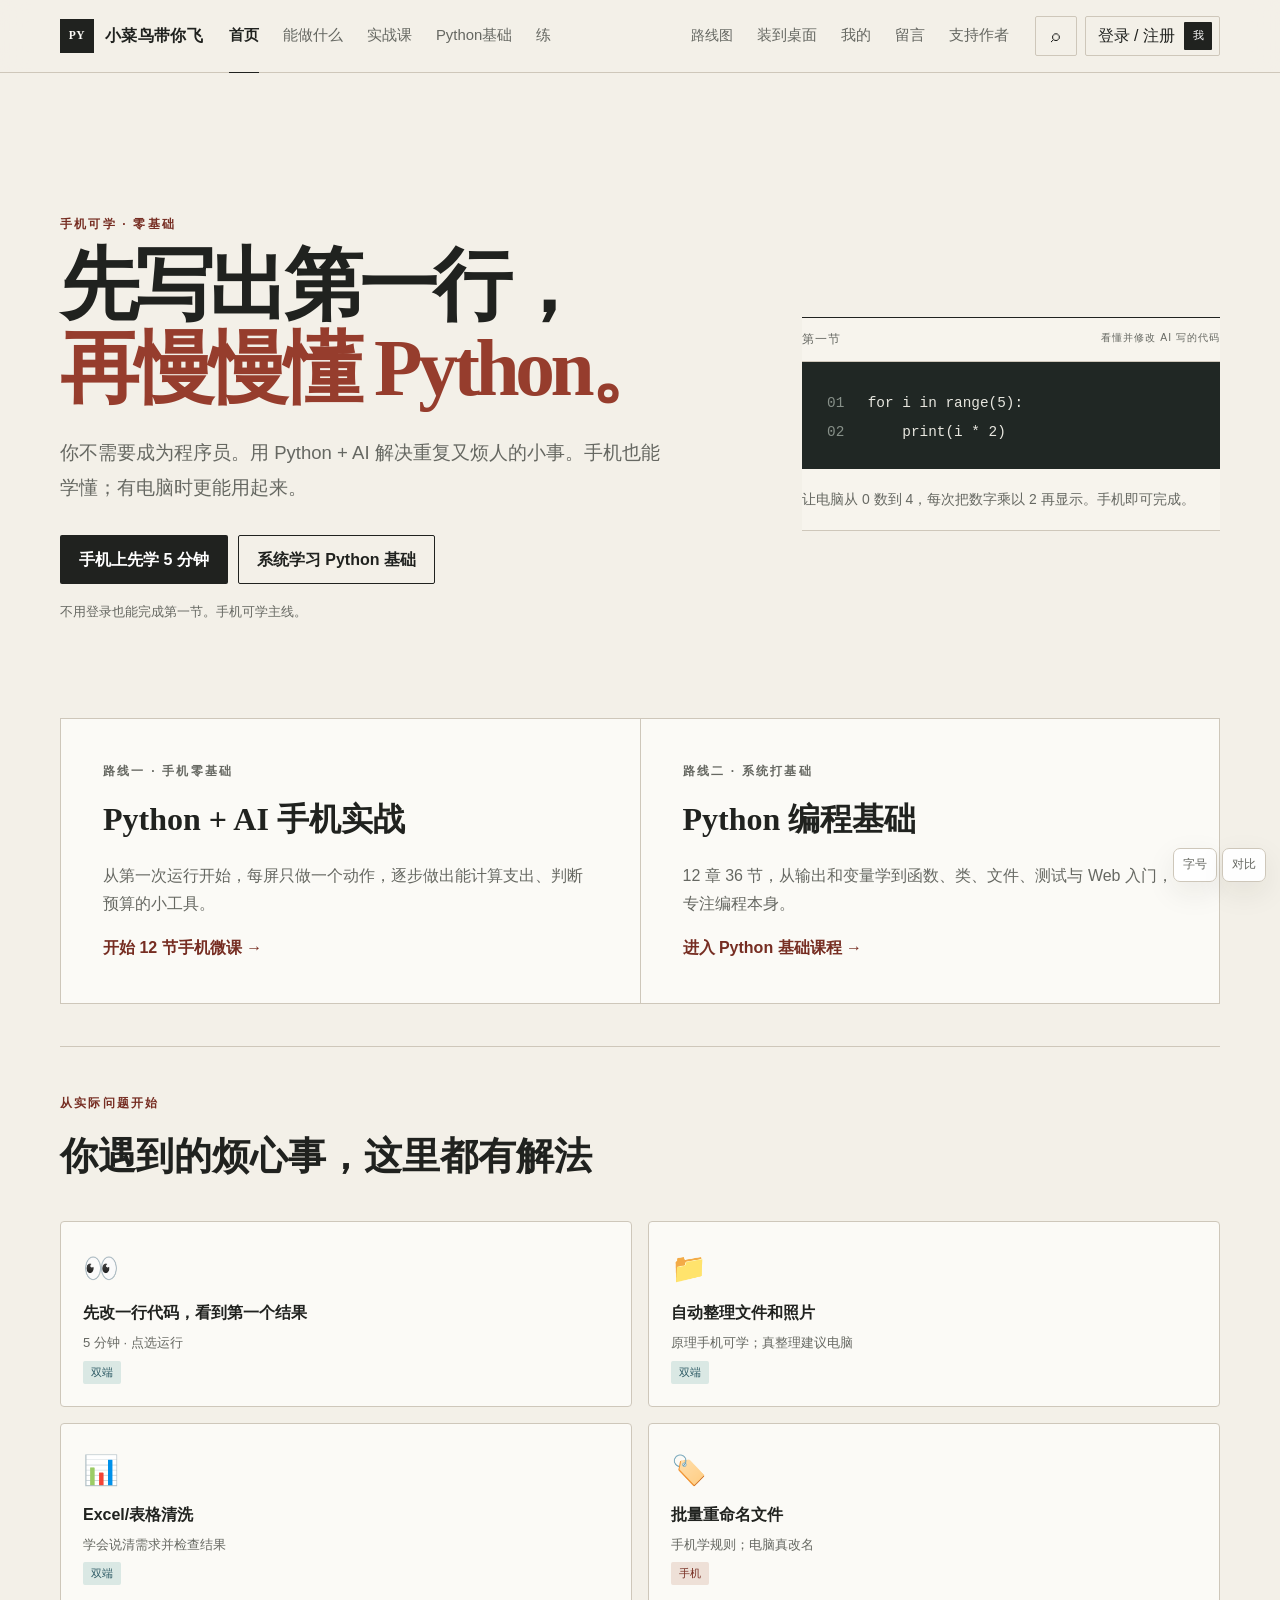
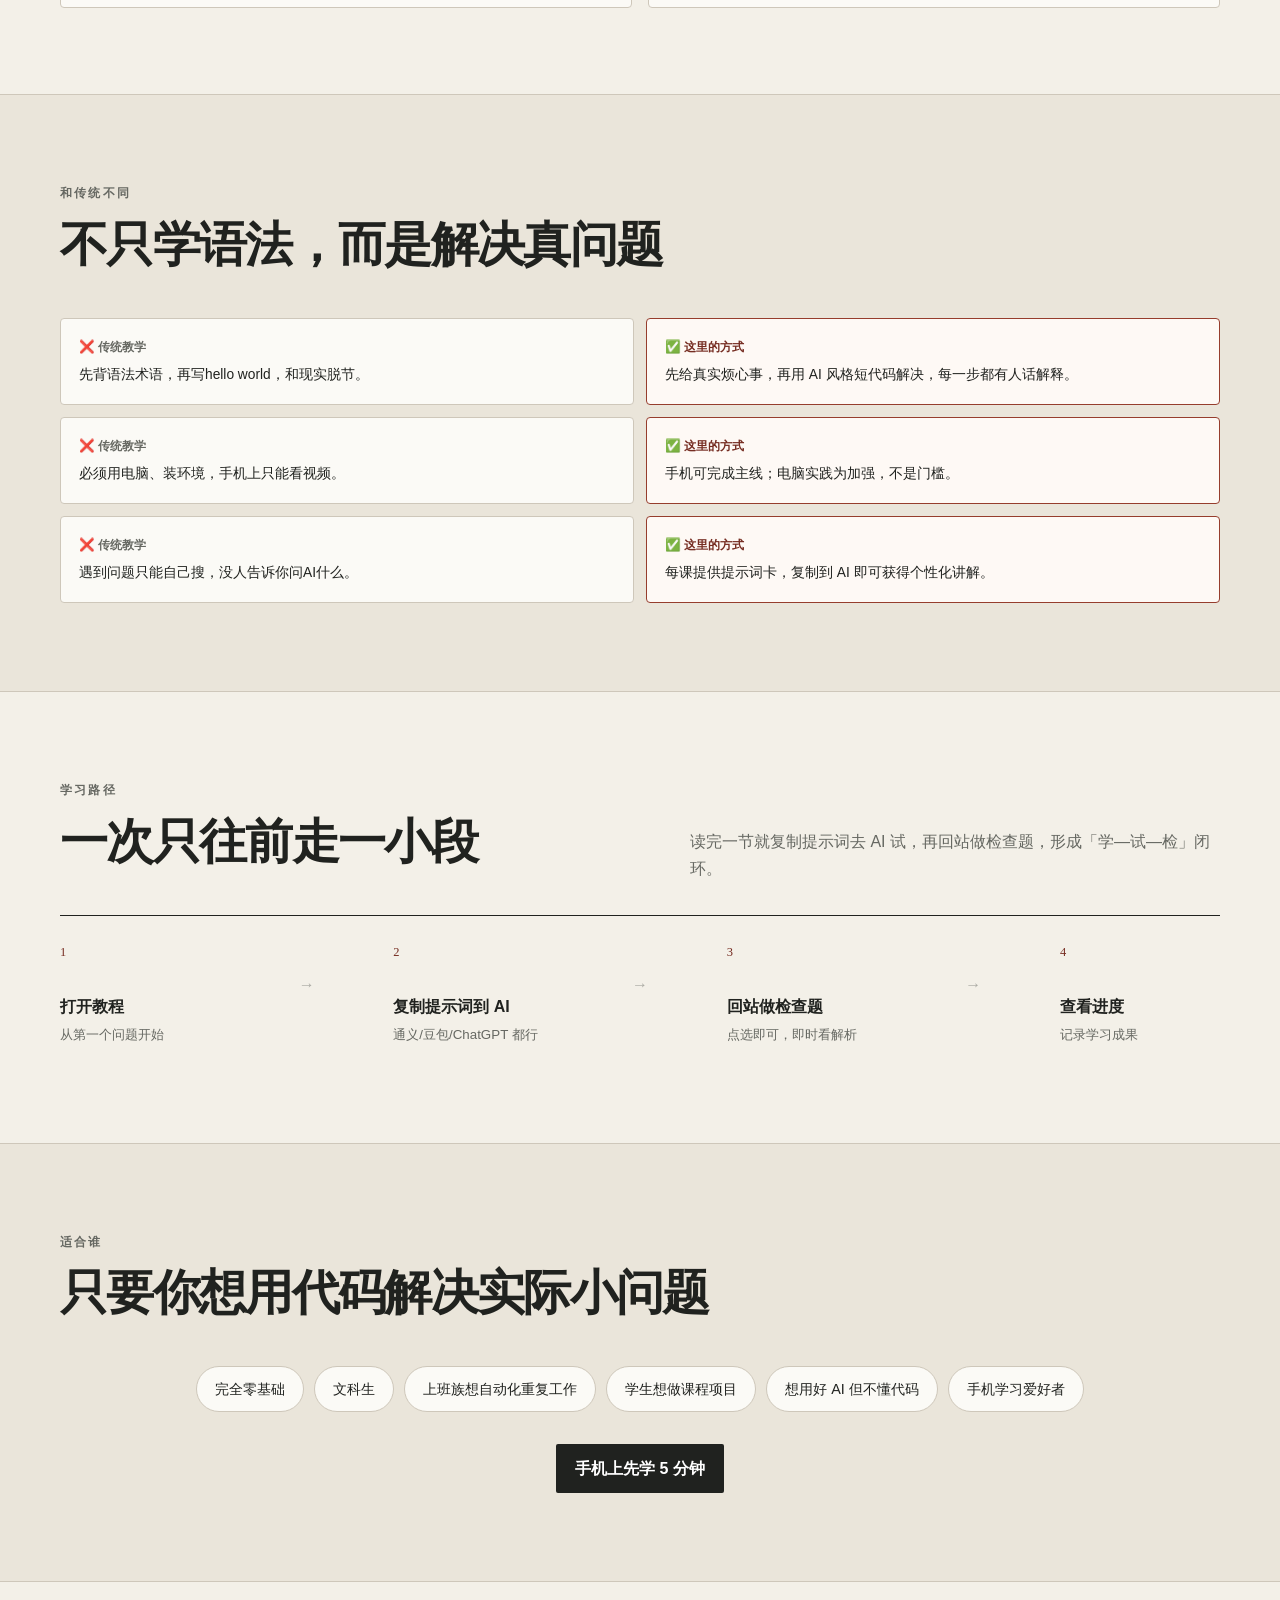
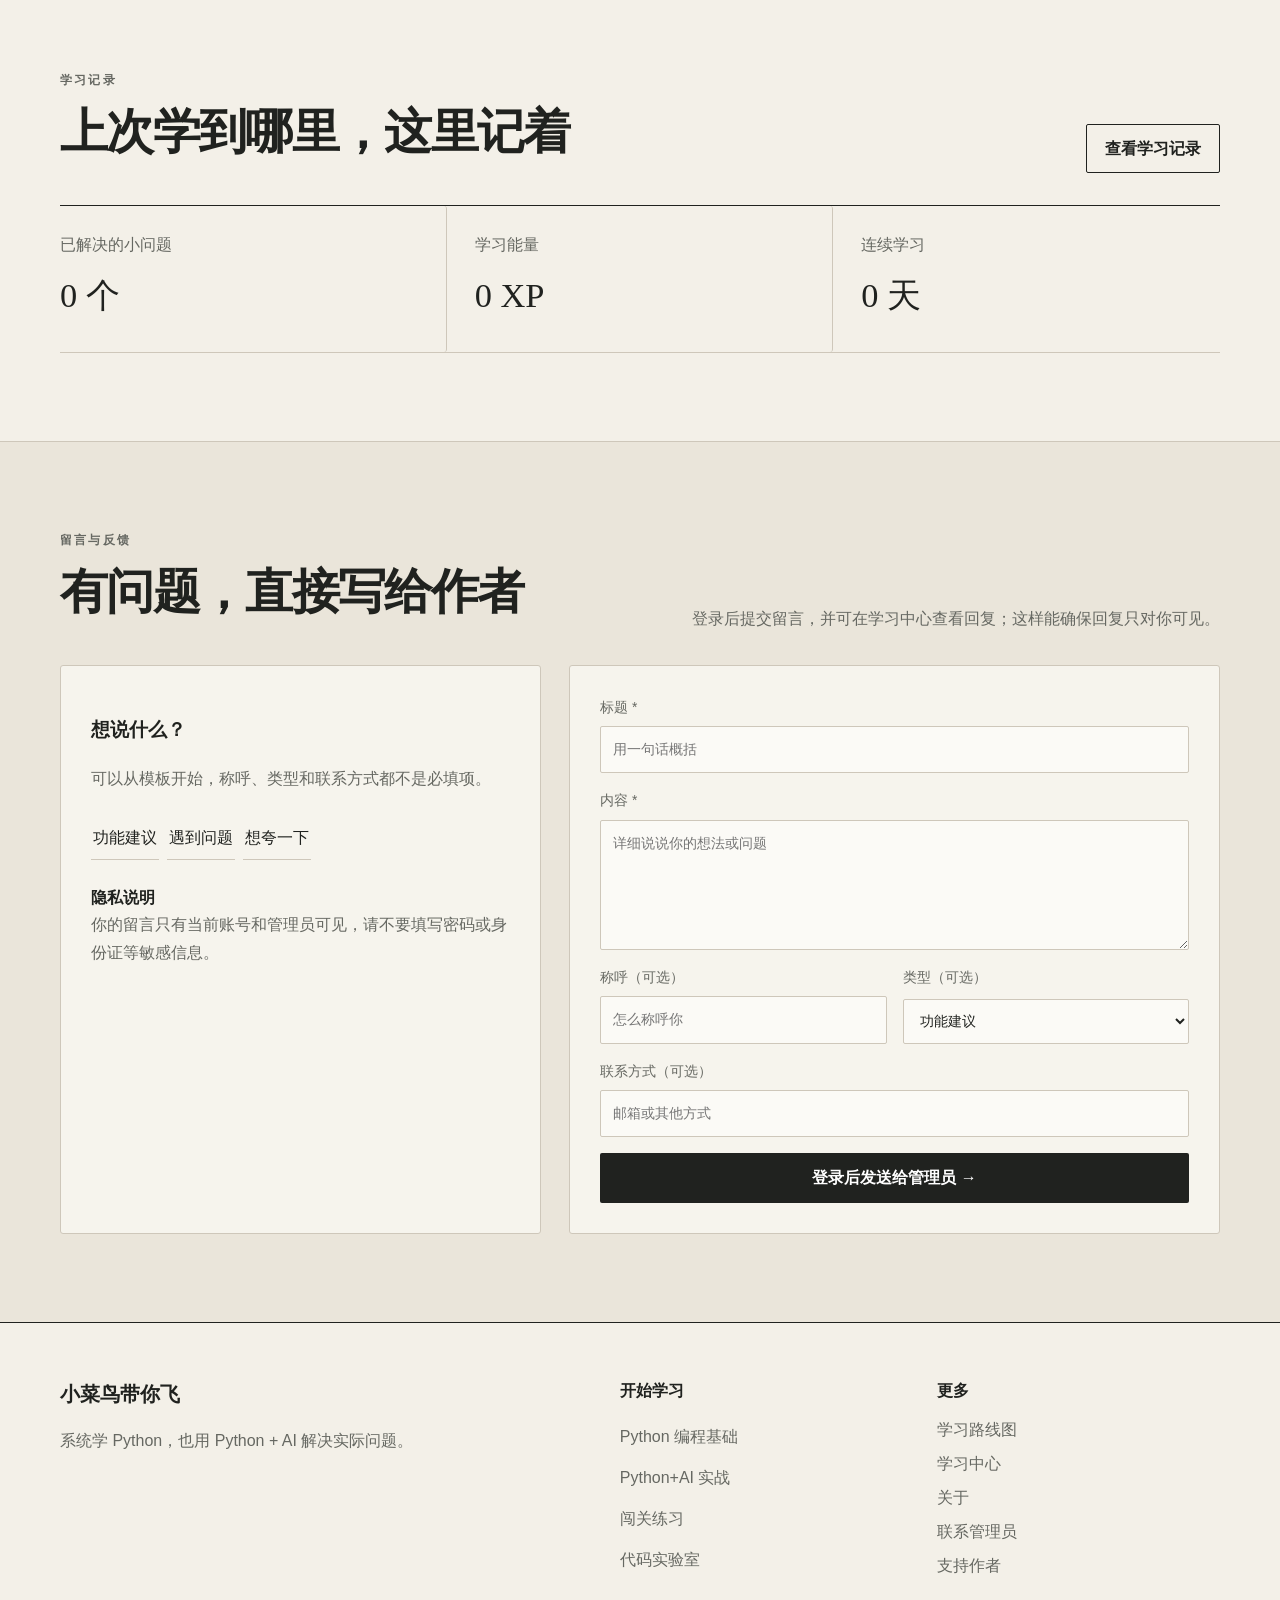
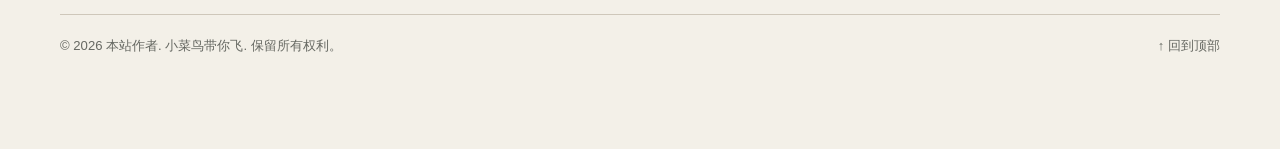
<file: index.html>
﻿<!doctype html>
<html lang="zh-CN">
<head>
  <meta charset="utf-8">
  <meta name="viewport" content="width=device-width,initial-scale=1">
  <meta name="theme-color" content="#f3f0e8">
  <meta name="description" content="用 Python + AI 解决实际问题的手机学习站。不用登录即可学第一课，手机可完成主线。">
  <meta property="og:title" content="小菜鸟带你飞｜用 Python+AI 解决实际问题">
  <meta property="og:description" content="先写出第一行，再慢慢懂 Python。手机也能学懂，有电脑时更能用起来。">
  <meta property="og:image" content="https://2002chen.github.io/assets/site-icon.png">
  <meta property="og:type" content="website">
  <meta property="og:url" content="https://2002chen.github.io/">
  <title>小菜鸟带你飞｜用 Python+AI 解决实际问题</title>
  <link rel="icon" type="image/png" href="assets/site-icon.png">
  <link rel="apple-touch-icon" href="assets/site-icon.png">
    <link rel="manifest" href="/manifest.json">
<link rel="stylesheet" href="site.css?v=20260725-notifications">
</head>
<body data-page="home">
  <header class="site-header">
    <nav class="site-nav shell" aria-label="主要导航">
      <a class="site-brand" href="index.html" aria-label="小菜鸟带你飞首页"><img src="assets/site-icon.png" alt="小菜鸟带你飞图标"><span>小菜鸟带你飞</span></a>
      <div class="site-links">
        <a class="active" href="index.html">首页</a><a href="scenes.html">能做什么</a><a href="tutorial.html">实战课</a><a href="python.html">Python基础</a><a href="quiz.html">练</a>
        <a class="secondary-link" href="roadmap.html">路线图</a><a href="install.html">装到桌面</a><a href="learning.html">我的</a><a href="#message">留言</a>
      </div>
      <div class="nav-actions">
        <button class="icon-button" type="button" data-open-search aria-label="打开全站搜索">⌕</button>
        <div class="account-wrap"><button class="account-button" type="button" data-account aria-label="打开账号菜单"><span>登录 / 注册</span></button><div class="account-menu" id="accountMenu"></div></div>
        <button class="menu-toggle" type="button" aria-label="打开导航菜单" aria-expanded="false"><span></span><span></span><span></span></button>
      </div>
    </nav>
  </header>

  <main id="main">
    <section class="announcement-shell shell" id="announcementShell" hidden aria-live="polite"><div class="announcement-content"><span>站点公告</span><button class="announcement-trigger" id="announcementOpen" type="button" aria-haspopup="dialog"><b id="announcementBannerTitle"></b><span id="announcementSummary"></span><i>查看完整公告</i></button><small id="announcementTime"></small></div><button type="button" id="dismissAnnouncement" aria-label="关闭公告">×</button></section>

    <!-- Hero -->
    <section class="home-hero shell">
      <div class="hero-copy">
        <p class="eyebrow">手机可学 · 零基础</p>
        <h1>先写出第一行，<br><em>再慢慢懂 Python。</em></h1>
        <p class="hero-lead">你不需要成为程序员。用 Python + AI 解决重复又烦人的小事。手机也能学懂；有电脑时更能用起来。</p>
        <div class="hero-actions"><a class="primary" id="startLearning" href="tutorial.html?lesson=mobile-lesson-01"><span>手机上先学 5 分钟</span></a><a class="secondary" href="python.html">系统学习 Python 基础</a></div>
        <p class="trial-note">不用登录也能完成第一节。手机可学主线。</p>
      </div>
      <aside class="hero-note" aria-label="第一课代码展示">
        <div class="hero-note-head"><span>第一节</span><small>看懂并修改 AI 写的代码</small></div>
        <pre><code><span>01</span> for i in range(5):
<span>02</span>     print(i * 2)</code></pre>
        <p>让电脑从 0 数到 4，每次把数字乘以 2 再显示。手机即可完成。</p>
      </aside>
    </section>

    <section class="course-track-intro shell" aria-labelledby="trackTitle">
      <article><p class="eyebrow">路线一 · 手机零基础</p><h2 id="trackTitle">Python + AI 手机实战</h2><p>从第一次运行开始，每屏只做一个动作，逐步做出能计算支出、判断预算的小工具。</p><a href="tutorial.html?lesson=mobile-lesson-01">开始 12 节手机微课 →</a></article>
      <article><p class="eyebrow">路线二 · 系统打基础</p><h2>Python 编程基础</h2><p>12 章 36 节，从输出和变量学到函数、类、文件、测试与 Web 入门，专注编程本身。</p><a href="python.html">进入 Python 基础课程 →</a></article>
    </section>

    <!-- 场景 4 卡片 -->
    <section class="scene-cards-section shell" aria-labelledby="sceneCardsTitle">
      <header><p class="eyebrow">从实际问题开始</p><h2 id="sceneCardsTitle">你遇到的烦心事，这里都有解法</h2></header>
      <div class="scene-card-grid">
        <a class="scene-card" href="tutorial.html?lesson=mobile-lesson-01">
          <span class="scene-icon">👀</span>
          <h3>先改一行代码，看到第一个结果</h3>
          <p class="scene-desc">5 分钟 · 点选运行</p>
          <span class="scene-tag both">双端</span>
        </a>
        <a class="scene-card" href="scenes.html#scene-batch-file">
          <span class="scene-icon">📁</span>
          <h3>自动整理文件和照片</h3>
          <p class="scene-desc">原理手机可学；真整理建议电脑</p>
          <span class="scene-tag both">双端</span>
        </a>
        <a class="scene-card" href="scenes.html#scene-excel-clean">
          <span class="scene-icon">📊</span>
          <h3>Excel/表格清洗</h3>
          <p class="scene-desc">学会说清需求并检查结果</p>
          <span class="scene-tag both">双端</span>
        </a>
        <a class="scene-card" href="scenes.html#scene-batch-rename">
          <span class="scene-icon">🏷️</span>
          <h3>批量重命名文件</h3>
          <p class="scene-desc">手机学规则；电脑真改名</p>
          <span class="scene-tag mobile">手机</span>
        </a>
      </div>
    </section>

    <!-- 和传统不同 -->
    <section class="section-block alt contrast-block">
      <div class="shell">
        <div class="section-head"><div><p class="eyebrow">和传统不同</p><h2>不只学语法，而是解决真问题</h2></div></div>
        <div class="contrast-grid">
          <div class="contrast-card">
            <span class="contrast-old">❌ 传统教学</span>
            <p>先背语法术语，再写hello world，和现实脱节。</p>
          </div>
          <div class="contrast-card highlight">
            <span class="contrast-new">✅ 这里的方式</span>
            <p>先给真实烦心事，再用 AI 风格短代码解决，每一步都有人话解释。</p>
          </div>
          <div class="contrast-card">
            <span class="contrast-old">❌ 传统教学</span>
            <p>必须用电脑、装环境，手机上只能看视频。</p>
          </div>
          <div class="contrast-card highlight">
            <span class="contrast-new">✅ 这里的方式</span>
            <p>手机可完成主线；电脑实践为加强，不是门槛。</p>
          </div>
          <div class="contrast-card">
            <span class="contrast-old">❌ 传统教学</span>
            <p>遇到问题只能自己搜，没人告诉你问AI什么。</p>
          </div>
          <div class="contrast-card highlight">
            <span class="contrast-new">✅ 这里的方式</span>
            <p>每课提供提示词卡，复制到 AI 即可获得个性化讲解。</p>
          </div>
        </div>
      </div>
    </section>

    <!-- 路径 4 步 -->
    <section class="section-block">
      <div class="shell">
        <div class="section-head"><div><p class="eyebrow">学习路径</p><h2>一次只往前走一小段</h2></div><p>读完一节就复制提示词去 AI 试，再回站做检查题，形成「学—试—检」闭环。</p></div>
        <div class="path-grid">
          <div class="path-step"><i>1</i><b>打开教程</b><small>从第一个问题开始</small></div><span class="path-arrow">→</span>
          <div class="path-step"><i>2</i><b>复制提示词到 AI</b><small>通义/豆包/ChatGPT 都行</small></div><span class="path-arrow">→</span>
          <div class="path-step"><i>3</i><b>回站做检查题</b><small>点选即可，即时看解析</small></div><span class="path-arrow">→</span>
          <div class="path-step"><i>4</i><b>查看进度</b><small>记录学习成果</small></div>
        </div>
      </div>
    </section>

    <!-- 适合谁 -->
    <section class="section-block alt">
      <div class="shell">
        <div class="section-head"><div><p class="eyebrow">适合谁</p><h2>只要你想用代码解决实际小问题</h2></div></div>
        <div class="audience-tags">
          <span class="audience-tag">完全零基础</span>
          <span class="audience-tag">文科生</span>
          <span class="audience-tag">上班族想自动化重复工作</span>
          <span class="audience-tag">学生想做课程项目</span>
          <span class="audience-tag">想用好 AI 但不懂代码</span>
          <span class="audience-tag">手机学习爱好者</span>
        </div>
        <div class="hero-actions" style="margin-top:32px;justify-content:center;">
          <a class="primary" href="tutorial.html?lesson=mobile-lesson-01"><span>手机上先学 5 分钟</span></a>
        </div>
      </div>
    </section>

    <!-- 学习记录 -->
    <section class="section-block">
      <div class="shell">
        <div class="section-head"><div><p class="eyebrow">学习记录</p><h2>上次学到哪里，这里记着</h2></div><a class="secondary" href="learning.html">查看学习记录</a></div>
        <div class="home-data"><article class="card data-card"><span>已解决的小问题</span><b id="homeProgress">0 个</b></article><article class="card data-card"><span>学习能量</span><b id="homeXp">0 XP</b></article><article class="card data-card"><span>连续学习</span><b id="homeStreak">0 天</b></article></div>
      </div>
    </section>

    <!-- 留言 -->
    <section class="section-block alt" id="message">
      <div class="shell">
        <div class="section-head"><div><p class="eyebrow">留言与反馈</p><h2>有问题，直接写给作者</h2></div><p>登录后提交留言，并可在学习中心查看回复；这样能确保回复只对你可见。</p></div>
        <div class="message-layout">
          <article class="card message-intro"><h3>想说什么？</h3><p class="muted">可以从模板开始，称呼、类型和联系方式都不是必填项。</p><div class="template-buttons"><button type="button" data-message-template="功能建议">功能建议</button><button type="button" data-message-template="遇到问题">遇到问题</button><button type="button" data-message-template="想夸一下">想夸一下</button></div><p><b>隐私说明</b><br><span class="muted">你的留言只有当前账号和管理员可见，请不要填写密码或身份证等敏感信息。</span></p></article>
          <form class="card message-form form-grid" id="messageForm">
            <label class="full"><span>标题 *</span><input id="messageTitle" maxlength="70" required placeholder="用一句话概括"></label>
            <label class="full"><span>内容 *</span><textarea id="messageContent" maxlength="1000" required placeholder="详细说说你的想法或问题"></textarea></label>
            <label><span>称呼（可选）</span><input id="messageName" maxlength="30" placeholder="怎么称呼你"></label>
            <label><span>类型（可选）</span><select id="messageType"><option>功能建议</option><option>遇到问题</option><option>想夸一下</option><option>其他反馈</option></select></label>
            <label class="full"><span>联系方式（可选）</span><input id="messageContact" maxlength="80" placeholder="邮箱或其他方式"></label>
            <button class="primary full" id="submitMessage" type="submit">登录后发送给管理员 →</button>
          </form>
        </div>
      </div>
    </section>
  </main>

  <div class="announcement-dialog" id="announcementDialog" aria-hidden="true" hidden><div class="announcement-backdrop" data-close-announcement></div><section role="dialog" aria-modal="true" aria-labelledby="announcementDialogTitle"><button class="dialog-close" type="button" data-close-announcement aria-label="关闭公告详情">×</button><p class="eyebrow">站点公告</p><h2 id="announcementDialogTitle"></h2><time id="announcementDialogTime"></time><article id="announcementFullContent"></article></section></div>

  <footer class="site-footer"><div class="shell"><div class="footer-grid"><div><div class="footer-brand">小菜鸟带你飞</div><p>系统学 Python，也用 Python + AI 解决实际问题。</p></div><div class="footer-links"><b>开始学习</b><a href="python.html">Python 编程基础</a><a href="tutorial.html">Python+AI 实战</a><a href="quiz.html">闯关练习</a><a href="lab.html">代码实验室</a></div><div class="footer-links"><b>更多</b><a href="roadmap.html">学习路线图</a><a href="learning.html">学习中心</a><a href="about.html">关于</a><a href="#message">联系管理员</a></div></div><div class="footer-bottom"><span>© 2026 本站作者. 小菜鸟带你飞. 保留所有权利。</span><a href="#main">↑ 回到顶部</a></div></div></footer>

  <div class="admin-panel" id="adminPanel" aria-hidden="true"><div class="admin-backdrop" data-close-admin></div><section class="admin-drawer"><div class="admin-head"><div><p class="eyebrow">管理员后台</p><h2>内容、数据与留言管理</h2></div><button class="icon-button" data-close-admin type="button" aria-label="关闭管理员后台">×</button></div><div class="admin-tabs"><button class="active" data-admin-tab="analytics" type="button">数据看板</button><button data-admin-tab="questions" type="button">题库管理</button><button data-admin-tab="course" type="button">课程管理</button><button data-admin-tab="messages" type="button">用户留言</button><button data-admin-tab="announcements" type="button">站点公告</button></div>
    <div class="admin-view active" id="adminAnalytics"><div class="analytics-toolbar"><div><p class="eyebrow">站点数据</p><h3>访问与学习概况</h3></div><label><span>统计周期</span><select id="analyticsDays"><option value="7">近 7 天</option><option value="30" selected>近 30 天</option><option value="90">近 90 天</option></select></label><button class="secondary" id="refreshAnalytics" type="button">刷新数据</button></div><div class="analytics-stats" id="analyticsStats"><p class="empty-state">正在读取数据…</p></div><div class="analytics-chart-wrap"><div class="analytics-chart-head"><div><h3>访问趋势</h3><p>每日访问量与独立访客</p></div><span id="analyticsChartHint"></span></div><div class="analytics-chart" id="analyticsChart" role="img" aria-label="每日访问量趋势图"></div></div><div class="analytics-lower"><section><div class="analytics-section-head"><h3>热门页面</h3><span>按访问量排序</span></div><div class="analytics-pages" id="analyticsPages"></div></section><section><div class="analytics-section-head"><h3>最近访问</h3><span>最近 12 条</span></div><div class="analytics-recent" id="analyticsRecent"></div></section></div></div>
    <div class="admin-view" id="adminQuestions"><form id="questionForm" class="question-form"><input type="hidden" id="questionId"><label><span>难度</span><select id="questionLevel"><option value="beginner">零基础</option><option value="basic">基础</option><option value="advanced">进阶</option></select></label><label><span>知识点</span><input id="questionTopic" required></label><label class="wide"><span>题目</span><textarea id="questionText" required></textarea></label><label class="wide"><span>选项（每行一个）</span><textarea id="questionOptions" required></textarea></label><label><span>正确答案序号</span><input id="questionCorrect" type="number" min="1" max="10" value="1" required></label><label><span>排序</span><input id="questionPosition" type="number" min="0" value="0"></label><label class="wide"><span>解析</span><textarea id="questionExplanation"></textarea></label><label><input id="questionActive" type="checkbox" checked> 立即上架</label><div class="admin-form-actions wide"><button class="secondary" type="button" id="questionCancel">清空</button><button class="primary" type="submit">保存题目</button></div></form><div class="admin-list" id="questionList"></div></div>
    <div class="admin-view" id="adminCourse"><form id="chapterForm" class="question-form"><input type="hidden" id="chapterId"><label class="wide"><span>章节名称</span><input id="chapterTitle" required></label><label><span>难度</span><select id="chapterLevel"><option value="beginner">零基础</option><option value="basic">基础</option><option value="advanced">进阶</option></select></label><label><span>排序</span><input id="chapterPosition" type="number" min="1" value="1" required></label><label><span>图标</span><input id="chapterIcon" value="▤"></label><label><span>预计分钟</span><input id="chapterMinutes" type="number" min="1" value="60"></label><label class="wide"><span>章节介绍</span><textarea id="chapterDescription" required></textarea></label><label><input id="chapterActive" type="checkbox" checked> 立即上架</label><div class="admin-form-actions wide"><button class="secondary" type="button" id="chapterCancel">清空</button><button class="primary" type="submit">保存章节</button></div></form><div class="admin-list" id="chapterAdminList"></div></div>
    <div class="admin-view" id="adminMessages"><div class="mode-tabs"><select id="messageStatusFilter"><option value="">全部状态</option><option value="new">未读</option><option value="processing">已读</option><option value="resolved">已回复</option></select><button class="secondary" id="refreshMessages" type="button">刷新</button></div><div class="admin-list" id="messageList"></div></div>
    <div class="admin-view" id="adminAnnouncements"><form id="announcementForm" class="question-form"><input type="hidden" id="announcementId"><label class="wide"><span>公告标题</span><input id="announcementTitle" maxlength="80" required placeholder="例如：题库更新说明"></label><label class="wide"><span>公告内容</span><textarea id="announcementContent" maxlength="1000" required placeholder="写下用户需要知道的内容"></textarea></label><label><input id="announcementPublished" type="checkbox" checked> 立即发布</label><div class="admin-form-actions wide"><button class="secondary" id="announcementCancel" type="button">清空</button><button class="primary" type="submit">保存公告</button></div></form><div class="admin-list" id="announcementList"></div></div>
  </section></div>

  <script src="assets/supabase.min.js?v=2.110.8"></script>
  <script src="supabase-config.js?v=20260725"></script>
  <script src="site.js?v=20260725-notifications"></script>
  <script src="home.js?v=20260725-announcement"></script>

<script>
if ('serviceWorker' in navigator) {
  window.addEventListener('load', function() {
    navigator.serviceWorker.register('/sw.js').then(function(reg) {
      console.log('SW registered');
    }).catch(function(err) {
      console.log('SW failed:', err);
    });
  });
}
</script>
</body>
</html>
</file>
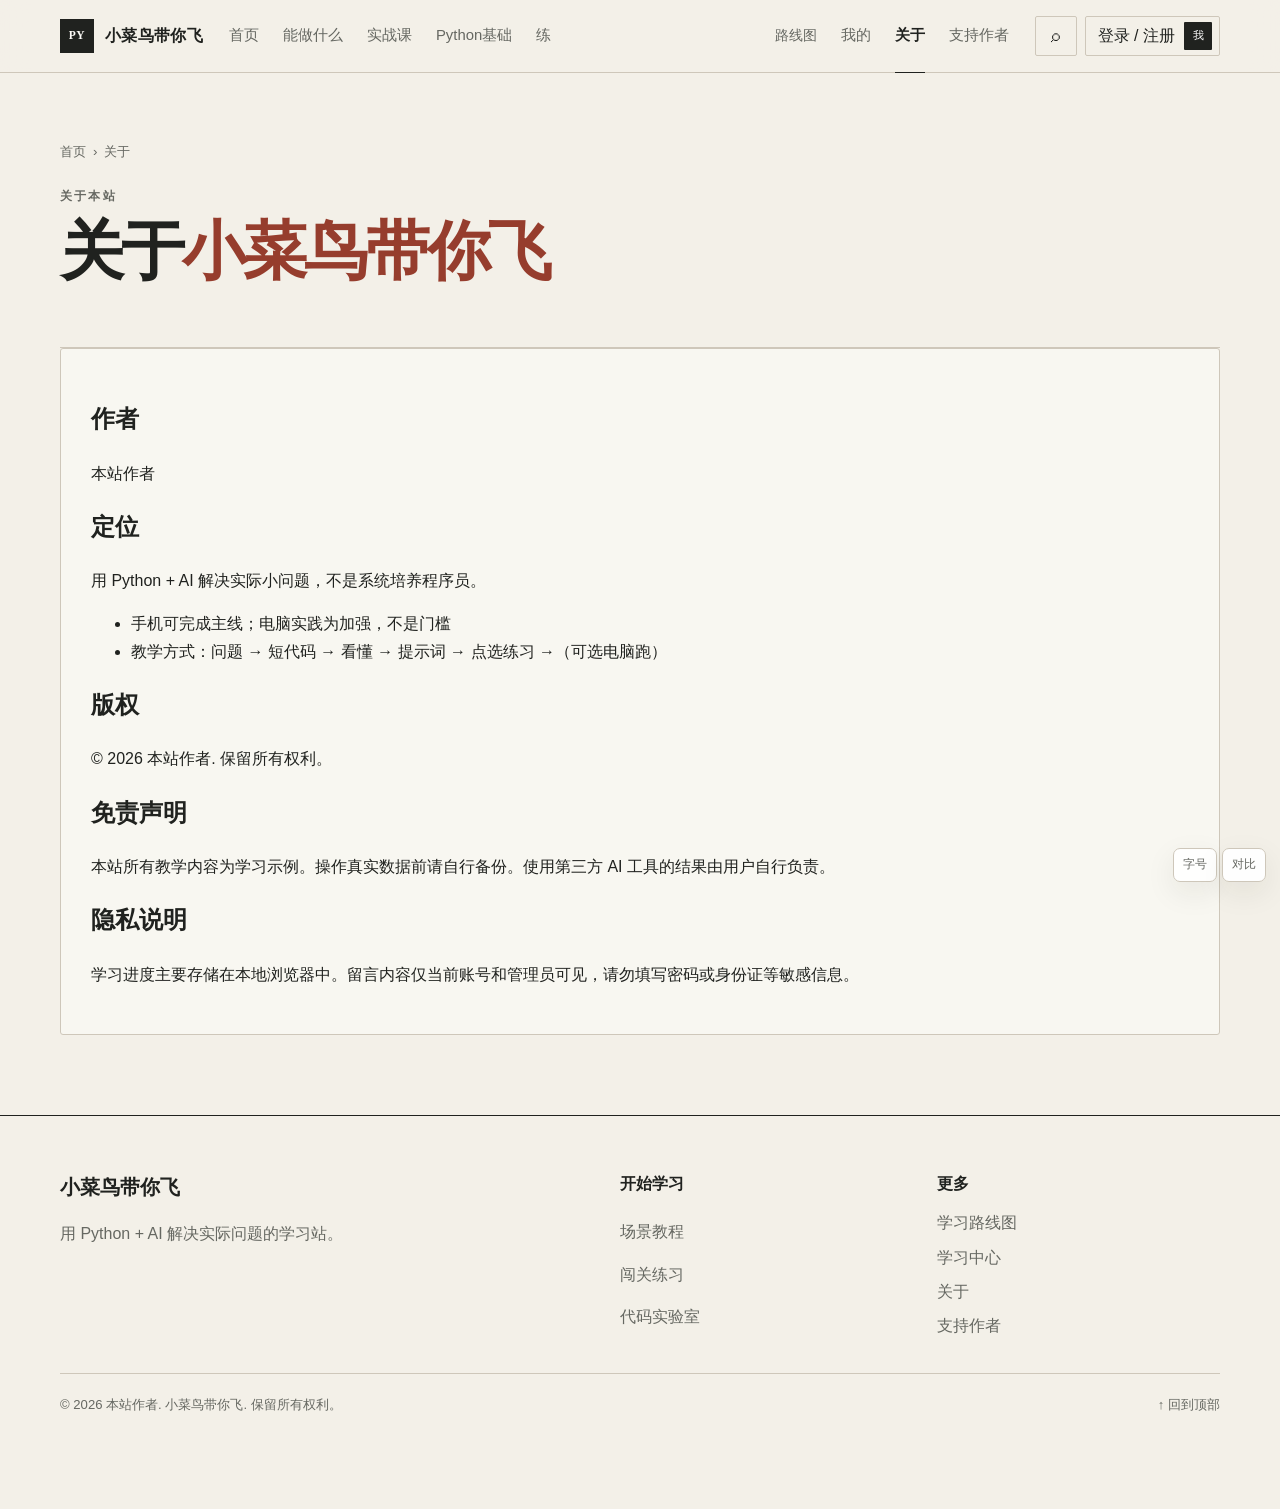
<file: about.html>
<!doctype html>
<html lang="zh-CN">
<head>
  <meta charset="utf-8"><meta name="viewport" content="width=device-width,initial-scale=1"><meta name="theme-color" content="#f3f0e8">
  <meta name="description" content="关于小菜鸟带你飞——作者、版权与免责说明。">
  <meta property="og:title" content="关于｜小菜鸟带你飞">
  <meta property="og:description" content="用 Python + AI 解决实际问题。作者：本站作者。">
  <meta property="og:image" content="https://2002chen.github.io/assets/site-icon.png">
  <title>关于｜小菜鸟带你飞</title><link rel="icon" href="assets/site-icon.png"><link rel="stylesheet" href="site.css?v=20260725-notifications">
</head>
<body data-page="about">
  <header class="site-header"><nav class="site-nav shell" aria-label="主要导航"><a class="site-brand" href="index.html"><img src="assets/site-icon.png" alt="小菜鸟带你飞图标"><span>小菜鸟带你飞</span></a><div class="site-links"><a href="index.html">首页</a><a href="scenes.html">能做什么</a><a href="tutorial.html">实战课</a><a href="python.html">Python基础</a><a href="quiz.html">练</a><a class="secondary-link" href="roadmap.html">路线图</a><a href="learning.html">我的</a><a class="active" href="about.html">关于</a></div><div class="nav-actions"><button class="icon-button" type="button" data-open-search aria-label="打开全站搜索">⌕</button><div class="account-wrap"><button class="account-button" type="button" data-account><span>登录 / 注册</span></button><div class="account-menu" id="accountMenu"></div></div><button class="menu-toggle" type="button" aria-label="打开导航菜单" aria-expanded="false"><span></span><span></span><span></span></button></div></nav></header>
  <main id="main">
    <section class="page-hero shell">
      <div class="breadcrumbs"><a href="index.html">首页</a><span>›</span><span>关于</span></div>
      <p class="eyebrow">关于本站</p>
      <h1>关于<em>小菜鸟带你飞</em></h1>
    </section>
    <section class="shell" style="padding-bottom:80px;">
      <div class="message-layout" style="grid-template-columns:1fr;">
        <article class="card" style="padding:30px;">
          <h2>作者</h2>
          <p>本站作者</p>
          <h2>定位</h2>
          <p>用 Python + AI 解决实际小问题，不是系统培养程序员。</p>
          <ul>
            <li>手机可完成主线；电脑实践为加强，不是门槛</li>
            <li>教学方式：问题 → 短代码 → 看懂 → 提示词 → 点选练习 →（可选电脑跑）</li>
          </ul>
          <h2>版权</h2>
          <p>© 2026 本站作者. 保留所有权利。</p>
          <h2>免责声明</h2>
          <p>本站所有教学内容为学习示例。操作真实数据前请自行备份。使用第三方 AI 工具的结果由用户自行负责。</p>
          <h2>隐私说明</h2>
          <p>学习进度主要存储在本地浏览器中。留言内容仅当前账号和管理员可见，请勿填写密码或身份证等敏感信息。</p>
        </article>
      </div>
    </section>
  </main>
  <footer class="site-footer"><div class="shell"><div class="footer-grid"><div><div class="footer-brand">小菜鸟带你飞</div><p>用 Python + AI 解决实际问题的学习站。</p></div><div class="footer-links"><b>开始学习</b><a href="tutorial.html">场景教程</a><a href="quiz.html">闯关练习</a><a href="lab.html">代码实验室</a></div><div class="footer-links"><b>更多</b><a href="roadmap.html">学习路线图</a><a href="learning.html">学习中心</a><a href="about.html">关于</a></div></div><div class="footer-bottom"><span>© 2026 本站作者. 小菜鸟带你飞. 保留所有权利。</span><a href="#main">↑ 回到顶部</a></div></div></footer>
  <script src="assets/supabase.min.js?v=2.110.8"></script><script src="supabase-config.js?v=20260725"></script>
  <script src="site.js?v=20260725-notifications"></script>
  <script>
  if ('serviceWorker' in navigator) {
    window.addEventListener('load', function() {
      navigator.serviceWorker.register('/sw.js').then(function(reg) {
        console.log('SW registered');
      }).catch(function(err) {
        console.log('SW failed:', err);
      });
    });
  }
  </script>
</body>
</html>
</file>
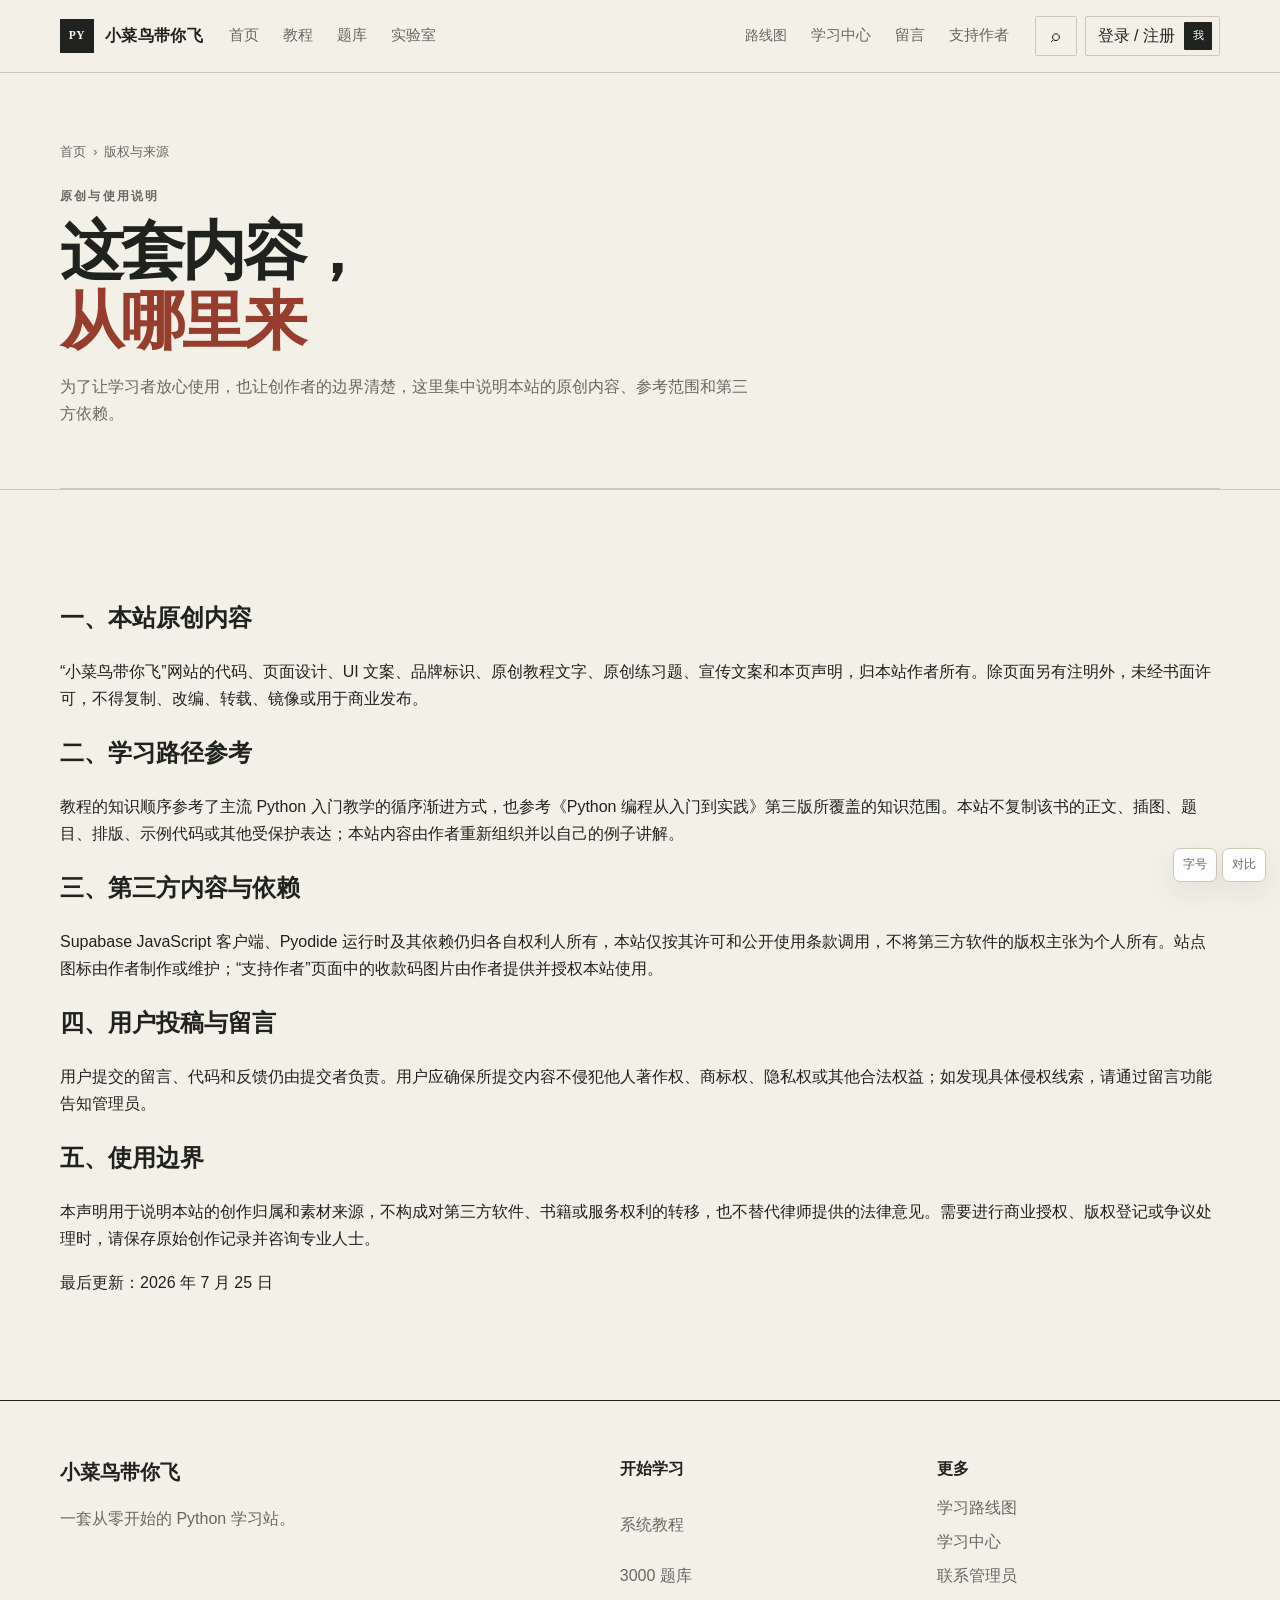
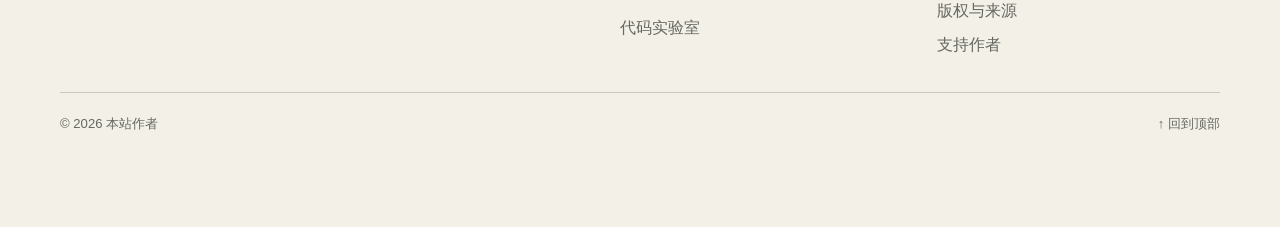
<file: copyright.html>
<!doctype html>
<html lang="zh-CN">
<head>
  <meta charset="utf-8">
  <meta name="viewport" content="width=device-width,initial-scale=1">
  <meta name="theme-color" content="#f3f0e8">
  <meta name="description" content="小菜鸟带你飞的版权、原创与第三方来源说明。">
  <title>版权与来源｜小菜鸟带你飞</title>
  <link rel="icon" href="assets/site-icon.png">
  <link rel="stylesheet" href="site.css?v=20260725-notifications">
</head>
<body data-page="copyright">
  <header class="site-header"><nav class="site-nav shell" aria-label="主要导航">
    <a class="site-brand" href="index.html" aria-label="小菜鸟带你飞首页"><img src="assets/site-icon.png" alt="小菜鸟带你飞图标"><span>小菜鸟带你飞</span></a>
    <div class="site-links"><a href="index.html">首页</a><a href="tutorial.html">教程</a><a href="quiz.html">题库</a><a href="lab.html">实验室</a><a class="secondary-link" href="roadmap.html">路线图</a><a href="learning.html">学习中心</a><a href="index.html#message">留言</a></div>
    <div class="nav-actions"><button class="icon-button" type="button" data-open-search aria-label="打开全站搜索">⌕</button><div class="account-wrap"><button class="account-button" type="button" data-account aria-label="打开账号菜单"><span>登录 / 注册</span></button><div class="account-menu" id="accountMenu"></div></div><button class="menu-toggle" type="button" aria-label="打开导航菜单" aria-expanded="false"><span></span><span></span><span></span></button></div>
  </nav></header>
  <main id="main"><section class="page-hero shell"><div class="breadcrumbs"><a href="index.html">首页</a><span>›</span><span>版权与来源</span></div><p class="eyebrow">原创与使用说明</p><h1>这套内容，<br><em>从哪里来</em></h1><p>为了让学习者放心使用，也让创作者的边界清楚，这里集中说明本站的原创内容、参考范围和第三方依赖。</p></section>
    <section class="section-block"><div class="shell legal-copy">
      <h2>一、本站原创内容</h2>
      <p>“小菜鸟带你飞”网站的代码、页面设计、UI 文案、品牌标识、原创教程文字、原创练习题、宣传文案和本页声明，归本站作者所有。除页面另有注明外，未经书面许可，不得复制、改编、转载、镜像或用于商业发布。</p>
      <h2>二、学习路径参考</h2>
      <p>教程的知识顺序参考了主流 Python 入门教学的循序渐进方式，也参考《Python 编程从入门到实践》第三版所覆盖的知识范围。本站不复制该书的正文、插图、题目、排版、示例代码或其他受保护表达；本站内容由作者重新组织并以自己的例子讲解。</p>
      <h2>三、第三方内容与依赖</h2>
      <p>Supabase JavaScript 客户端、Pyodide 运行时及其依赖仍归各自权利人所有，本站仅按其许可和公开使用条款调用，不将第三方软件的版权主张为个人所有。站点图标由作者制作或维护；“支持作者”页面中的收款码图片由作者提供并授权本站使用。</p>
      <h2>四、用户投稿与留言</h2>
      <p>用户提交的留言、代码和反馈仍由提交者负责。用户应确保所提交内容不侵犯他人著作权、商标权、隐私权或其他合法权益；如发现具体侵权线索，请通过留言功能告知管理员。</p>
      <h2>五、使用边界</h2>
      <p>本声明用于说明本站的创作归属和素材来源，不构成对第三方软件、书籍或服务权利的转移，也不替代律师提供的法律意见。需要进行商业授权、版权登记或争议处理时，请保存原始创作记录并咨询专业人士。</p>
      <p class="legal-updated">最后更新：2026 年 7 月 25 日</p>
    </div></section>
  </main>
  <footer class="site-footer"><div class="shell"><div class="footer-grid"><div><div class="footer-brand">小菜鸟带你飞</div><p>一套从零开始的 Python 学习站。</p></div><div class="footer-links"><b>开始学习</b><a href="tutorial.html">系统教程</a><a href="quiz.html">3000 题库</a><a href="lab.html">代码实验室</a></div><div class="footer-links"><b>更多</b><a href="roadmap.html">学习路线图</a><a href="learning.html">学习中心</a><a href="index.html#message">联系管理员</a><a href="copyright.html">版权与来源</a></div></div><div class="footer-bottom"><span>© 2026 本站作者</span><a href="#main">↑ 回到顶部</a></div></div></footer>
  <script src="assets/supabase.min.js?v=2.110.8"></script><script src="supabase-config.js?v=20260725"></script><script src="site.js?v=20260725-notifications"></script>
</body>
</html>
</file>
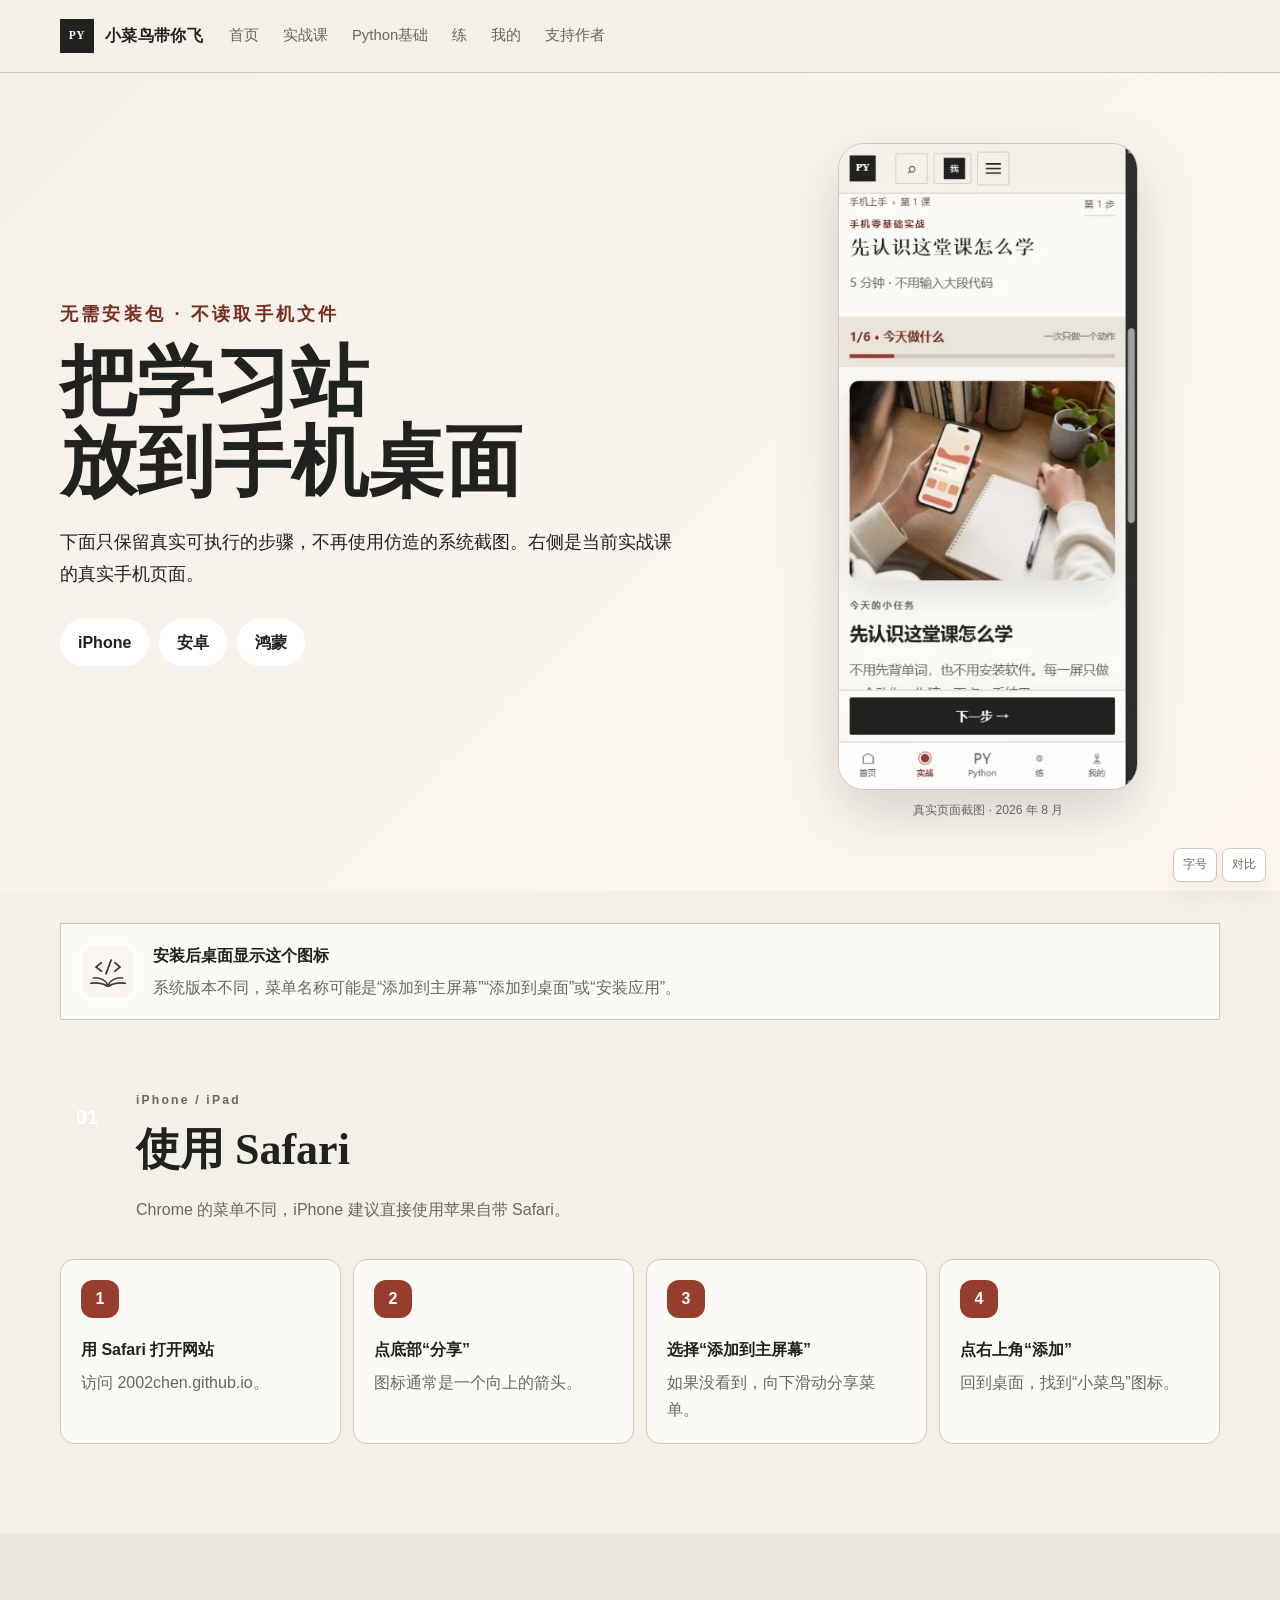
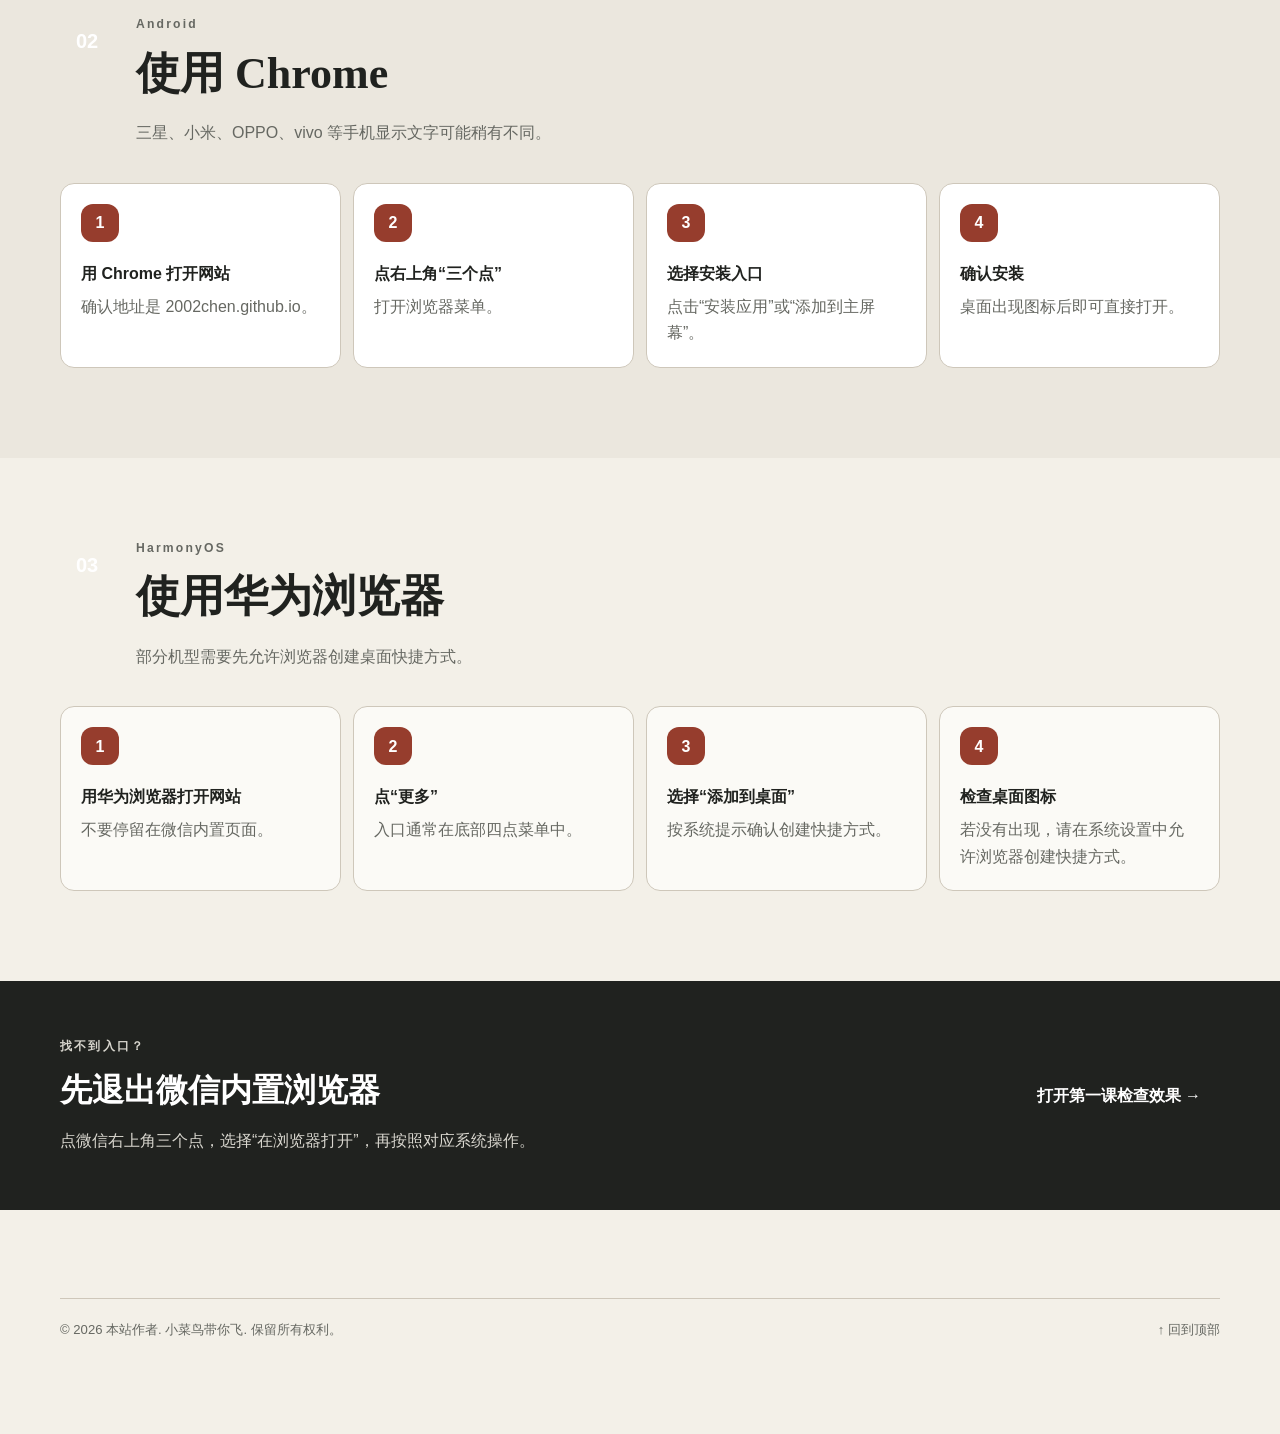
<file: install.html>
<!doctype html>
<html lang="zh-CN">
<head>
  <meta charset="utf-8"><meta name="viewport" content="width=device-width,initial-scale=1,viewport-fit=cover"><meta name="theme-color" content="#20221f">
  <meta name="description" content="把小菜鸟带你飞添加到 iPhone、安卓或鸿蒙桌面，使用真实学习页面说明。">
  <title>添加到手机桌面｜小菜鸟带你飞</title>
  <link rel="icon" href="assets/site-icon.png"><link rel="apple-touch-icon" href="assets/pwa-icon-192.png"><link rel="stylesheet" href="site.css?v=20260803-mobile-course">
</head>
<body data-page="install">
  <header class="site-header"><nav class="site-nav shell" aria-label="主要导航"><a class="site-brand" href="index.html"><img src="assets/site-icon.png" alt="小菜鸟带你飞图标"><span>小菜鸟带你飞</span></a><div class="site-links"><a href="index.html">首页</a><a href="tutorial.html">实战课</a><a href="python.html">Python基础</a><a href="quiz.html">练</a><a href="learning.html">我的</a></div></nav></header>
  <main id="main">
    <section class="install-hero"><div class="shell install-hero-inner"><div><p class="eyebrow">无需安装包 · 不读取手机文件</p><h1>把学习站<br><em>放到手机桌面</em></h1><p>下面只保留真实可执行的步骤，不再使用仿造的系统截图。右侧是当前实战课的真实手机页面。</p><div class="install-jump"><a href="#ios">iPhone</a><a href="#android">安卓</a><a href="#harmony">鸿蒙</a></div></div><figure class="real-screen"><img src="assets/course/tutorial-mobile-real.webp" alt="手机浏览器中真实打开的零基础实战课页面"><figcaption>真实页面截图 · 2026 年 8 月</figcaption></figure></div></section>

    <section class="install-truth shell"><img src="assets/pwa-icon-192.png" alt="小菜鸟带你飞桌面图标"><div><b>安装后桌面显示这个图标</b><p>系统版本不同，菜单名称可能是“添加到主屏幕”“添加到桌面”或“安装应用”。</p></div></section>

    <section class="install-platform shell" id="ios"><div class="install-platform-head"><span>01</span><div><p class="eyebrow">iPhone / iPad</p><h2>使用 Safari</h2><p>Chrome 的菜单不同，iPhone 建议直接使用苹果自带 Safari。</p></div></div><ol class="install-real-steps"><li><i>1</i><div><b>用 Safari 打开网站</b><p>访问 2002chen.github.io。</p></div></li><li><i>2</i><div><b>点底部“分享”</b><p>图标通常是一个向上的箭头。</p></div></li><li><i>3</i><div><b>选择“添加到主屏幕”</b><p>如果没看到，向下滑动分享菜单。</p></div></li><li><i>4</i><div><b>点右上角“添加”</b><p>回到桌面，找到“小菜鸟”图标。</p></div></li></ol></section>

    <section class="install-platform install-platform-alt" id="android"><div class="shell"><div class="install-platform-head"><span>02</span><div><p class="eyebrow">Android</p><h2>使用 Chrome</h2><p>三星、小米、OPPO、vivo 等手机显示文字可能稍有不同。</p></div></div><ol class="install-real-steps"><li><i>1</i><div><b>用 Chrome 打开网站</b><p>确认地址是 2002chen.github.io。</p></div></li><li><i>2</i><div><b>点右上角“三个点”</b><p>打开浏览器菜单。</p></div></li><li><i>3</i><div><b>选择安装入口</b><p>点击“安装应用”或“添加到主屏幕”。</p></div></li><li><i>4</i><div><b>确认安装</b><p>桌面出现图标后即可直接打开。</p></div></li></ol></div></section>

    <section class="install-platform shell" id="harmony"><div class="install-platform-head"><span>03</span><div><p class="eyebrow">HarmonyOS</p><h2>使用华为浏览器</h2><p>部分机型需要先允许浏览器创建桌面快捷方式。</p></div></div><ol class="install-real-steps"><li><i>1</i><div><b>用华为浏览器打开网站</b><p>不要停留在微信内置页面。</p></div></li><li><i>2</i><div><b>点“更多”</b><p>入口通常在底部四点菜单中。</p></div></li><li><i>3</i><div><b>选择“添加到桌面”</b><p>按系统提示确认创建快捷方式。</p></div></li><li><i>4</i><div><b>检查桌面图标</b><p>若没有出现，请在系统设置中允许浏览器创建快捷方式。</p></div></li></ol></section>

    <section class="install-help"><div class="shell install-help-inner"><div><p class="eyebrow">找不到入口？</p><h2>先退出微信内置浏览器</h2><p>点微信右上角三个点，选择“在浏览器打开”，再按照对应系统操作。</p></div><a class="primary" href="tutorial.html?lesson=mobile-lesson-01">打开第一课检查效果 →</a></div></section>
  </main>
  <footer class="site-footer"><div class="shell"><div class="footer-bottom"><span>© 2026 本站作者. 小菜鸟带你飞. 保留所有权利。</span><a href="#main">↑ 回到顶部</a></div></div></footer>
  <script src="assets/supabase.min.js?v=2.110.8"></script><script src="supabase-config.js?v=20260725"></script><script src="site.js?v=20260725-notifications"></script>
</body>
</html>
</file>
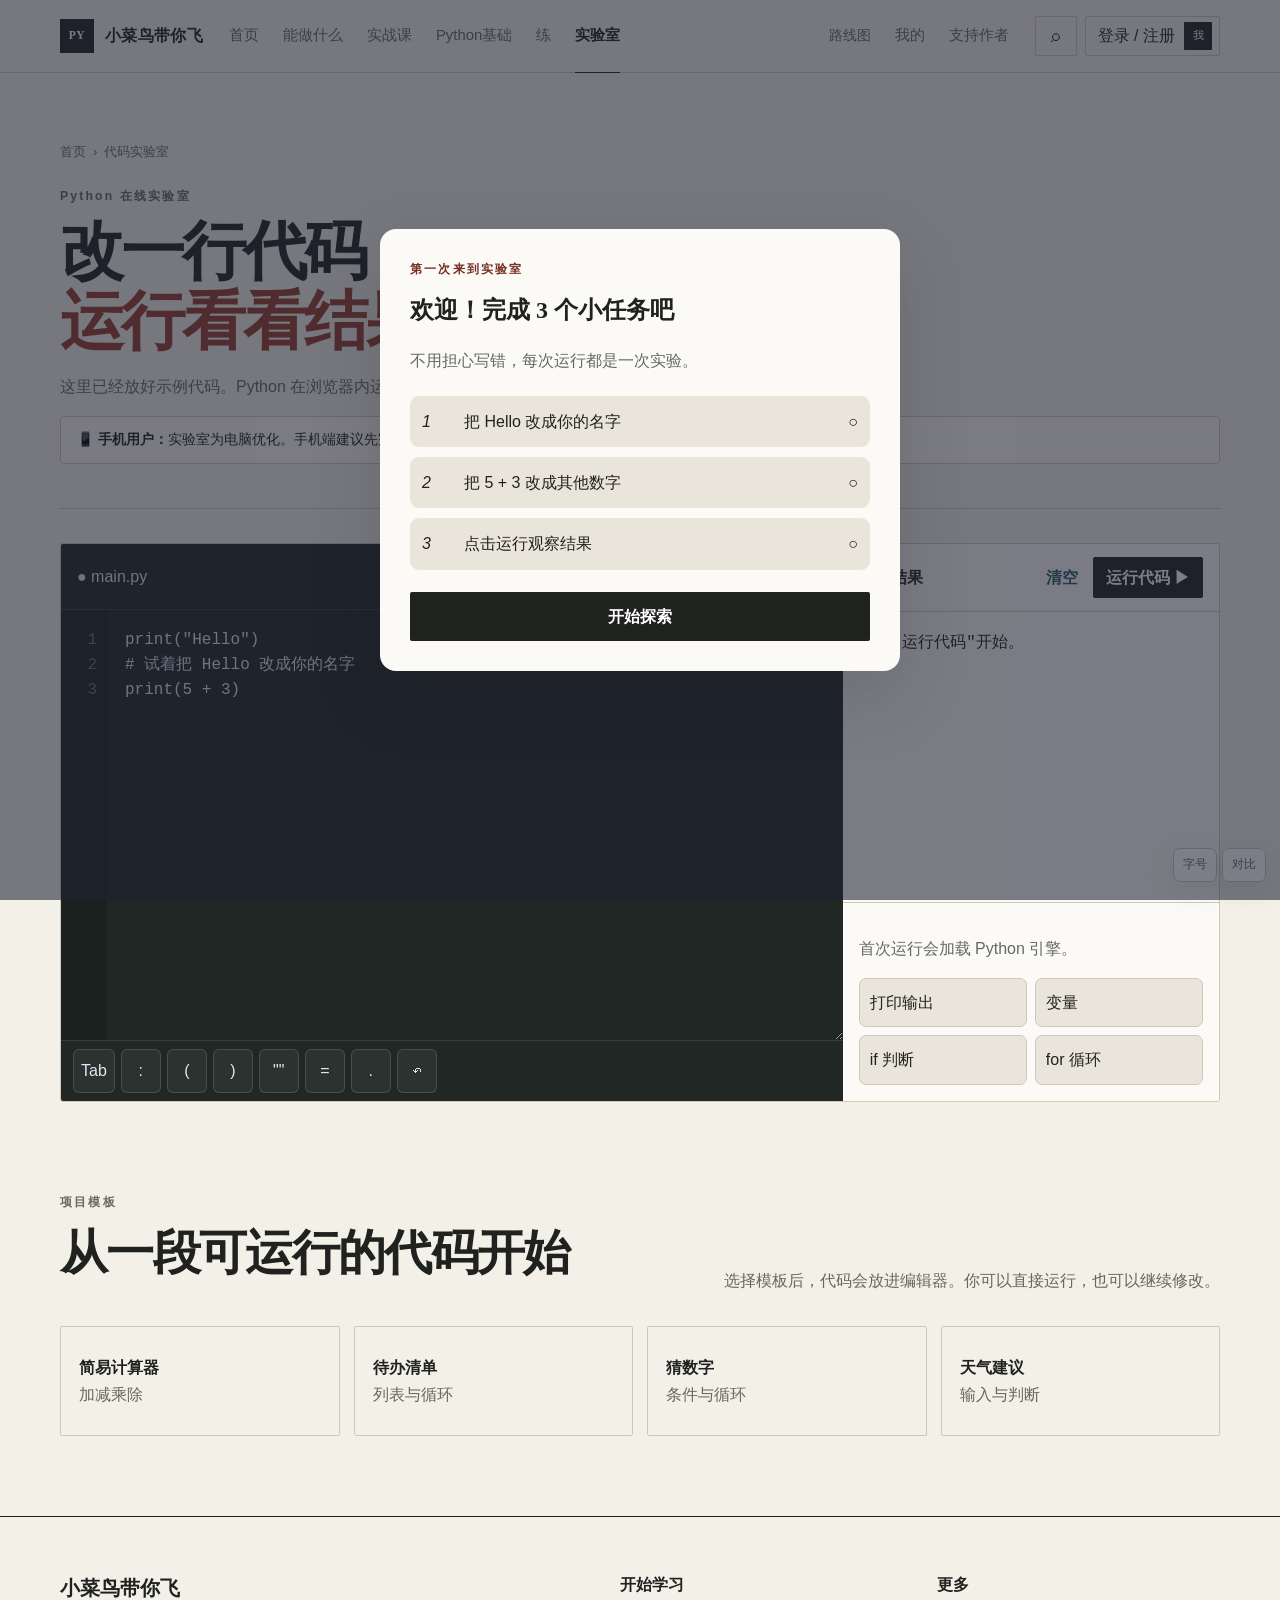
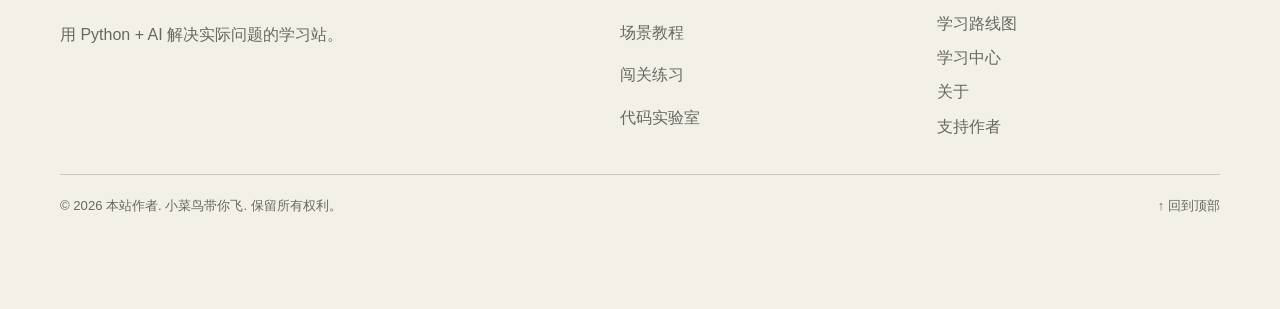
<file: lab.html>
﻿<!doctype html><html lang="zh-CN"><head><meta charset="utf-8"><meta name="viewport" content="width=device-width,initial-scale=1"><meta name="theme-color" content="#f3f0e8"><meta name="description" content="在浏览器中运行 Python，建议使用电脑。手机端可先完成场景教程。"><meta property="og:title" content="Python 代码实验室｜小菜鸟带你飞"><meta property="og:description" content="修改示例代码，立即看见 Python 运行结果。建议电脑使用。"><meta property="og:image" content="https://2002chen.github.io/assets/site-icon.png"><title>Python 代码实验室｜小菜鸟带你飞</title><link rel="icon" href="assets/site-icon.png"><link rel="stylesheet" href="site.css?v=20260725-notifications"></head>
<body data-page="lab"><header class="site-header"><nav class="site-nav shell" aria-label="主要导航"><a class="site-brand" href="index.html"><img src="assets/site-icon.png" alt="小菜鸟带你飞图标"><span>小菜鸟带你飞</span></a><div class="site-links"><a href="index.html">首页</a><a href="scenes.html">能做什么</a><a href="tutorial.html">实战课</a><a href="python.html">Python基础</a><a href="quiz.html">练</a><a class="active" href="lab.html">实验室</a><a class="secondary-link" href="roadmap.html">路线图</a><a href="learning.html">我的</a></div><div class="nav-actions"><button class="icon-button" type="button" data-open-search aria-label="打开全站搜索">⌕</button><div class="account-wrap"><button class="account-button" type="button" data-account><span>登录 / 注册</span></button><div class="account-menu" id="accountMenu"></div></div><button class="menu-toggle" type="button" aria-label="打开导航菜单" aria-expanded="false"><span></span><span></span><span></span></button></div></nav></header>
<main id="main"><section class="page-hero shell"><div class="breadcrumbs"><a href="index.html">首页</a><span>›</span><span>代码实验室</span></div><p class="eyebrow">Python 在线实验室</p><h1>改一行代码，<br><em>运行看看结果</em></h1><p>这里已经放好示例代码。Python 在浏览器内运行，不用安装软件，游客也可以直接使用。</p><div class="lab-mobile-notice"><strong>📱 手机用户：</strong>实验室为电脑优化。手机端建议先完成<a href="tutorial.html">场景教程</a>中的点选练习，有电脑时再来这里运行代码。</div></section>
<section class="lab-layout shell card"><div class="lab-editor"><div class="lab-toolbar"><span>● main.py</span><div><button id="smallerCode" type="button" aria-label="缩小代码字号">A−</button><button id="largerCode" type="button" aria-label="放大代码字号">A+</button><button id="resetCode" type="button">重置</button></div></div><div class="editor-shell"><div class="line-numbers" id="lineNumbers">1</div><textarea class="code-editor" id="labEditor" spellcheck="false" autocapitalize="off" autocomplete="off" aria-label="Python 代码编辑器">print("Hello")
# 试着把 Hello 改成你的名字
print(5 + 3)</textarea></div><div class="code-tools" aria-label="代码辅助工具栏"><button type="button" data-insert="    ">Tab</button><button type="button" data-insert=":">:</button><button type="button" data-insert="(">(</button><button type="button" data-insert=")">)</button><button type="button" data-insert='""'>""</button><button type="button" data-insert="=">=</button><button type="button" data-insert=".">.</button><button type="button" id="undoCode">↶</button></div></div>
<aside class="lab-side"><div class="output-head"><b>运行结果</b><div><button class="text-button" id="clearOutput" type="button">清空</button><button class="primary" id="runCode" type="button">运行代码 ▶</button></div></div><pre class="lab-output" id="labOutput">点击"运行代码"开始。</pre><div class="run-panel"><p class="muted" id="runtimeText">首次运行会加载 Python 引擎。</p><div class="snippets"><button type="button" data-snippet='print("你好！")'>打印输出</button><button type="button" data-snippet='name = "小菜鸟"\nprint(name)'>变量</button><button type="button" data-snippet='if 8 > 5:\n    print("成立")'>if 判断</button><button type="button" data-snippet='for i in range(3):\n    print(i)'>for 循环</button></div></div></aside></section>
<section class="shell"><div class="section-head"><div><p class="eyebrow">项目模板</p><h2>从一段可运行的代码开始</h2></div><p>选择模板后，代码会放进编辑器。你可以直接运行，也可以继续修改。</p></div><div class="project-templates"><button type="button" data-project="calculator"><b>简易计算器</b><br><span class="muted">加减乘除</span></button><button type="button" data-project="todo"><b>待办清单</b><br><span class="muted">列表与循环</span></button><button type="button" data-project="guess"><b>猜数字</b><br><span class="muted">条件与循环</span></button><button type="button" data-project="weather"><b>天气建议</b><br><span class="muted">输入与判断</span></button></div></section></main>
<div class="lab-onboarding" id="labOnboarding" role="dialog" aria-modal="true" aria-labelledby="onboardTitle"><section class="onboarding-card"><p class="eyebrow">第一次来到实验室</p><h2 id="onboardTitle">欢迎！完成 3 个小任务吧</h2><p class="muted">不用担心写错，每次运行都是一次实验。</p><div class="onboard-tasks"><div id="onboardTask1"><i>1</i><span>把 Hello 改成你的名字</span><b>○</b></div><div id="onboardTask2"><i>2</i><span>把 5 + 3 改成其他数字</span><b>○</b></div><div id="onboardTask3"><i>3</i><span>点击运行观察结果</span><b>○</b></div></div><button class="primary wide" id="startExploring" type="button">开始探索</button></section></div>
<footer class="site-footer"><div class="shell"><div class="footer-grid"><div><div class="footer-brand">小菜鸟带你飞</div><p>用 Python + AI 解决实际问题的学习站。</p></div><div class="footer-links"><b>开始学习</b><a href="tutorial.html">场景教程</a><a href="quiz.html">闯关练习</a><a href="lab.html">代码实验室</a></div><div class="footer-links"><b>更多</b><a href="roadmap.html">学习路线图</a><a href="learning.html">学习中心</a><a href="about.html">关于</a></div></div><div class="footer-bottom"><span>© 2026 本站作者. 小菜鸟带你飞. 保留所有权利。</span><a href="#main">↑ 回到顶部</a></div></div></footer>
<script src="assets/supabase.min.js?v=2.110.8"></script><script src="supabase-config.js?v=20260725"></script><script src="site.js?v=20260725-notifications"></script><script src="lab.js?v=20260725-editorial"></script>
<script>
if ('serviceWorker' in navigator) {
  window.addEventListener('load', function() {
    navigator.serviceWorker.register('/sw.js').then(function(reg) {
      console.log('SW registered');
    }).catch(function(err) {
      console.log('SW failed:', err);
    });
  });
}
</script>
</body></html>
</file>
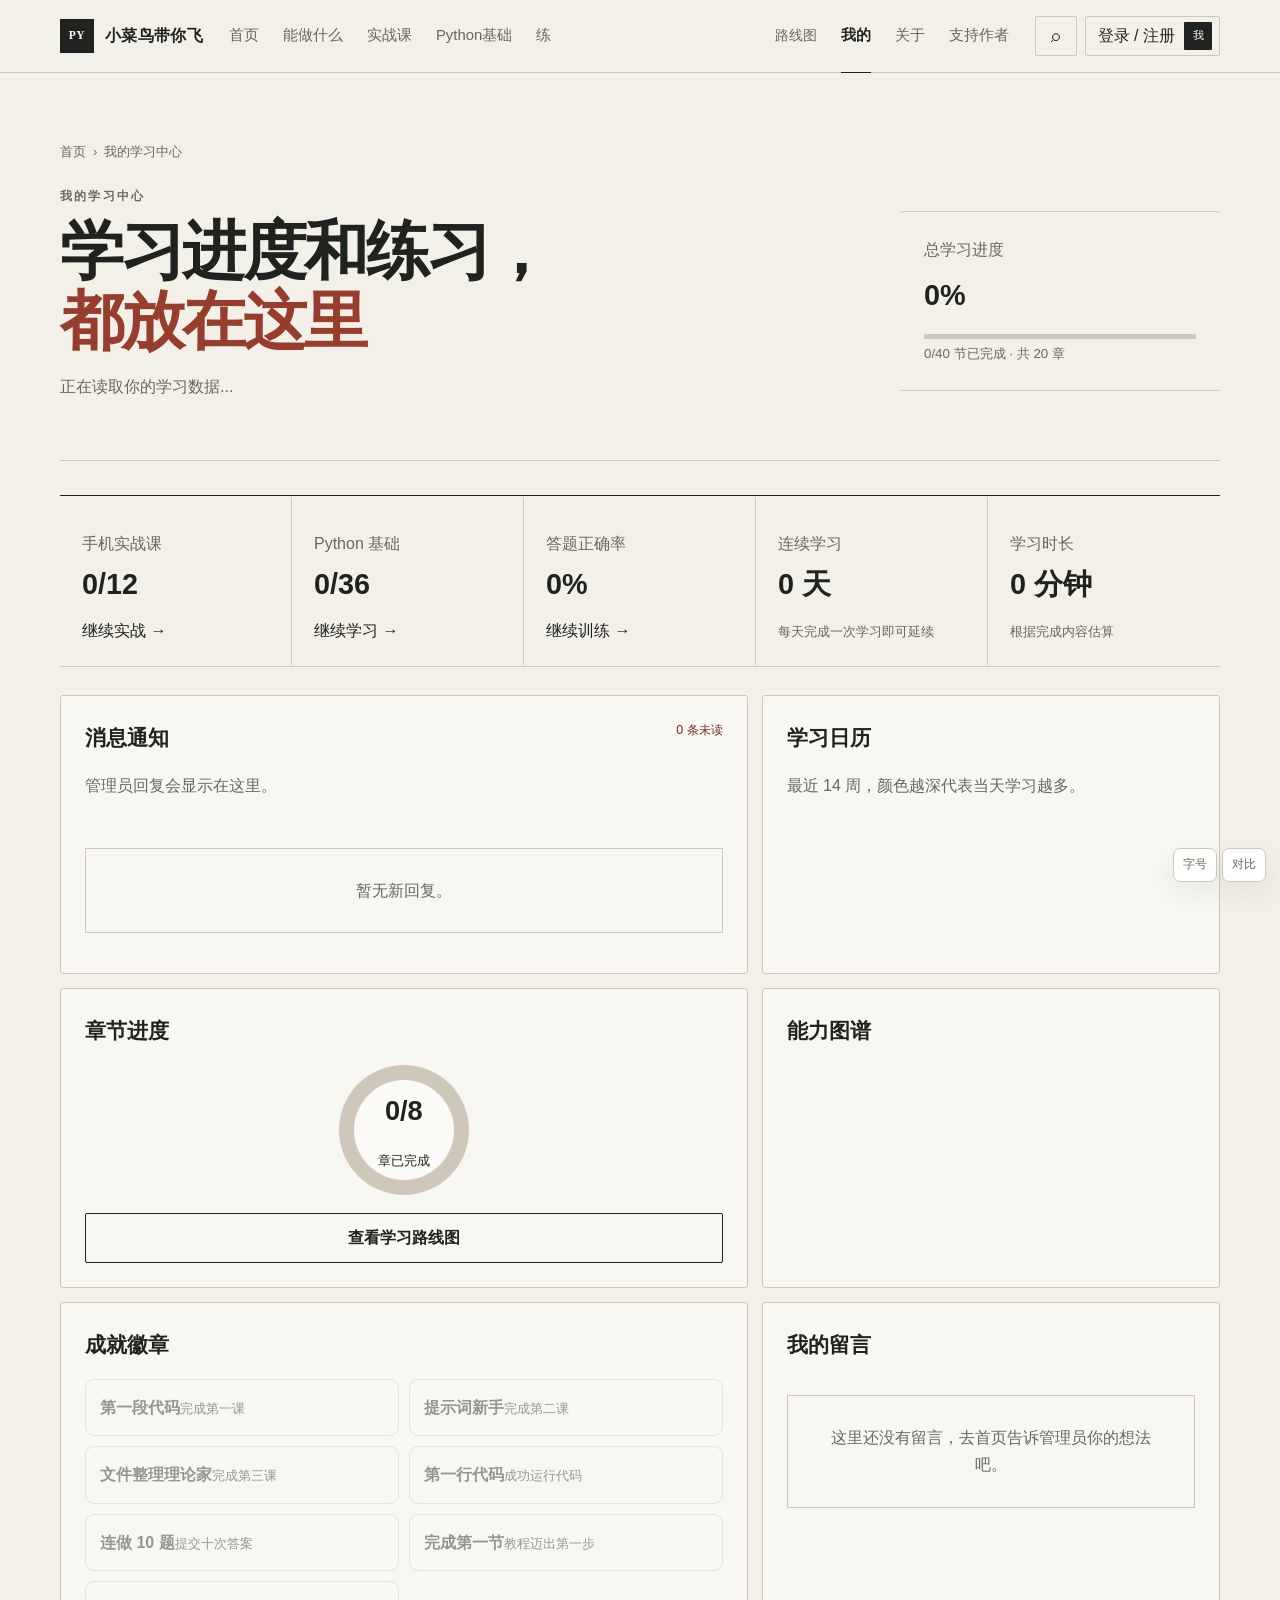
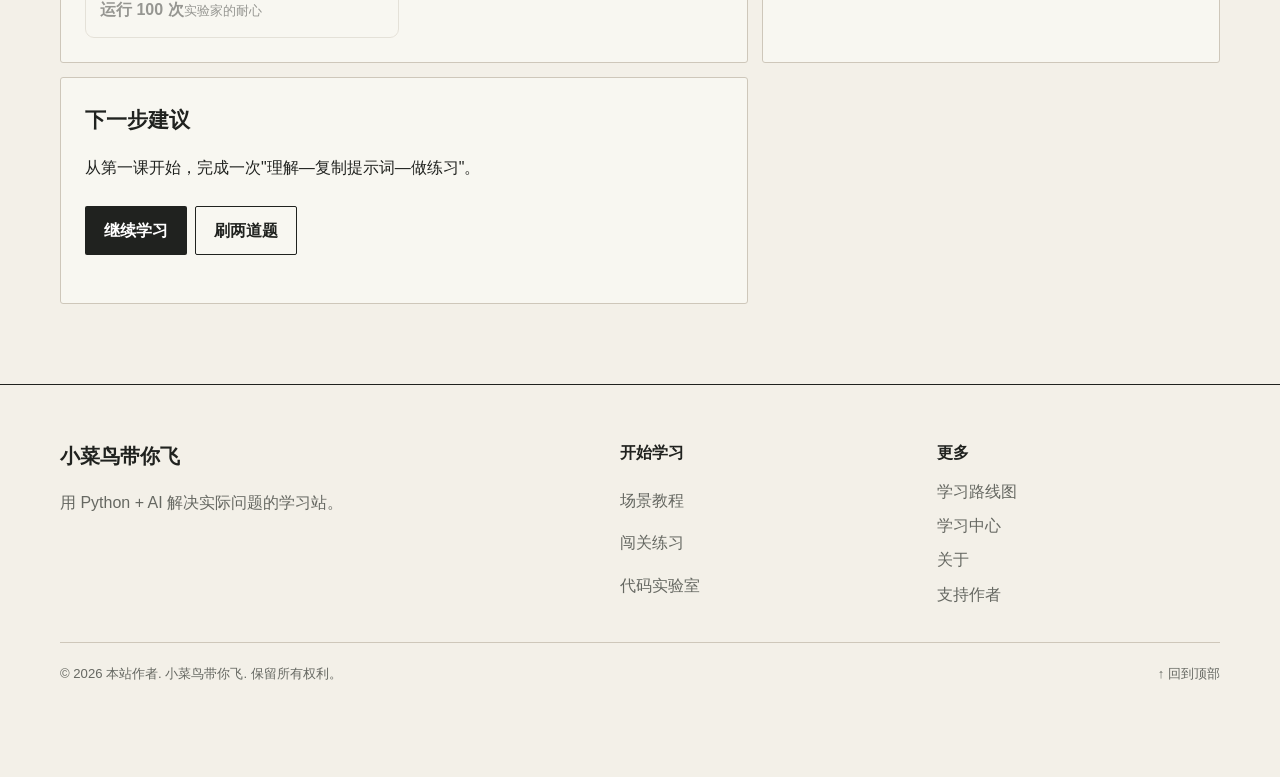
<file: learning.html>
<!doctype html><html lang="zh-CN"><head><meta charset="utf-8"><meta name="viewport" content="width=device-width,initial-scale=1"><meta name="theme-color" content="#f3f0e8"><meta name="description" content="查看学习进度、XP、连续学习天数和成就徽章。"><meta property="og:title" content="我的学习中心｜小菜鸟带你飞"><meta property="og:description" content="查看自己的课程进度和练习记录。"><meta property="og:image" content="https://2002chen.github.io/assets/site-icon.png"><title>我的学习中心｜小菜鸟带你飞</title><link rel="icon" href="assets/site-icon.png"><link rel="stylesheet" href="site.css?v=20260725-notifications"></head>
<body data-page="learning"><header class="site-header"><nav class="site-nav shell" aria-label="主要导航"><a class="site-brand" href="index.html"><img src="assets/site-icon.png" alt="小菜鸟带你飞图标"><span>小菜鸟带你飞</span></a><div class="site-links"><a href="index.html">首页</a><a href="scenes.html">能做什么</a><a href="tutorial.html">实战课</a><a href="python.html">Python基础</a><a href="quiz.html">练</a><a class="secondary-link" href="roadmap.html">路线图</a><a class="active" href="learning.html">我的</a><a href="about.html">关于</a></div><div class="nav-actions"><button class="icon-button" type="button" data-open-search aria-label="打开全站搜索">⌕</button><div class="account-wrap"><button class="account-button" type="button" data-account><span>登录 / 注册</span></button><div class="account-menu" id="accountMenu"></div></div><button class="menu-toggle" type="button" aria-label="打开导航菜单" aria-expanded="false"><span></span><span></span><span></span></button></div></nav></header>
<main id="main"><section class="page-hero shell"><div class="breadcrumbs"><a href="index.html">首页</a><span>›</span><span>我的学习中心</span></div><div class="page-hero-grid"><div class="hero-copy"><p class="eyebrow">我的学习中心</p><h1>学习进度和练习，<br><em>都放在这里</em></h1><p id="accountLead">正在读取你的学习数据...</p></div><article class="card progress-card"><span class="muted">总学习进度</span><b id="overallProgress">0%</b><div class="progress-track"><i id="overallProgressBar"></i></div><small class="muted" id="progressDetail">0/40 节已完成 · 共 20 章</small></article></div></section>
<section class="shell"><div class="learning-overview"><article class="metric-card card"><i>◉</i><span>手机实战课</span><b id="sectionProgress">0/12</b><a href="tutorial.html">继续实战 →</a></article><article class="metric-card card"><i>PY</i><span>Python 基础</span><b id="pythonCoreProgress">0/36</b><a href="python.html">继续学习 →</a></article><article class="metric-card card"><i>◎</i><span>答题正确率</span><b id="accuracy">0%</b><a href="quiz.html">继续训练 →</a></article><article class="metric-card card"><i>↟</i><span>连续学习</span><b id="streakDays">0 天</b><small class="muted">每天完成一次学习即可延续</small></article><article class="metric-card card"><i>◷</i><span>学习时长</span><b id="studyTime">0 分钟</b><small class="muted">根据完成内容估算</small></article></div>
<div class="dashboard-grid"><article class="dashboard-card card message-notice-card"><div class="dashboard-card-head"><div><h2>消息通知</h2><p class="muted">管理员回复会显示在这里。</p></div><span class="message-count" id="messageUnreadCount">0 条未读</span></div><div class="message-notifications" id="messageNotifications"><p class="empty-state">暂无新回复。</p></div></article><article class="dashboard-card card"><h2>学习日历</h2><p class="muted">最近 14 周，颜色越深代表当天学习越多。</p><div class="heatmap" id="heatmap" aria-label="最近 98 天学习热力图"></div></article><article class="dashboard-card card"><h2>章节进度</h2><div class="stat-ring" id="chapterRing"><span><b id="chapterCount">0/8</b><small>章已完成</small></span></div><a class="secondary wide" href="roadmap.html">查看学习路线图</a></article><article class="dashboard-card card"><h2>能力图谱</h2><div class="ability-list" id="abilityList"></div></article><article class="dashboard-card card"><h2>成就徽章</h2><div class="badges" id="badges"><div class="badge" data-badge="first_code_read"><b>第一段代码</b><small>完成第一课</small></div><div class="badge" data-badge="prompt_starter"><b>提示词新手</b><small>完成第二课</small></div><div class="badge" data-badge="file_sort_theory"><b>文件整理理论家</b><small>完成第三课</small></div><div class="badge" data-badge="first-code"><b>第一行代码</b><small>成功运行代码</small></div><div class="badge" data-badge="ten-quiz"><b>连做 10 题</b><small>提交十次答案</small></div><div class="badge" data-badge="first-section"><b>完成第一节</b><small>教程迈出第一步</small></div><div class="badge" data-badge="hundred-run"><b>运行 100 次</b><small>实验家的耐心</small></div></div></article><article class="dashboard-card card"><h2>我的留言</h2><div class="message-history" id="messageHistory"><p class="empty-state">这里还没有留言，去首页告诉管理员你的想法吧。</p></div></article><article class="dashboard-card card"><h2>下一步建议</h2><p id="nextSuggestion">从第一课开始，完成一次"理解—复制提示词—做练习"。</p><div class="template-buttons"><a class="primary" href="tutorial.html">继续学习</a><a class="secondary" href="quiz.html">刷两道题</a></div></article></div></section></main>
<footer class="site-footer"><div class="shell"><div class="footer-grid"><div><div class="footer-brand">小菜鸟带你飞</div><p>用 Python + AI 解决实际问题的学习站。</p></div><div class="footer-links"><b>开始学习</b><a href="tutorial.html">场景教程</a><a href="quiz.html">闯关练习</a><a href="lab.html">代码实验室</a></div><div class="footer-links"><b>更多</b><a href="roadmap.html">学习路线图</a><a href="learning.html">学习中心</a><a href="about.html">关于</a></div></div><div class="footer-bottom"><span>© 2026 本站作者. 小菜鸟带你飞. 保留所有权利。</span><a href="#main">↑ 回到顶部</a></div></div></footer>
<script src="assets/supabase.min.js?v=2.110.8"></script><script src="supabase-config.js?v=20260725"></script><script src="site.js?v=20260725-notifications"></script><script src="learning.js?v=20260725-editorial"></script>
<script>
if ('serviceWorker' in navigator) {
  window.addEventListener('load', function() {
    navigator.serviceWorker.register('/sw.js').then(function(reg) {
      console.log('SW registered');
    }).catch(function(err) {
      console.log('SW failed:', err);
    });
  });
}
</script>
</body></html>
</file>
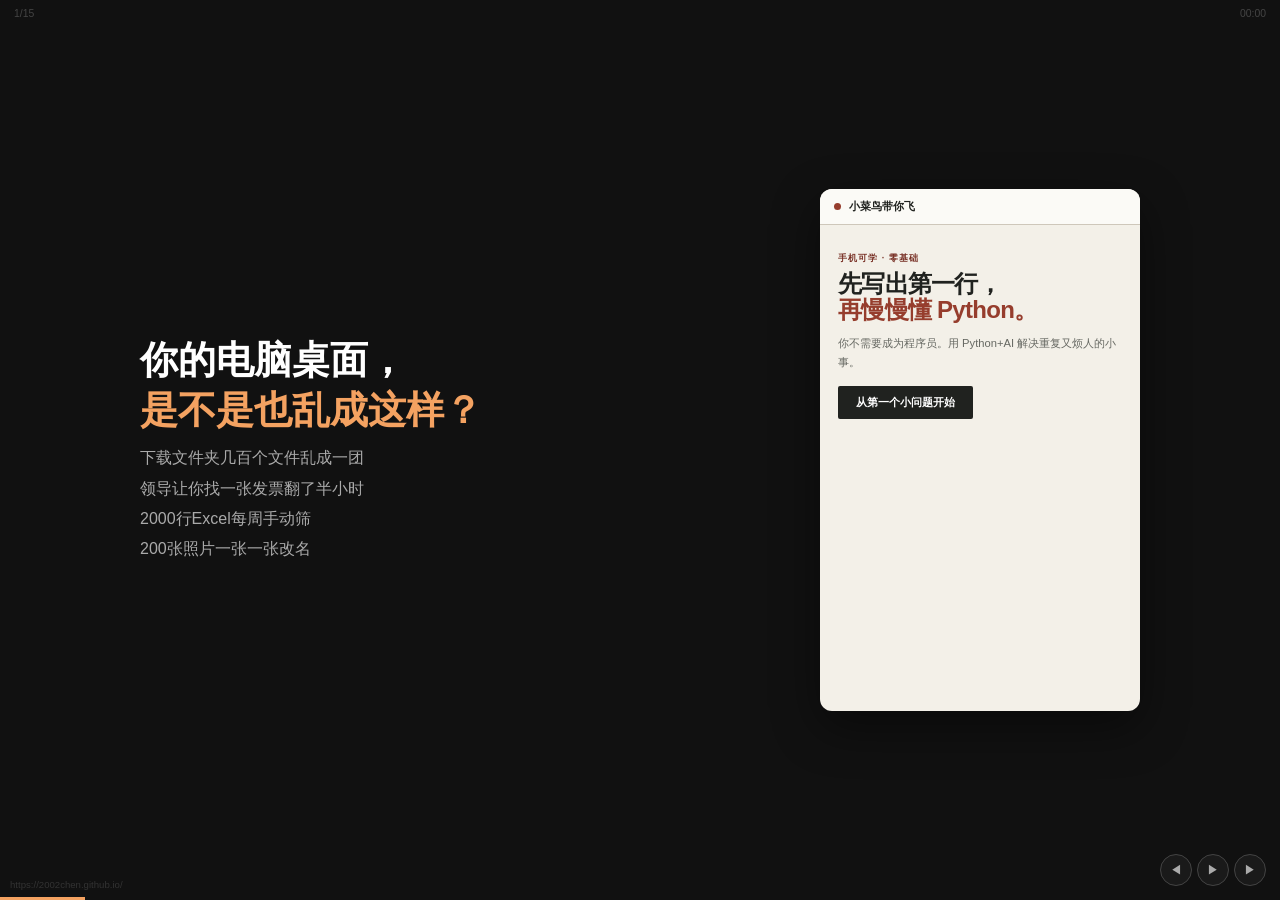
<file: promo-video.html>
<!doctype html>
<html lang="zh-CN">
<head>
<meta charset="utf-8">
<meta name="viewport" content="width=device-width,initial-scale=1">
<title>小菜鸟带你飞 · 介绍视频</title>
<style>
*{box-sizing:border-box;margin:0;padding:0}
body{font-family:"PingFang SC","Microsoft YaHei",sans-serif;background:#111;color:#fff;overflow:hidden}
#stage{width:100vw;height:100vh;position:relative}
.scene{position:absolute;inset:0;display:grid;place-items:center;padding:24px;opacity:0;transition:opacity .5s;pointer-events:none}
.scene.active{opacity:1;pointer-events:auto}

h1{font-size:clamp(1.4rem,3vw,2.5rem);line-height:1.3;text-align:center;max-width:800px}
h1 em{color:#f4a261;font-style:normal}
h2{font-size:clamp(.95rem,2vw,1.3rem);color:#ccc;font-weight:400;text-align:center;max-width:600px;line-height:1.8}
.txt{font-size:clamp(.8rem,1.6vw,1rem);color:#aaa;text-align:center;max-width:550px;line-height:1.9;margin-top:8px}
.txt em{color:#fff;font-style:normal}

/* === SITE MOCKUPS === */
.mock{background:#f3f0e8;border-radius:12px;overflow:hidden;box-shadow:0 16px 48px rgba(0,0,0,.45);color:#20221f;font-family:"PingFang SC","Microsoft YaHei",sans-serif;flex-shrink:0}
.mock-phone{width:320px;height:560px;max-width:80vw;max-height:58vh;overflow-y:auto}
.mock-desk{width:600px;height:400px;max-width:88vw;max-height:50vh;overflow-y:auto}

/* Reuse site colors */
:root{--bg:#f3f0e8;--brand:#963d2d;--brand-dark:#762d22;--muted:#666862;--text:#20221f;--line:#cec7ba;--editor:#202724;--surface:#fbfaf6;--success:#3f7657}

.mock *{box-sizing:border-box}
.mock .topbar{display:flex;align-items:center;gap:8px;padding:10px 14px;border-bottom:1px solid #cec7ba;font-size:.65rem;color:#666862;background:#fbfaf6}
.mock .topbar b{color:#20221f;font-size:.7rem}
.mock .topbar .dot{width:7px;height:7px;border-radius:50%;background:#963d2d}

/* Home mock */
.home-hero-mock{padding:28px 18px;text-align:left}
.home-hero-mock .eyebrow{font-size:.55rem;color:#762d22;font-weight:700;letter-spacing:.12em;margin-bottom:6px}
.home-hero-mock .big-title{font-size:1.5rem;font-weight:700;line-height:1.1;letter-spacing:-.03em;margin-bottom:10px}
.home-hero-mock .big-title span{color:#963d2d}
.home-hero-mock .lead{font-size:.7rem;color:#666862;line-height:1.7;margin-bottom:14px}
.home-hero-mock .btn{display:inline-block;padding:9px 18px;border-radius:2px;font-size:.7rem;font-weight:700;text-decoration:none}
.home-hero-mock .btn-dark{background:#20221f;color:#fff}
.home-hero-mock .btn-outline{border:1px solid #20221f;color:#20221f;background:transparent}
.home-scene-cards{display:grid;grid-template-columns:1fr 1fr;gap:8px;padding:0 18px 18px}
.home-scene-cards .card{padding:12px;border:1px solid #cec7ba;border-radius:3px;background:#fff}
.home-scene-cards .card .icon{font-size:1.1rem;margin-bottom:3px}
.home-scene-cards .card .ttl{font-size:.68rem;font-weight:700;margin-bottom:2px}
.home-scene-cards .card .sub{font-size:.58rem;color:#666862}
.home-scene-cards .card .tag{display:inline-block;padding:1px 6px;font-size:.52rem;border-radius:2px;background:#eee0d7;color:#762d22;margin-top:4px}

/* Scenes mock */
.scene-list{padding:14px 18px}
.scene-list .item{display:flex;align-items:center;gap:10px;padding:10px;border:1px solid #cec7ba;border-radius:3px;margin-bottom:6px;background:#fff}
.scene-list .item .emoji{font-size:1.2rem}
.scene-list .item .ttl{font-size:.7rem;font-weight:700}
.scene-list .item .pain{font-size:.58rem;color:#666862}

/* Tutorial mock */
.lesson-mock{padding:14px 18px}
.lesson-mock .goal-box{padding:12px;border:1px solid #963d2d;border-radius:3px;background:#fef9f5;margin-bottom:12px;font-size:.62rem}
.lesson-mock .goal-box b{font-size:.55rem;color:#762d22;letter-spacing:.06em}
.lesson-mock .goal-box li{list-style:none;margin:3px 0;font-size:.58rem}
.lesson-mock .code-box{padding:12px;background:#202724;color:#e7e6df;border-radius:3px;font-size:.68rem;font-family:monospace;line-height:1.7;margin-bottom:10px}
.lesson-mock .human{font-size:.62rem;color:#666862;padding:8px;border:1px solid #cec7ba;border-radius:3px;margin-bottom:10px}
.lesson-mock .human b{color:#20221f}
.lesson-mock .prompt-box{padding:10px;background:#fcf9f2;border:1px solid #d4c5a8;border-radius:3px;font-size:.6rem;margin-bottom:10px}
.lesson-mock .prompt-box .good{padding:6px;background:#fff;border:1px solid #cec7ba;border-radius:2px;font-size:.58rem;margin-top:4px}
.lesson-mock .quiz-q{font-size:.62rem;font-weight:700;margin-bottom:4px}
.lesson-mock .quiz-opt{display:block;width:100%;padding:7px 10px;border:1px solid #cec7ba;border-radius:2px;background:#fff;font-size:.6rem;margin-bottom:3px;text-align:left}
.lesson-mock .quiz-opt.correct{border-color:#3f7657;background:#e2f0e8}

/* Quiz mock */
.quiz-mock{padding:14px 18px}
.quiz-mock .q-head{display:flex;justify-content:space-between;font-size:.58rem;color:#666862;margin-bottom:8px}
.quiz-mock .q-title{font-size:.72rem;font-weight:700;margin-bottom:10px}
.quiz-mock .q-opt{display:block;width:100%;padding:9px 12px;border:1px solid #cec7ba;border-radius:3px;background:#fff;font-size:.64rem;margin-bottom:4px;text-align:left}
.quiz-mock .q-opt.sel{border-color:#315d67;background:#eaf0f2}
.quiz-mock .fb{padding:10px;border-radius:3px;font-size:.6rem;margin-top:8px}
.quiz-mock .fb.ok{background:#e2f0e8;color:#3f7657}
.quiz-mock .fb.bad{background:#f7e8e7;color:#a13f3a}

/* Learning mock */
.learning-mock{padding:14px 18px}
.learning-mock .stats{display:grid;grid-template-columns:1fr 1fr;gap:8px;margin-bottom:12px}
.learning-mock .stat-card{padding:12px;border:1px solid #cec7ba;border-radius:3px;background:#fff;text-align:center}
.learning-mock .stat-card b{display:block;font-size:1.2rem;margin-bottom:2px}
.learning-mock .stat-card span{font-size:.58rem;color:#666862}
.learning-mock .badge-row{display:flex;gap:6px;flex-wrap:wrap}
.learning-mock .badge{display:inline-block;padding:4px 10px;border:1px solid #cec7ba;border-radius:16px;font-size:.58rem;background:#fff}

/* Compare mock */
.compare-grid{display:grid;grid-template-columns:1fr 1fr;gap:10px;max-width:600px}
.compare-item{padding:12px 14px;border-radius:6px;font-size:.72rem;text-align:left}
.compare-item.bad{background:#2a2a2a;color:#999;border-left:2px solid #555}
.compare-item.good{background:#1a2a1a;color:#ccc;border-left:3px solid #28c840}

/* Layouts */
.split{display:grid;grid-template-columns:1fr auto;gap:24px;align-items:center;max-width:1000px;width:100%}
.split .left{text-align:left}
.split .left h1,.split .left h2,.split .left .txt{text-align:left}
.stack{display:flex;flex-direction:column;align-items:center;gap:14px}
.row{display:flex;align-items:center;gap:8px;padding:8px 12px;background:#222;border-radius:8px;font-size:.8rem}
.cta-box{padding:14px 28px;background:#222;border-radius:12px;text-align:center}
.cta-box .url{color:#f4a261;font-size:1rem}
.cta-box .hint{color:#555;font-size:.7rem;margin-top:2px}

/* Controls */
#bar{position:fixed;bottom:0;left:0;height:3px;background:#f4a261;z-index:99;transition:width .3s}
#timer{position:fixed;top:8px;right:14px;font-size:.65rem;color:#444;z-index:99}
#label{position:fixed;top:8px;left:14px;font-size:.65rem;color:#444;z-index:99}
#nav{position:fixed;bottom:14px;right:14px;display:flex;gap:5px;z-index:99}
#nav button{width:32px;height:32px;border-radius:50%;border:1px solid #444;background:#1a1a1a;color:#aaa;font-size:.75rem;cursor:pointer}
#sub{position:fixed;bottom:60px;left:50%;transform:translateX(-50%);background:#000000dd;padding:7px 18px;border-radius:6px;max-width:500px;text-align:center;font-size:.85rem;z-index:5;transition:opacity .3s;pointer-events:none}
#wm{position:fixed;bottom:10px;left:10px;color:#333;font-size:.6rem;z-index:99}
</style>
</head>
<body>

<div id="bar"></div><div id="timer">00:00</div><div id="label">1/15</div><div id="wm">https://2002chen.github.io/</div><div id="sub" style="opacity:0"></div>

<div id="stage">

<!-- 1: 桌面乱不乱 - 展示首页Hero -->
<div class="scene"><div class="split">
  <div class="left">
    <h1>你的电脑桌面，<br><em>是不是也乱成这样？</em></h1>
    <div class="txt">下载文件夹几百个文件乱成一团<br>领导让你找一张发票翻了半小时<br>2000行Excel每周手动筛<br>200张照片一张一张改名</div>
  </div>
  <div class="mock mock-phone">
    <div class="topbar"><span class="dot"></span><b>小菜鸟带你飞</b></div>
    <div class="home-hero-mock">
      <div class="eyebrow">手机可学 · 零基础</div>
      <div class="big-title">先写出第一行，<br><span>再慢慢懂 Python。</span></div>
      <div class="lead">你不需要成为程序员。用 Python+AI 解决重复又烦人的小事。</div>
      <span class="btn btn-dark">从第一个小问题开始</span>
    </div>
  </div>
</div></div>

<!-- 2: 这些活不难 -->
<div class="scene"><div class="stack">
  <h1>这些活，你说它难，<em>它不难。</em></h1>
  <h2>但是它烦、它重复、它消耗你。<br><br>但你知道吗——<br><em>这些事情，电脑几秒钟就能搞定。</em><br>不需要你成为程序员，不需要你背代码。</h2>
</div></div>

<!-- 3: 我做了个网站 - 展示首页完整 -->
<div class="scene"><div class="split">
  <div class="left">
    <h1>我做了个网站，<br><em>专门帮普通人解决这个问题。</em></h1>
  </div>
  <div class="mock mock-phone">
    <div class="topbar"><span class="dot"></span><b>小菜鸟带你飞</b></div>
    <div class="home-hero-mock">
      <div class="eyebrow">手机可学 · 零基础</div>
      <div class="big-title">先写出第一行，<br><span>再慢慢懂 Python。</span></div>
      <div class="lead">你不需要成为程序员。用 Python+AI 解决重复又烦人的小事。手机也能学懂；有电脑时更能用起来。</div>
      <span class="btn btn-dark">从第一个小问题开始</span>
      <span class="btn btn-outline" style="margin-left:6px">看看能解决哪些问题</span>
    </div>
    <div class="home-scene-cards">
      <div class="card"><div class="icon">👀</div><div class="ttl">看懂并修改AI代码</div><div class="sub">全程手机可完成</div><div class="tag">手机</div></div>
      <div class="card"><div class="icon">📁</div><div class="ttl">自动整理文件</div><div class="sub">手机学；电脑整理</div><div class="tag">双端</div></div>
    </div>
  </div>
</div></div>

<!-- 4: 网站名 - 展示首页品牌 -->
<div class="scene"><div class="split">
  <div class="left">
    <h1>这个网站叫<br><em>"小菜鸟带你飞"</em></h1>
    <div class="txt">名字听起来挺可爱的对吧？<br>因为它的定位就是给"小菜鸟"用的。<br>你可能觉得编程很难，是程序员才干的事。<br><em>其实不是这样。现在有 AI 了。</em></div>
  </div>
  <div class="mock mock-phone">
    <div class="topbar"><span class="dot"></span><b>小菜鸟带你飞</b></div>
    <div class="home-hero-mock">
      <div class="big-title">先写出第一行，<br><span>再慢慢懂 Python。</span></div>
      <div class="lead">你不需要成为程序员。用 Python+AI 解决重复又烦人的小事。</div>
    </div>
  </div>
</div></div>

<!-- 5: AI写代码你读 - 展示课程代码 -->
<div class="scene"><div class="split">
  <div class="left">
    <h1>AI 可以帮你写代码。<br><em>你不需要会写，</em></h1>
    <div class="txt">你只需要能<em>看懂</em> AI写的代码在干什么、<br>怎么改一下让它帮你干活。<br>这个网站教的就是这个。</div>
  </div>
  <div class="mock mock-phone">
    <div class="topbar"><span class="dot"></span><b>看懂并修改AI写的代码</b></div>
    <div class="lesson-mock">
      <div class="goal-box"><b>本节你将搞定</b><li>能说出一段短代码大概在干什么</li><li>能指出一处明显问题或可改点</li><li>会复制提示词让AI逐行解释</li></div>
      <div class="code-box">for i in range(5):<br>&nbsp;&nbsp;&nbsp;&nbsp;print(i * 2)</div>
      <div class="human"><b>人话：</b>让电脑从0数到4，共5次；每次把数字乘以2再显示。</div>
    </div>
  </div>
</div></div>

<!-- 6: 手机就能学 - 展示移动端 -->
<div class="scene"><div class="stack">
  <h1>而且全部课程<br><em>用手机就能学。</em></h1>
  <h2>不用电脑，不用安装软件，<br>打开手机就能上。</h2>
  <div class="mock mock-phone" style="width:200px;height:280px">
    <div class="topbar"><span class="dot"></span><b>小菜鸟带你飞</b></div>
    <div class="home-hero-mock" style="padding:18px">
      <div class="big-title" style="font-size:1.1rem">先写出第一行，<br><span>再慢慢懂 Python。</span></div>
      <span class="btn btn-dark" style="font-size:.55rem;padding:6px 12px">从第一个小问题开始</span>
    </div>
  </div>
</div></div>

<!-- 7: 能做什么 - 展示 scenes 页面 -->
<div class="scene"><div class="split">
  <div class="left">
    <h1>第一个——<br><em>"能做什么"</em></h1>
    <div class="txt">不像传统编程课那样列"第一章变量"<br>"第二章数据类型"<br>而是直接告诉你能解决什么问题：<br>整理文件、处理表格、批量改名、提取信息……<br><em>你想要解决什么，就点什么。</em></div>
  </div>
  <div class="mock mock-phone">
    <div class="topbar"><span class="dot"></span><b>能做什么</b></div>
    <div class="scene-list">
      <div class="item"><span class="emoji">👀</span><div><div class="ttl">看懂AI代码并修改</div><div class="pain">AI给了代码但看不懂</div></div></div>
      <div class="item"><span class="emoji">✍️</span><div><div class="ttl">写出更好的提示词</div><div class="pain">不知道怎么描述需求</div></div></div>
      <div class="item"><span class="emoji">📁</span><div><div class="ttl">自动整理下载文件夹</div><div class="pain">手动分类太累</div></div></div>
      <div class="item"><span class="emoji">📊</span><div><div class="ttl">表格去重与清洗</div><div class="pain">Excel重复行不会处理</div></div></div>
      <div class="item"><span class="emoji">🏷️</span><div><div class="ttl">批量重命名文件</div><div class="pain">一个一个改到手软</div></div></div>
      <div class="item"><span class="emoji">🔍</span><div><div class="ttl">从文字里提取信息</div><div class="pain">眼都花了</div></div></div>
    </div>
  </div>
</div></div>

<!-- 8: 学 - 展示课程页面 -->
<div class="scene"><div class="split">
  <div class="left">
    <h1>第二个——<br><em>"学"</em></h1>
    <div class="txt">点进去就是真正的课程。<br>每节课 10 到 15 分钟。<br>先给你看生活场景，<br>让AI写代码解决它，<br>一行一行讲给你听，<br>最后做几道选择题。<br><em>全是选择题，不需要你写代码。</em></div>
  </div>
  <div class="mock mock-phone">
    <div class="topbar"><span class="dot"></span><b>看懂并修改AI写的代码</b></div>
    <div class="lesson-mock">
      <div class="goal-box"><b>本节你将搞定</b><li>能说出一段短代码大概在干什么</li></div>
      <div class="code-box">for i in range(5):<br>&nbsp;&nbsp;&nbsp;&nbsp;print(i * 2)</div>
      <div class="human"><b>人话：</b>让电脑从0数到4，共5次</div>
      <div class="prompt-box"><b>🤖 提示词卡</b><div class="good">请用初中生能懂的话，逐行解释下面Python代码…</div></div>
      <div class="quiz-q">第1题：这段代码会让电脑重复几次？</div>
      <div class="quiz-opt">A. 2次</div>
      <div class="quiz-opt correct">B. 5次 ✓</div>
      <div class="quiz-opt">C. 10次</div>
      <div class="quiz-opt">D. 无限次</div>
    </div>
  </div>
</div></div>

<!-- 9: 练 - 展示练习页面 -->
<div class="scene"><div class="split">
  <div class="left">
    <h1>第三个——<br><em>"练"</em></h1>
    <div class="txt">学完之后来练一练。<br>全是点选的，手机上操作很方便。<br>练完之后自动生成错题本，<br><em>哪里不会练哪里。</em></div>
  </div>
  <div class="mock mock-phone">
    <div class="topbar"><span class="dot"></span><b>闯关练习</b></div>
    <div class="quiz-mock">
      <div class="q-head"><span>lesson-01</span><span>1/3</span></div>
      <div class="q-title">这段代码会让电脑重复几次？<br><br>for i in range(5):<br>&nbsp;&nbsp;&nbsp;&nbsp;print(i * 2)</div>
      <div class="q-opt">A. 2次</div>
      <div class="q-opt sel">B. 5次</div>
      <div class="q-opt">C. 10次</div>
      <div class="q-opt">D. 无限次</div>
      <div class="fb ok">✓ 正确！range(5)产生5个数。</div>
    </div>
  </div>
</div></div>

<!-- 10: 我的 - 展示学习中心 -->
<div class="scene"><div class="split">
  <div class="left">
    <h1>第四个——<br><em>"我的"</em></h1>
    <div class="txt">这里能看到你的学习进度、<br>连续学习了几天、<br>拿到了多少成就和 XP。<br>每学完一节课还能生成成就卡片，<br><em>分享到朋友圈或者小红书。</em></div>
  </div>
  <div class="mock mock-phone">
    <div class="topbar"><span class="dot"></span><b>我的学习中心</b></div>
    <div class="learning-mock">
      <div class="stats">
        <div class="stat-card"><b>1个</b><span>已解决场景</span></div>
        <div class="stat-card"><b>10 XP</b><span>学习能量</span></div>
        <div class="stat-card"><b>1天</b><span>连续学习</span></div>
        <div class="stat-card"><b>12分钟</b><span>学习时长</span></div>
      </div>
      <div style="font-size:.62rem;color:#666862;margin-bottom:6px">成就徽章</div>
      <div class="badge-row">
        <span class="badge">🎖️ 第一段代码</span>
        <span class="badge">✍️ 提示词新手</span>
        <span class="badge">📁 文件整理理论家</span>
      </div>
      <div style="margin-top:10px;padding:10px;border:1px solid #cec7ba;border-radius:3px;text-align:center">
        <div style="font-size:.65rem;font-weight:700">🎉 分享成就</div>
        <div style="font-size:.55rem;color:#666862">我用手机学会了「看懂并修改AI代码」</div>
        <div style="font-size:.5rem;color:#963d2d;margin-top:2px">小菜鸟带你飞</div>
      </div>
    </div>
  </div>
</div></div>

<!-- 11: 不同 -->
<div class="scene"><div class="stack">
  <h1>跟别的编程课<br><em>有什么不同？</em></h1>
  <div class="compare-grid">
    <div class="compare-item bad">❌ 打开电脑、装软件、配环境、从Hello World开始，学两个月还不知道自己能干什么</div>
    <div class="compare-item good">✅ 手机就能学，不需要电脑</div>
    <div class="compare-item bad">❌ 教你怎么写代码、背语法</div>
    <div class="compare-item good">✅ 教你看懂AI写的代码、怎么改</div>
    <div class="compare-item bad">❌ 学完不知道能干什么，很多人就放弃了</div>
    <div class="compare-item good">✅ 每节课解决一个真实问题，学完马上就能用</div>
  </div>
</div></div>

<!-- 12: 不需要成为程序员 -->
<div class="scene"><div class="stack">
  <h1>你不需要成为程序员，<br><em>你只需要会用 AI 这个工具。</em></h1>
  <div class="mock mock-phone" style="width:180px;height:260px">
    <div class="topbar"><span class="dot"></span></div>
    <div class="lesson-mock">
      <div class="code-box">for i in range(5):<br>&nbsp;&nbsp;print(i*2)</div>
      <div class="human"><b>人话：</b>让电脑从0数到4</div>
      <div class="prompt-box"><b>🤖 复制到AI</b><div class="good">逐行解释…</div></div>
    </div>
  </div>
</div></div>

<!-- 13: 适合谁 -->
<div class="scene"><div class="split">
  <div class="left">
    <h1>适合<em>哪些人？</em></h1>
    <div class="txt">如果你符合下面任何一条，<br>这个网站就是为你做的：</div>
    <div style="display:flex;flex-direction:column;gap:5px;margin-top:8px">
      <div class="row"><span>👉</span> 经常跟Excel打交道，重复操作做到手酸</div>
      <div class="row"><span>👉</span> 电脑文件乱成一团，整理起来很头疼</div>
      <div class="row"><span>👉</span> 听说过AI能写代码，但自己看不懂</div>
      <div class="row"><span>👉</span> 学过编程但放弃了，觉得太难</div>
      <div class="row"><span>👉</span> 想提高效率，又不想花几个月学编程</div>
    </div>
    <div class="txt" style="margin-top:10px">这些人不是需要"学会编程"<br>而是需要 <em>"解决问题"</em></div>
  </div>
  <div class="mock mock-phone">
    <div class="topbar"><span class="dot"></span><b>小菜鸟带你飞</b></div>
    <div class="home-hero-mock">
      <div class="big-title">先写出第一行，<br><span>再慢慢懂 Python。</span></div>
      <div class="lead">你不需要成为程序员。用 Python+AI 解决重复又烦人的小事。</div>
      <span class="btn btn-dark">从第一个小问题开始</span>
    </div>
  </div>
</div></div>

<!-- 14: CTA -->
<div class="scene"><div class="stack">
  <h1 style="font-size:2.2rem">所以我做了这个网站</h1>
  <h2>把它放在这里，<em>免费。</em></h2>
  <div class="txt">第一节课不用注册就能上，花10分钟试试看。<br>看完之后你可能会发现——<br><em>哦，原来代码就是这么一回事，我也能看懂。</em></div>
  <div class="cta-box"><div class="url">🐤 https://2002chen.github.io/</div><div class="hint">搜"小菜鸟带你飞"</div></div>
</div></div>

<!-- 15: 结尾 -->
<div class="scene"><div class="stack">
  <h1>我是本站作者</h1>
  <h2><em>我们在小菜鸟带你飞见。</em></h2>
  <div class="mock mock-phone" style="width:180px;height:250px">
    <div class="topbar"><span class="dot"></span><b>小菜鸟带你飞</b></div>
    <div class="home-hero-mock" style="padding:22px;text-align:center">
      <div style="font-size:1.8rem">🐤</div>
      <div class="big-title" style="font-size:1rem">先写出第一行，<br><span>再慢慢懂 Python。</span></div>
    </div>
  </div>
</div></div>

</div>

<div id="nav"><button id="prev">◀</button><button id="play">▶</button><button id="next">▶</button></div>

<script>
const S=document.querySelectorAll('.scene'),T=S.length;
let cur=0,on=false,tmr=null,st=0,el=0;
const D=[5,4,5,6,5,4,8,10,8,8,8,4,6,6,3];
const SUB={
0:[{t:0,d:5,t:'你的电脑桌面，是不是也乱成这样？下载文件夹几百个文件乱成一团。'}],
1:[{t:0,d:4,t:'这些活不难。但是它烦、它重复、它消耗你。'}],
2:[{t:0,d:5,t:'我做了个网站，专门帮普通人解决这个问题。'}],
3:[{t:0,d:6,t:'这个网站叫"小菜鸟带你飞"。定位就是给"小菜鸟"用的。'}],
4:[{t:0,d:5,t:'AI可以帮你写代码。你不需要会写，只需要能看懂、会改。'}],
5:[{t:0,d:4,t:'而且全部课程用手机就能学。不用电脑，不用安装软件。'}],
6:[{t:0,d:8,t:'第一个"能做什么"——不像传统课列变量、数据类型。直接告诉你能解决什么问题。'}],
7:[{t:0,d:10,t:'第二个"学"。每节课10到15分钟。全是选择题，不需要你写代码。'}],
8:[{t:0,d:8,t:'第三个"练"。全是点选的，手机上操作很方便。自动生成错题本，哪里不会练哪里。'}],
9:[{t:0,d:8,t:'第四个"我的"。学习进度、连续学习天数、成就和XP。每学完还能生成成就卡片分享。'}],
10:[{t:0,d:8,t:'跟别的编程课有什么不同？手机就能学。不教写代码，教看懂AI写的代码。每节课解决一个真实问题。'}],
11:[{t:0,d:4,t:'你不需要成为程序员，你只需要会用AI这个工具。'}],
12:[{t:0,d:6,t:'如果你经常跟Excel打交道、文件乱、想用AI但看不懂代码——这个网站就是为你做的。'}],
13:[{t:0,d:6,t:'免费。第一节课不用注册。花10分钟试试看。原来代码就是这么一回事，我也能看懂。'}],
14:[{t:0,d:3,t:'我是本站作者。我们在小菜鸟带你飞见。'}],
};
function show(i){S.forEach((s,x)=>s.classList.toggle('active',x===i));cur=i;document.getElementById('bar').style.width=((i+1)/T*100)+'%';document.getElementById('label').textContent=(i+1)+'/'+T}
function fmt(s){let m=Math.floor(s/60),sec=Math.floor(s%60);return String(m).padStart(2,'0')+':'+String(sec).padStart(2,'0')}
function run(){
  if(cur>=T){stop();return} show(cur);
  const sb=document.getElementById('sub');
  (SUB[cur]||[]).forEach(s=>{setTimeout(()=>{sb.style.opacity='1';sb.textContent=s.txt},s.t*1000);setTimeout(()=>{sb.style.opacity='0'},(s.t+s.d)*1000*.85)});
  tmr=setTimeout(()=>{sb.style.opacity='0';cur++;run()},D[cur]*1000);
}
function play(){if(on)return;on=true;document.getElementById('play').textContent='⏸';st=Date.now();upT();run()}
function stop(){on=false;clearTimeout(tmr);document.getElementById('play').textContent='▶';document.getElementById('sub').style.opacity='0';el+=(Date.now()-st)/1000}
function upT(){setInterval(()=>{if(on)document.getElementById('timer').textContent=fmt(el+(Date.now()-st)/1000)},200)}upT();
document.getElementById('play').onclick=()=>on?stop():play();
document.getElementById('prev').onclick=()=>{stop();cur=Math.max(0,cur-1);show(cur)}
document.getElementById('next').onclick=()=>{stop();cur=Math.min(T-1,cur+1);show(cur)}
document.onkeydown=e=>{
  if(e.key==='ArrowRight'){stop();cur=Math.min(T-1,cur+1);show(cur)}
  if(e.key==='ArrowLeft'){stop();cur=Math.max(0,cur-1);show(cur)}
  if(e.key===' '){e.preventDefault();on?stop():play()}
}
show(0);
</script>
</body>
</html>
</file>
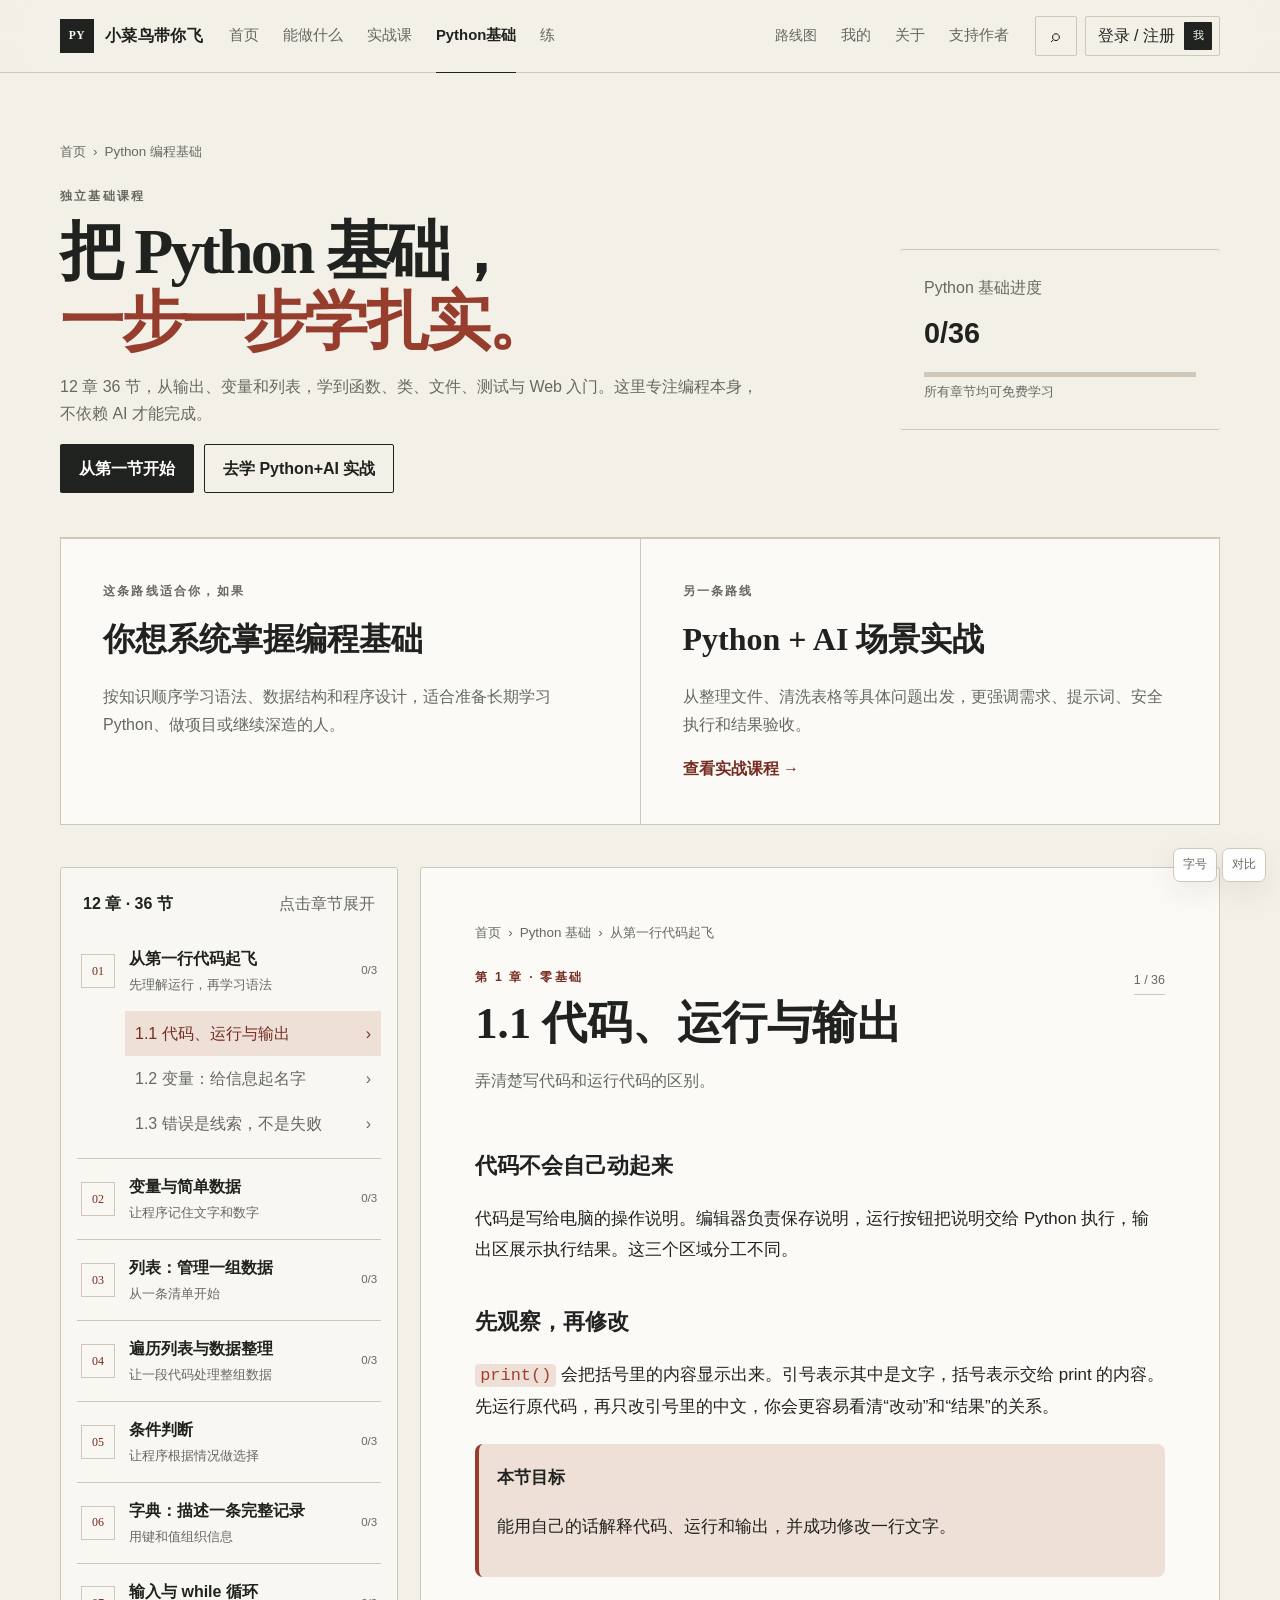
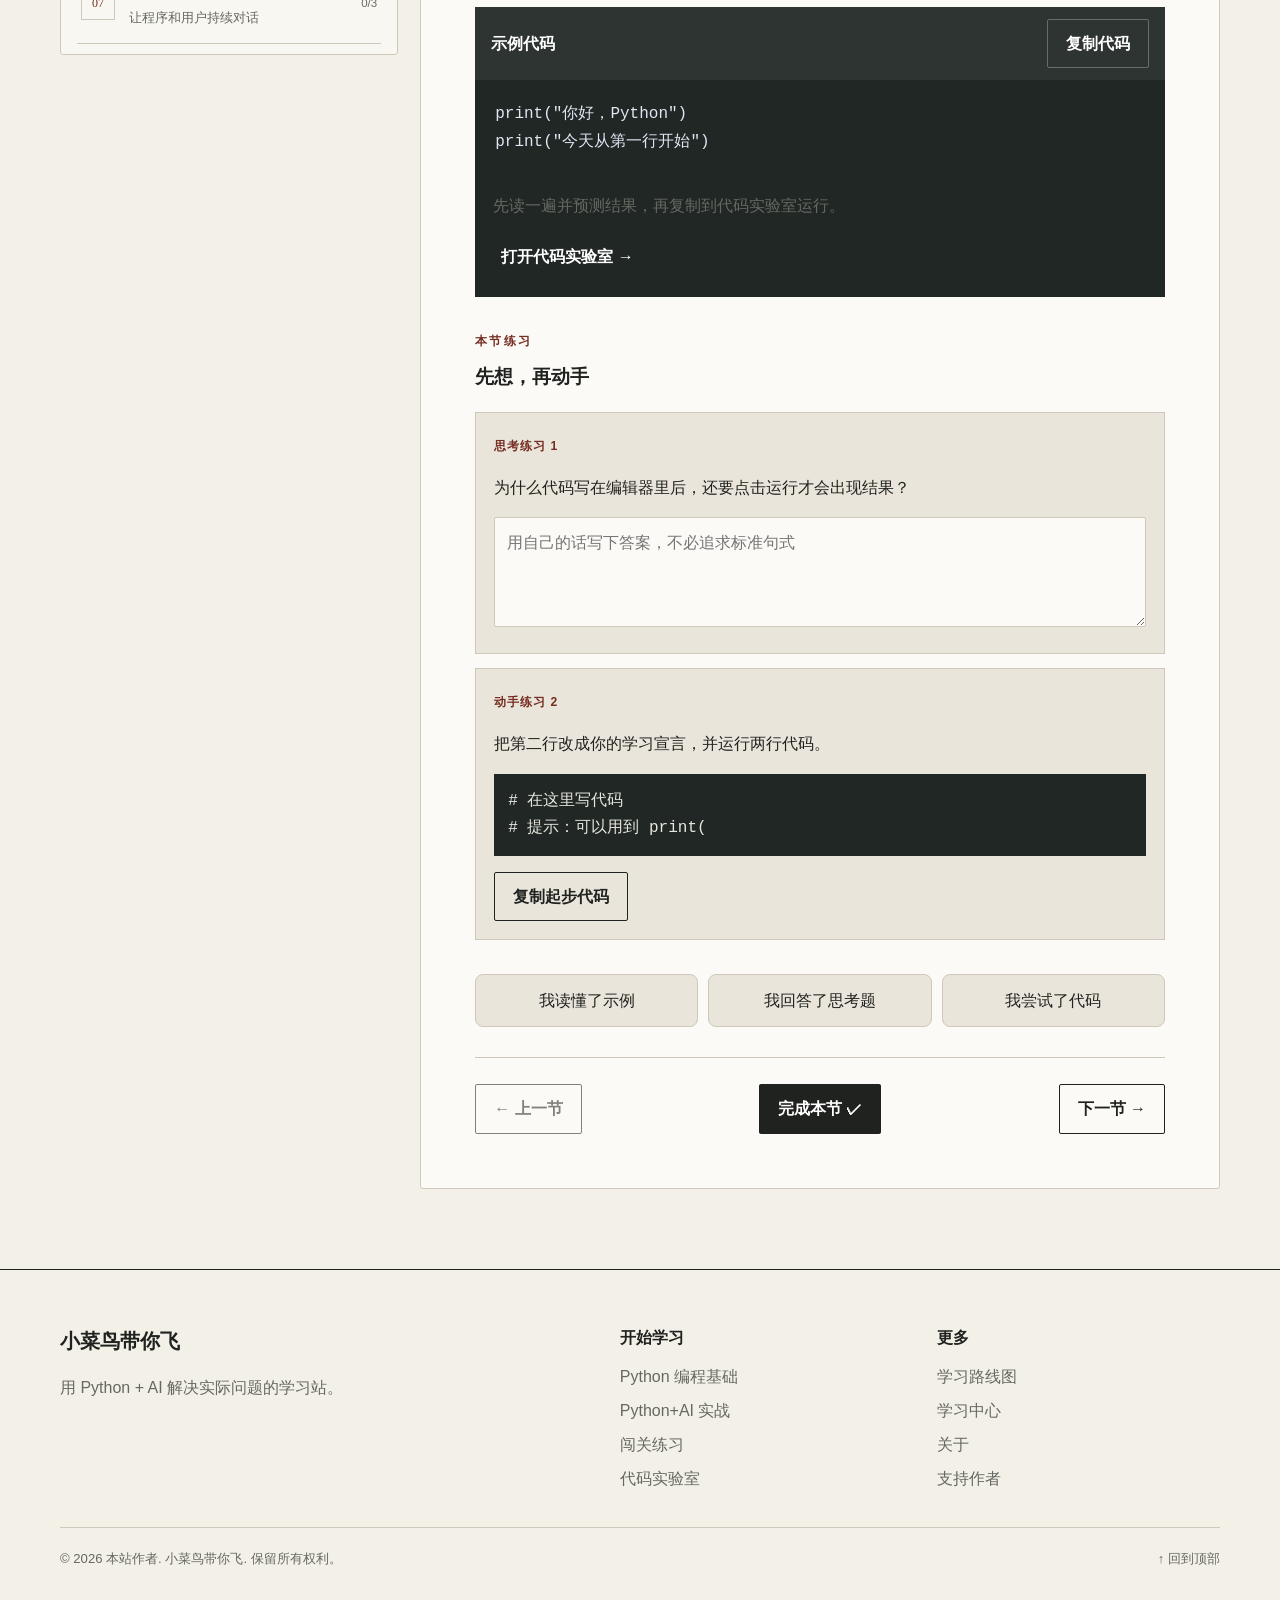
<file: python.html>
<!doctype html>
<html lang="zh-CN">
<head>
  <meta charset="utf-8">
  <meta name="viewport" content="width=device-width,initial-scale=1">
  <meta name="theme-color" content="#f3f0e8">
  <meta name="description" content="从零开始系统学习 Python 编程，12 章 36 节，包含示例代码、思考题和动手练习。">
  <meta property="og:title" content="Python 编程基础｜小菜鸟带你飞">
  <meta property="og:description" content="独立的 Python 基础课程，从第一行代码学到函数、类、文件、测试和 Web 入门。">
  <meta property="og:image" content="https://2002chen.github.io/assets/site-icon.png">
  <link rel="canonical" href="https://2002chen.github.io/python.html">
  <title>Python 编程基础｜小菜鸟带你飞</title>
  <link rel="icon" href="assets/site-icon.png">
  <link rel="manifest" href="/manifest.json">
  <link rel="stylesheet" href="site.css?v=20260802-course">
  <script type="application/ld+json">{"@context":"https://schema.org","@type":"Course","name":"Python 编程基础","description":"12章36节零基础 Python 系统课程","provider":{"@type":"Person","name":"本站作者"}}</script>
</head>
<body data-page="python">
  <header class="site-header"><nav class="site-nav shell" aria-label="主要导航"><a class="site-brand" href="index.html"><img src="assets/site-icon.png" alt="小菜鸟带你飞图标"><span>小菜鸟带你飞</span></a><div class="site-links"><a href="index.html">首页</a><a href="scenes.html">能做什么</a><a href="tutorial.html">实战课</a><a class="active" href="python.html">Python基础</a><a href="quiz.html">练</a><a class="secondary-link" href="roadmap.html">路线图</a><a href="learning.html">我的</a><a href="about.html">关于</a></div><div class="nav-actions"><button class="icon-button" type="button" data-open-search aria-label="打开全站搜索">⌕</button><div class="account-wrap"><button class="account-button" type="button" data-account><span>登录 / 注册</span></button><div class="account-menu" id="accountMenu"></div></div><button class="menu-toggle" type="button" aria-label="打开导航菜单" aria-expanded="false"><span></span><span></span><span></span></button></div></nav></header>
  <main id="main">
    <section class="page-hero shell"><div class="breadcrumbs"><a href="index.html">首页</a><span>›</span><span>Python 编程基础</span></div><div class="page-hero-grid"><div class="hero-copy"><p class="eyebrow">独立基础课程</p><h1>把 Python 基础，<br><em>一步一步学扎实。</em></h1><p>12 章 36 节，从输出、变量和列表，学到函数、类、文件、测试与 Web 入门。这里专注编程本身，不依赖 AI 才能完成。</p><div class="hero-actions"><button class="primary" id="continuePython" type="button"><span>从第一节开始</span></button><a class="secondary" href="tutorial.html">去学 Python+AI 实战</a></div></div><article class="card progress-card"><span class="muted">Python 基础进度</span><b id="pythonProgressText">0/36</b><div class="progress-track"><i id="pythonProgressBar"></i></div><small id="pythonAccessText" class="muted">所有章节均可免费学习</small></article></div></section>
    <section class="course-track-intro shell" aria-label="两条学习路线"><article><p class="eyebrow">这条路线适合你，如果</p><h2>你想系统掌握编程基础</h2><p>按知识顺序学习语法、数据结构和程序设计，适合准备长期学习 Python、做项目或继续深造的人。</p></article><article><p class="eyebrow">另一条路线</p><h2>Python + AI 场景实战</h2><p>从整理文件、清洗表格等具体问题出发，更强调需求、提示词、安全执行和结果验收。</p><a href="tutorial.html">查看实战课程 →</a></article></section>
    <section class="python-course-layout shell">
      <aside class="python-catalog card" aria-label="Python 课程目录"><div class="catalog-head"><b>12 章 · 36 节</b><span class="muted">点击章节展开</span></div><div id="pythonChapterList"><p class="empty-state">正在加载课程...</p></div></aside>
      <article class="reader card">
        <div class="reader-content" id="pythonReader">
          <div class="breadcrumbs" id="pythonBreadcrumb"></div>
          <div class="reader-meta"><div><p class="eyebrow" id="pythonChapterLabel">Python 基础</p><h2 id="pythonSectionTitle"></h2><p class="muted" id="pythonSectionSummary"></p></div><span class="pill" id="pythonSectionPosition"></span></div>
          <div class="reader-body" id="pythonSectionBody"></div>
          <section class="python-example" aria-labelledby="pythonExampleTitle"><div class="python-example-head"><h3 id="pythonExampleTitle">示例代码</h3><button class="secondary" id="copyPythonExample" type="button">复制代码</button></div><pre><code id="pythonExampleCode"></code></pre><p class="muted">先读一遍并预测结果，再复制到代码实验室运行。</p><a class="text-button" href="lab.html">打开代码实验室 →</a></section>
          <section class="python-practices" aria-labelledby="pythonPracticeTitle"><p class="eyebrow">本节练习</p><h3 id="pythonPracticeTitle">先想，再动手</h3><div id="pythonPracticeList"></div></section>
          <div class="study-checks" id="pythonTaskChecks"><button type="button" data-python-check>我读懂了示例</button><button type="button" data-python-check>我回答了思考题</button><button type="button" data-python-check>我尝试了代码</button></div>
          <div class="reader-actions"><button class="secondary" id="pythonPrevious" type="button">← 上一节</button><button class="primary" id="completePythonSection" type="button">完成本节 ✓</button><button class="secondary" id="pythonNext" type="button">下一节 →</button></div>
        </div>
      </article>
    </section>
  </main>
  <footer class="site-footer"><div class="shell"><div class="footer-grid"><div><div class="footer-brand">小菜鸟带你飞</div><p>用 Python + AI 解决实际问题的学习站。</p></div><div class="footer-links"><b>开始学习</b><a href="python.html">Python 编程基础</a><a href="tutorial.html">Python+AI 实战</a><a href="quiz.html">闯关练习</a><a href="lab.html">代码实验室</a></div><div class="footer-links"><b>更多</b><a href="roadmap.html">学习路线图</a><a href="learning.html">学习中心</a><a href="about.html">关于</a></div></div><div class="footer-bottom"><span>© 2026 本站作者. 小菜鸟带你飞. 保留所有权利。</span><a href="#main">↑ 回到顶部</a></div></div></footer>
  <script src="assets/supabase.min.js?v=2.110.8"></script>
  <script src="supabase-config.js?v=20260725"></script>
  <script src="site.js?v=20260802-course"></script>
  <script src="tutorial-course.js?v=20260802-course"></script>
  <script src="python.js?v=20260802-course"></script>
  <script>if ('serviceWorker' in navigator) window.addEventListener('load', function () { navigator.serviceWorker.register('/sw.js'); });</script>
</body>
</html>
</file>
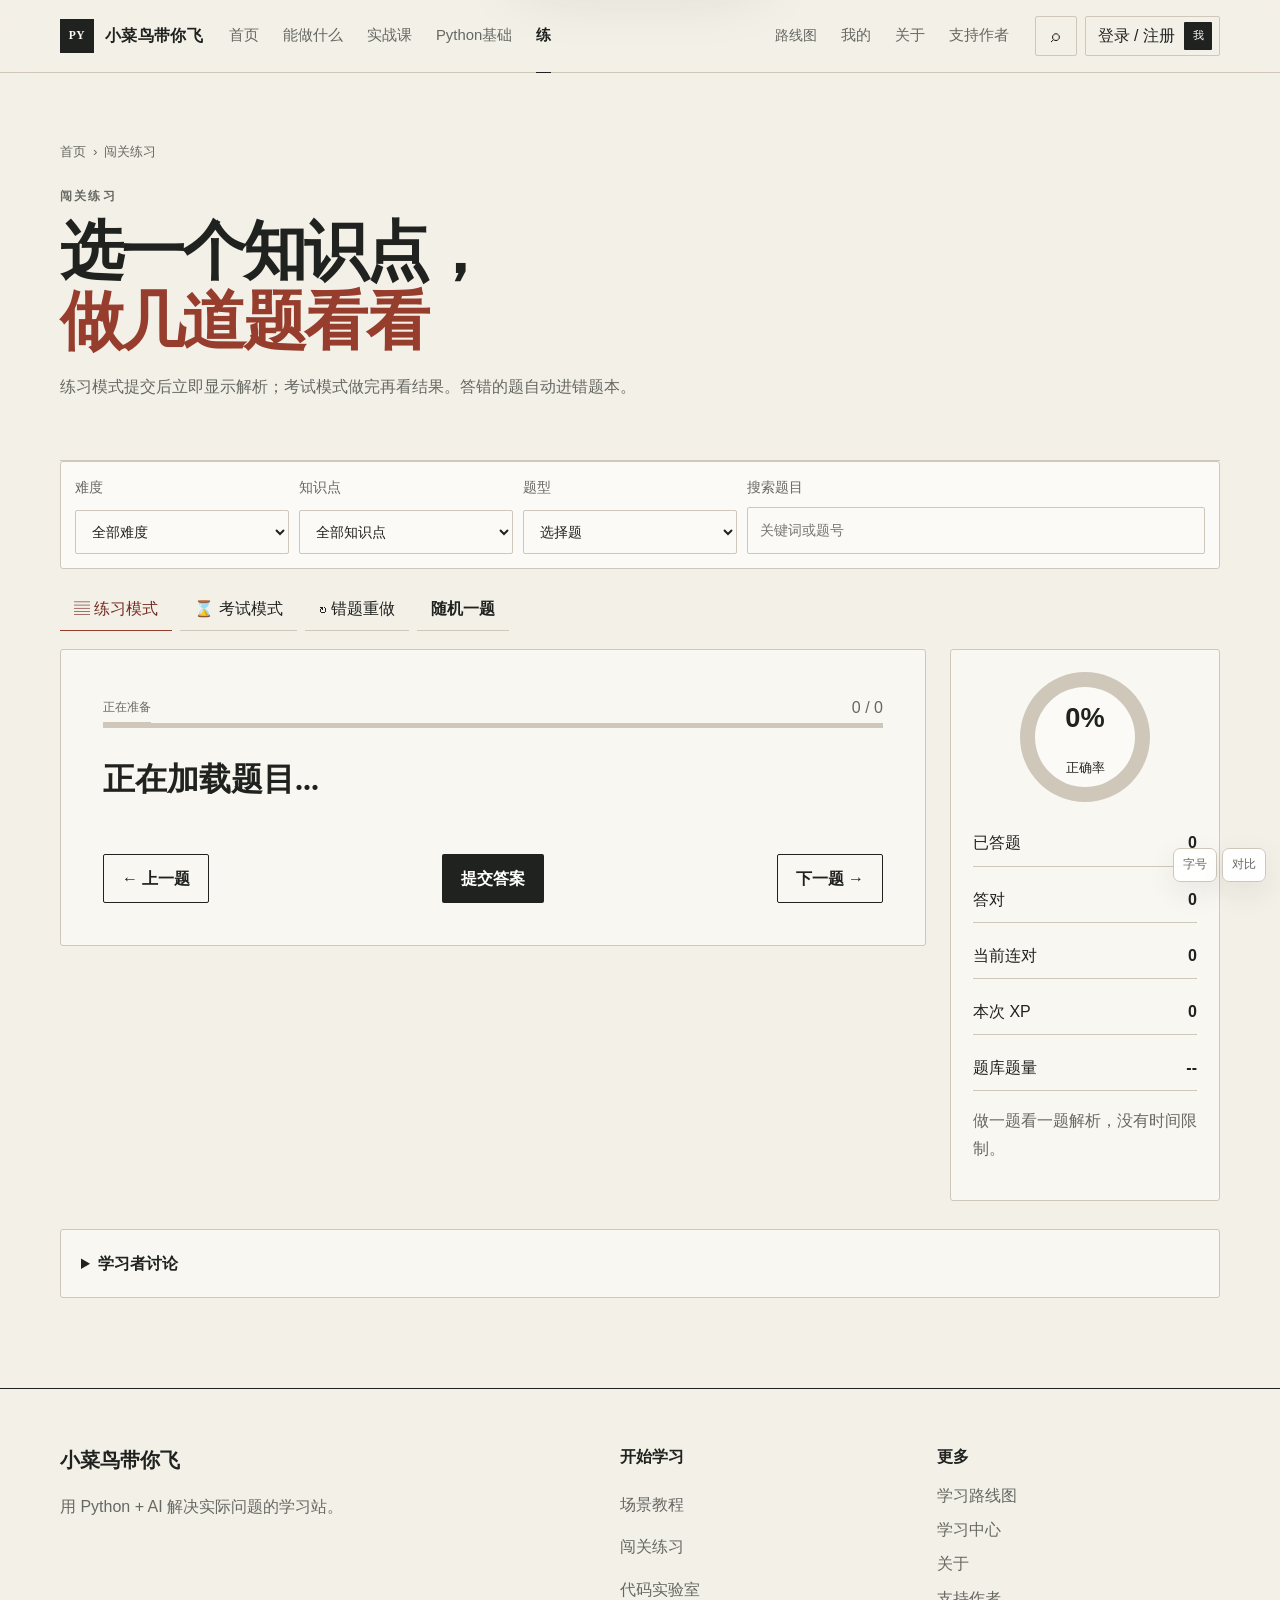
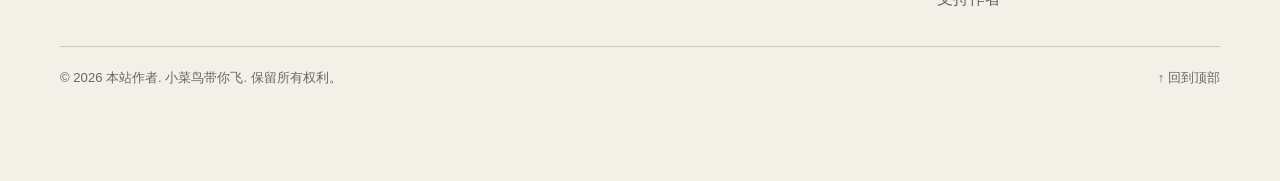
<file: quiz.html>
﻿<!doctype html><html lang="zh-CN"><head><meta charset="utf-8"><meta name="viewport" content="width=device-width,initial-scale=1"><meta name="theme-color" content="#f3f0e8"><meta name="description" content="闯关练习：点选题型，提交后即时显示解析，错题自动收入错题本。"><meta property="og:title" content="闯关练习｜小菜鸟带你飞"><meta property="og:description" content="做一题懂一题，用即时解析巩固学习。"><meta property="og:image" content="https://2002chen.github.io/assets/site-icon.png"><title>闯关练习｜小菜鸟带你飞</title><link rel="icon" href="assets/site-icon.png"><link rel="stylesheet" href="site.css?v=20260803-quiz-flow"></head>
<body data-page="quiz"><header class="site-header"><nav class="site-nav shell" aria-label="主要导航"><a class="site-brand" href="index.html"><img src="assets/site-icon.png" alt="小菜鸟带你飞图标"><span>小菜鸟带你飞</span></a><div class="site-links"><a href="index.html">首页</a><a href="scenes.html">能做什么</a><a href="tutorial.html">实战课</a><a href="python.html">Python基础</a><a class="active" href="quiz.html">练</a><a class="secondary-link" href="roadmap.html">路线图</a><a href="learning.html">我的</a><a href="about.html">关于</a></div><div class="nav-actions"><button class="icon-button" type="button" data-open-search aria-label="打开全站搜索">⌕</button><div class="account-wrap"><button class="account-button" type="button" data-account><span>登录 / 注册</span></button><div class="account-menu" id="accountMenu"></div></div><button class="menu-toggle" type="button" aria-label="打开导航菜单" aria-expanded="false"><span></span><span></span><span></span></button></div></nav></header>
<main id="main"><section class="page-hero shell"><div class="breadcrumbs"><a href="index.html">首页</a><span>›</span><span>闯关练习</span></div><p class="eyebrow">闯关练习</p><h1>选一个知识点，<br><em>做几道题看看</em></h1><p>练习模式提交后立即显示解析；考试模式做完再看结果。答错的题自动进错题本。</p></section>
<section class="shell"><div class="quiz-toolbar card" aria-label="题库筛选"><label class="filter-field"><span>难度</span><select id="levelFilter"><option value="">全部难度</option><option value="beginner">零基础</option><option value="basic">基础</option><option value="advanced">进阶</option></select></label><label class="filter-field"><span>知识点</span><select id="topicFilter"><option value="">全部知识点</option></select></label><label class="filter-field"><span>题型</span><select id="typeFilter"><option value="choice">选择题</option></select></label><label class="filter-field"><span>搜索题目</span><input id="questionSearch" type="search" placeholder="关键词或题号" autocomplete="off"></label></div>
<div class="mode-tabs" role="tablist" aria-label="训练模式"><button class="active" type="button" data-mode="practice">▤ 练习模式</button><button type="button" data-mode="exam">⌛ 考试模式</button><button type="button" data-mode="wrong">↻ 错题重做</button><button class="secondary" id="randomQuestion" type="button">随机一题</button></div>
<div class="quiz-layout"><article class="quiz-card card"><div class="quiz-head"><div><span class="pill" id="questionTopic">正在准备</span><span id="questionDifficulty" class="muted"></span></div><span id="questionCounter">0 / 0</span></div><div class="progress-track"><i id="quizMeter"></i></div><h2 id="questionText">正在加载题目...</h2><div class="question-options" id="questionOptions" aria-label="题目选项"></div><section class="feedback" id="questionFeedback" aria-live="polite"><h3 id="feedbackTitle"></h3><p id="feedbackText"></p><a id="reviewLink" href="tutorial.html">相关知识点：返回教程复习 →</a></section><div class="quiz-actions"><button class="secondary" id="previousQuestion" type="button">← 上一题</button><button class="primary" id="submitAnswer" type="button">提交答案</button><button class="secondary" id="nextQuestion" type="button">下一题 →</button></div></article>
<aside class="quiz-stats card"><div class="stat-ring" id="scoreRing"><span><b id="scorePercent">0%</b><small>正确率</small></span></div><div class="stat-list"><div><span>已答题</span><b id="answeredCount">0</b></div><div><span>答对</span><b id="correctCount">0</b></div><div><span>当前连对</span><b id="streakCount">0</b></div><div><span>本次 XP</span><b id="xpCount">0</b></div><div><span>题库题量</span><b id="cloudCount">--</b></div></div><p class="muted" id="modeHelp">做一题看一题解析，没有时间限制。</p></aside></div><details class="card discussion" id="discussion"><summary>学习者讨论</summary><p class="muted">分享解题思路，不要只贴答案。登录后可发布。</p><div id="discussionList"><p class="empty-state">暂无讨论，欢迎分享第一条思路。</p></div><form id="discussionForm"><label><span class="sr-only">讨论内容</span><textarea id="discussionContent" maxlength="600" placeholder="写下你的解题思路..."></textarea></label><button class="primary" type="submit">发布讨论</button></form></details></section></main>
<div class="streak-pop" id="streakPop">连续答对 5 题！+30 额外 XP</div>
<footer class="site-footer"><div class="shell"><div class="footer-grid"><div><div class="footer-brand">小菜鸟带你飞</div><p>用 Python + AI 解决实际问题的学习站。</p></div><div class="footer-links"><b>开始学习</b><a href="tutorial.html">场景教程</a><a href="quiz.html">闯关练习</a><a href="lab.html">代码实验室</a></div><div class="footer-links"><b>更多</b><a href="roadmap.html">学习路线图</a><a href="learning.html">学习中心</a><a href="about.html">关于</a></div></div><div class="footer-bottom"><span>© 2026 本站作者. 小菜鸟带你飞. 保留所有权利。</span><a href="#main">↑ 回到顶部</a></div></div></footer>
<script src="assets/supabase.min.js?v=2.110.8"></script><script src="supabase-config.js?v=20260725"></script><script src="site.js?v=20260725-notifications"></script><script src="quiz.js?v=20260803-quiz-flow"></script>
<script>
if ('serviceWorker' in navigator) {
  window.addEventListener('load', function() {
    navigator.serviceWorker.register('/sw.js').then(function(reg) {
      console.log('SW registered');
    }).catch(function(err) {
      console.log('SW failed:', err);
    });
  });
}
</script>
</body></html>
</file>
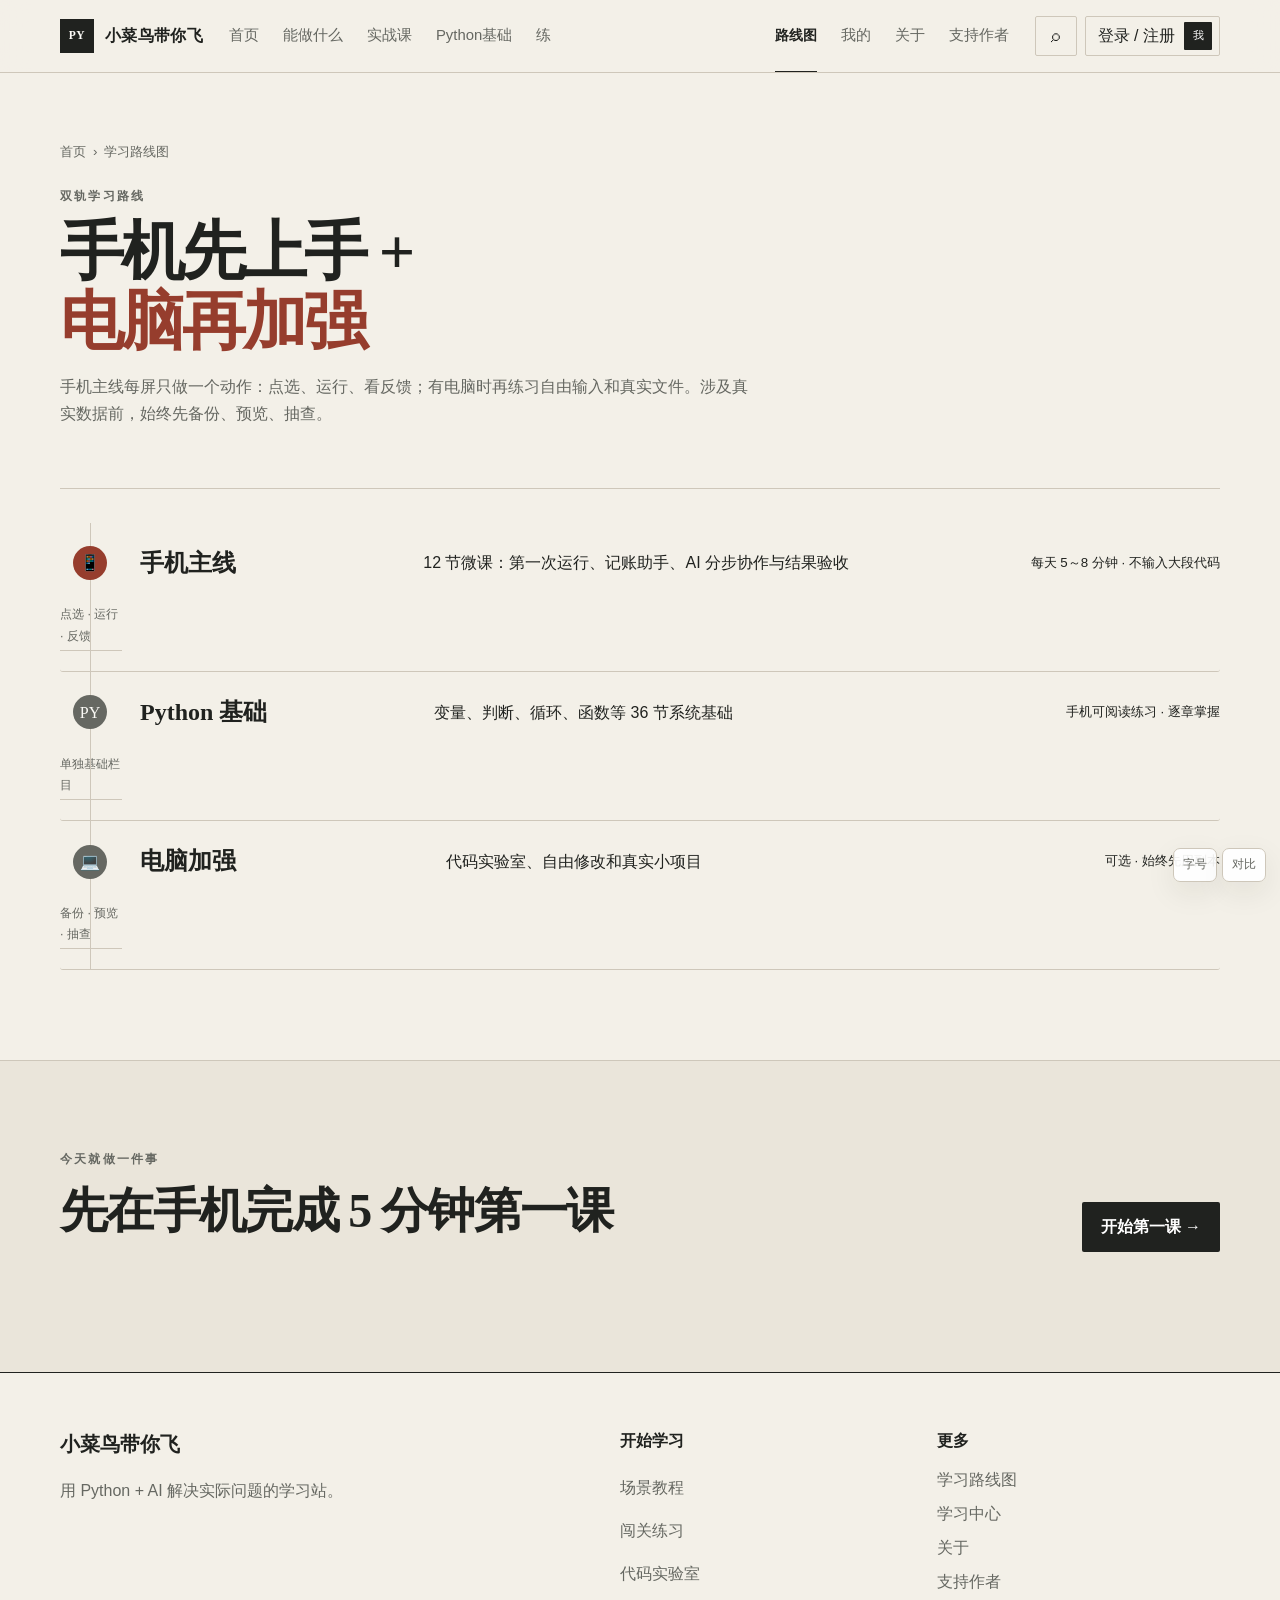
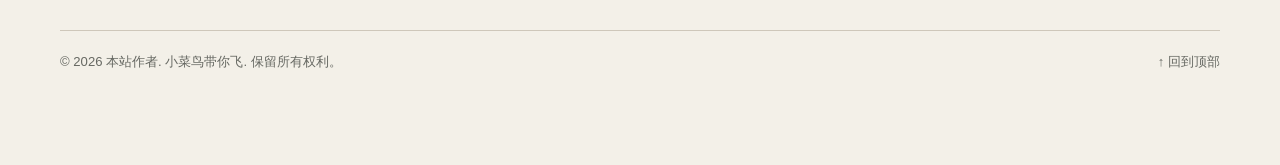
<file: roadmap.html>
﻿<!doctype html><html lang="zh-CN"><head><meta charset="utf-8"><meta name="viewport" content="width=device-width,initial-scale=1"><meta name="theme-color" content="#f3f0e8"><meta name="description" content="学习路线图：从场景到项目，手机主线 + 电脑加强。"><meta property="og:title" content="学习路线图｜小菜鸟带你飞"><meta property="og:description" content="看清每个场景的手机/电脑路线。"><meta property="og:image" content="https://2002chen.github.io/assets/site-icon.png"><title>学习路线图｜小菜鸟带你飞</title><link rel="icon" href="assets/site-icon.png"><link rel="stylesheet" href="site.css?v=20260725-notifications"></head>
<body data-page="roadmap"><header class="site-header"><nav class="site-nav shell" aria-label="主要导航"><a class="site-brand" href="index.html"><img src="assets/site-icon.png" alt="小菜鸟带你飞图标"><span>小菜鸟带你飞</span></a><div class="site-links"><a href="index.html">首页</a><a href="scenes.html">能做什么</a><a href="tutorial.html">实战课</a><a href="python.html">Python基础</a><a href="quiz.html">练</a><a class="secondary-link active" href="roadmap.html">路线图</a><a href="learning.html">我的</a><a href="about.html">关于</a></div><div class="nav-actions"><button class="icon-button" type="button" data-open-search aria-label="打开全站搜索">⌕</button><div class="account-wrap"><button class="account-button" type="button" data-account><span>登录 / 注册</span></button><div class="account-menu" id="accountMenu"></div></div><button class="menu-toggle" type="button" aria-label="打开导航菜单" aria-expanded="false"><span></span><span></span><span></span></button></div></nav></header>
<main id="main"><section class="page-hero shell"><div class="breadcrumbs"><a href="index.html">首页</a><span>›</span><span>学习路线图</span></div><p class="eyebrow">双轨学习路线</p><h1>手机先上手 + <br><em>电脑再加强</em></h1><p>手机主线每屏只做一个动作：点选、运行、看反馈；有电脑时再练习自由输入和真实文件。涉及真实数据前，始终先备份、预览、抽查。</p></section><section class="shell roadmap" id="roadmap"><article class="stage card current"><i>📱</i><h2>手机主线</h2><p>12 节微课：第一次运行、记账助手、AI 分步协作与结果验收</p><small>每天 5～8 分钟 · 不输入大段代码</small><br><span class="pill">点选 · 运行 · 反馈</span></article><article class="stage card"><i>PY</i><h2>Python 基础</h2><p>变量、判断、循环、函数等 36 节系统基础</p><small>手机可阅读练习 · 逐章掌握</small><br><span class="pill">单独基础栏目</span></article><article class="stage card"><i>💻</i><h2>电脑加强</h2><p>代码实验室、自由修改和真实小项目</p><small>可选 · 始终先用副本</small><br><span class="pill">备份 · 预览 · 抽查</span></article></section><section class="section-block alt"><div class="shell"><div class="section-head"><div><p class="eyebrow">今天就做一件事</p><h2>先在手机完成 5 分钟第一课</h2></div><a class="primary" href="tutorial.html?lesson=mobile-lesson-01">开始第一课 →</a></div></div></section></main>
<footer class="site-footer"><div class="shell"><div class="footer-grid"><div><div class="footer-brand">小菜鸟带你飞</div><p>用 Python + AI 解决实际问题的学习站。</p></div><div class="footer-links"><b>开始学习</b><a href="tutorial.html">场景教程</a><a href="quiz.html">闯关练习</a><a href="lab.html">代码实验室</a></div><div class="footer-links"><b>更多</b><a href="roadmap.html">学习路线图</a><a href="learning.html">学习中心</a><a href="about.html">关于</a></div></div><div class="footer-bottom"><span>© 2026 本站作者. 小菜鸟带你飞. 保留所有权利。</span><a href="#main">↑ 回到顶部</a></div></div></footer><script src="assets/supabase.min.js?v=2.110.8"></script><script src="supabase-config.js?v=20260725"></script><script src="site.js?v=20260725-notifications"></script>
<script>
if ('serviceWorker' in navigator) {
  window.addEventListener('load', function() {
    navigator.serviceWorker.register('/sw.js').then(function(reg) {
      console.log('SW registered');
    }).catch(function(err) {
      console.log('SW failed:', err);
    });
  });
}
</script>
</body></html>
</file>
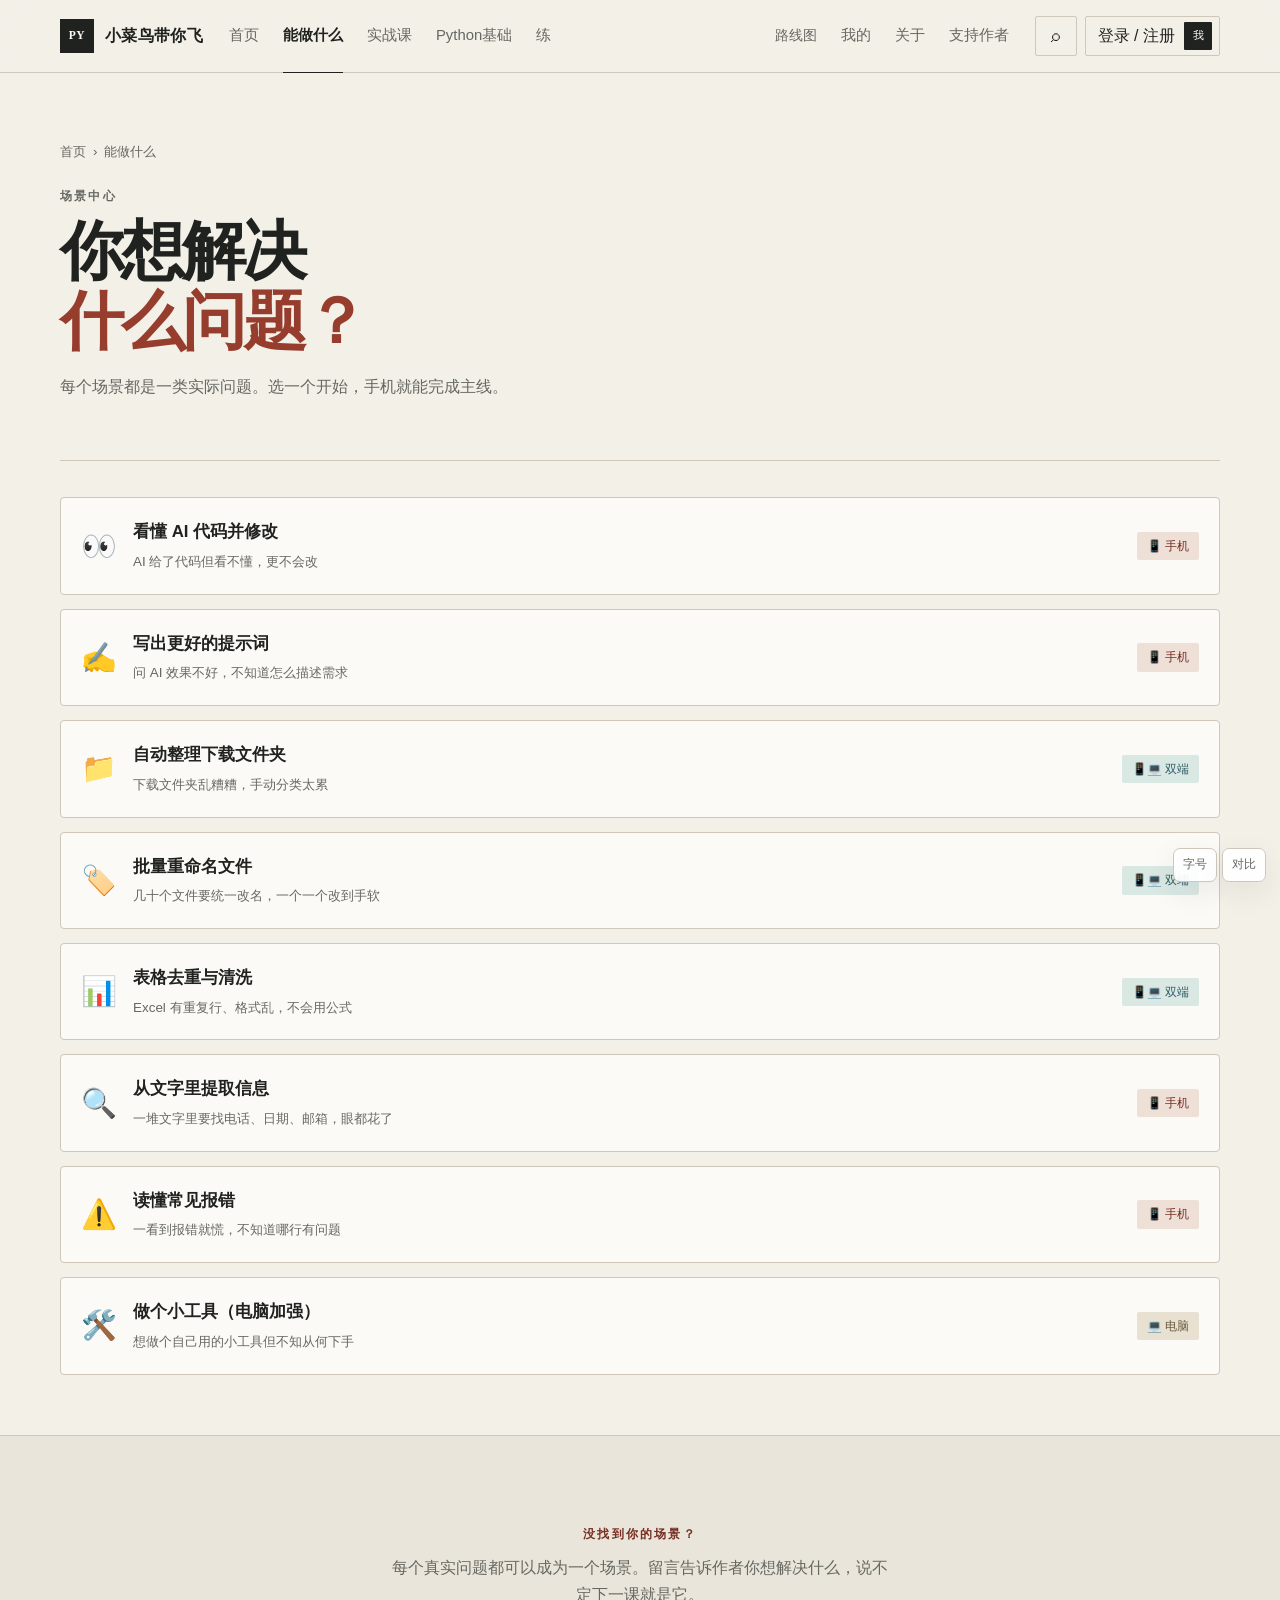
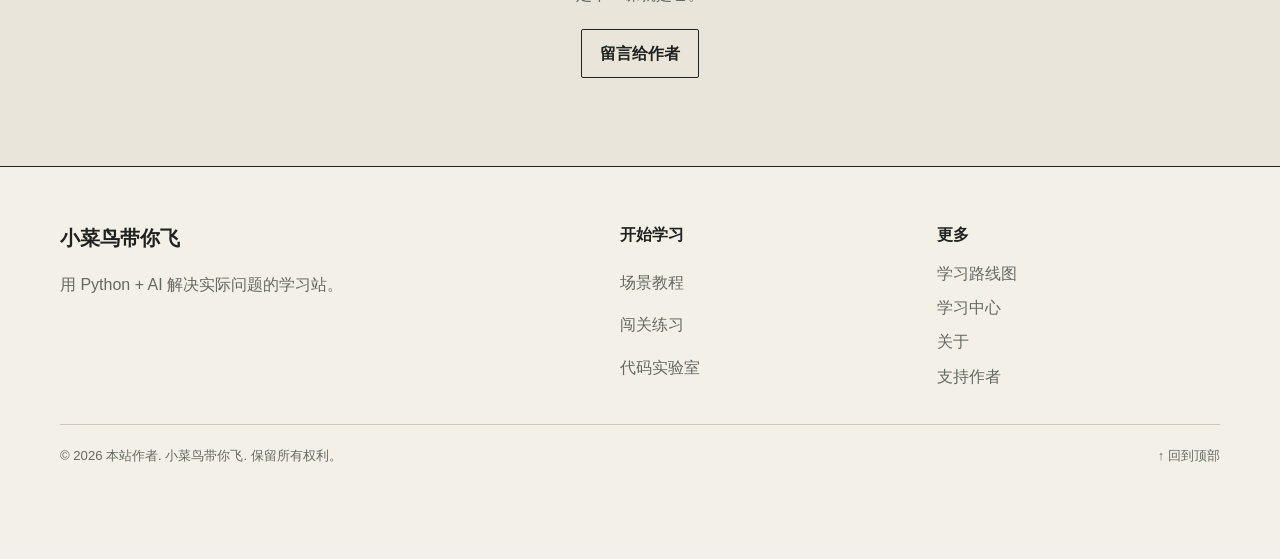
<file: scenes.html>
<!doctype html>
<html lang="zh-CN">
<head>
  <meta charset="utf-8"><meta name="viewport" content="width=device-width,initial-scale=1"><meta name="theme-color" content="#f3f0e8">
  <meta name="description" content="看看用 Python+AI 可以解决哪些实际问题——从整理文件到提取信息，手机也能学。">
  <meta property="og:title" content="能做什么｜小菜鸟带你飞">
  <meta property="og:description" content="你想解决什么问题？从真实场景开始学 Python+AI。">
  <meta property="og:image" content="https://2002chen.github.io/assets/site-icon.png">
  <title>能做什么｜小菜鸟带你飞</title><link rel="icon" href="assets/site-icon.png"><link rel="stylesheet" href="site.css?v=20260725-notifications">
</head>
<body data-page="scenes">
  <header class="site-header"><nav class="site-nav shell" aria-label="主要导航"><a class="site-brand" href="index.html"><img src="assets/site-icon.png" alt="小菜鸟带你飞图标"><span>小菜鸟带你飞</span></a><div class="site-links"><a href="index.html">首页</a><a class="active" href="scenes.html">能做什么</a><a href="tutorial.html">实战课</a><a href="python.html">Python基础</a><a href="quiz.html">练</a><a class="secondary-link" href="roadmap.html">路线图</a><a href="learning.html">我的</a><a href="about.html">关于</a></div><div class="nav-actions"><button class="icon-button" type="button" data-open-search aria-label="打开全站搜索">⌕</button><div class="account-wrap"><button class="account-button" type="button" data-account><span>登录 / 注册</span></button><div class="account-menu" id="accountMenu"></div></div><button class="menu-toggle" type="button" aria-label="打开导航菜单" aria-expanded="false"><span></span><span></span><span></span></button></div></nav></header>
  <main id="main">
    <section class="page-hero shell">
      <div class="breadcrumbs"><a href="index.html">首页</a><span>›</span><span>能做什么</span></div>
      <p class="eyebrow">场景中心</p>
      <h1>你想解决<br><em>什么问题？</em></h1>
      <p>每个场景都是一类实际问题。选一个开始，手机就能完成主线。</p>
    </section>
    <section class="shell">
      <div class="scene-grid" id="sceneGrid">
        <!-- 由 JS 动态生成 -->
      </div>
    </section>
    <section class="section-block alt">
      <div class="shell" style="text-align:center;">
        <p class="eyebrow">没找到你的场景？</p>
        <p style="max-width:500px;margin:0 auto 20px;color:var(--muted);">每个真实问题都可以成为一个场景。留言告诉作者你想解决什么，说不定下一课就是它。</p>
        <a class="secondary" href="index.html#message">留言给作者</a>
      </div>
    </section>
  </main>
  <footer class="site-footer"><div class="shell"><div class="footer-grid"><div><div class="footer-brand">小菜鸟带你飞</div><p>用 Python + AI 解决实际问题的学习站。</p></div><div class="footer-links"><b>开始学习</b><a href="tutorial.html">场景教程</a><a href="quiz.html">闯关练习</a><a href="lab.html">代码实验室</a></div><div class="footer-links"><b>更多</b><a href="roadmap.html">学习路线图</a><a href="learning.html">学习中心</a><a href="about.html">关于</a></div></div><div class="footer-bottom"><span>© 2026 本站作者. 小菜鸟带你飞. 保留所有权利。</span><a href="#main">↑ 回到顶部</a></div></div></footer>
  <script src="assets/supabase.min.js?v=2.110.8"></script><script src="supabase-config.js?v=20260725"></script>
  <script src="site.js?v=20260725-notifications"></script>
  <script>
    (function() {
      'use strict';
      const scenes = [
        { id: 'scene-01', title: '看懂 AI 代码并修改', pain: 'AI 给了代码但看不懂，更不会改', emoji: '👀', device: 'mobile', lesson: 'tutorial.html?lesson=lesson-01' },
        { id: 'scene-02', title: '写出更好的提示词', pain: '问 AI 效果不好，不知道怎么描述需求', emoji: '✍️', device: 'mobile', lesson: 'tutorial.html?lesson=lesson-02' },
        { id: 'scene-03', title: '自动整理下载文件夹', pain: '下载文件夹乱糟糟，手动分类太累', emoji: '📁', device: 'both', lesson: 'tutorial.html?lesson=lesson-03' },
        { id: 'scene-04', title: '批量重命名文件', pain: '几十个文件要统一改名，一个一个改到手软', emoji: '🏷️', device: 'both', lesson: 'tutorial.html?lesson=lesson-04' },
        { id: 'scene-05', title: '表格去重与清洗', pain: 'Excel 有重复行、格式乱，不会用公式', emoji: '📊', device: 'both', lesson: 'tutorial.html?lesson=lesson-05' },
        { id: 'scene-06', title: '从文字里提取信息', pain: '一堆文字里要找电话、日期、邮箱，眼都花了', emoji: '🔍', device: 'mobile', lesson: 'tutorial.html?lesson=lesson-06' },
        { id: 'scene-07', title: '读懂常见报错', pain: '一看到报错就慌，不知道哪行有问题', emoji: '⚠️', device: 'mobile', lesson: 'tutorial.html?lesson=lesson-07' },
        { id: 'scene-08', title: '做个小工具（电脑加强）', pain: '想做个自己用的小工具但不知从何下手', emoji: '🛠️', device: 'computer', lesson: 'tutorial.html?lesson=lesson-later' }
      ];
      const grid = document.getElementById('sceneGrid');
      if (grid) {
        grid.innerHTML = scenes.map(s => `
          <a class="scene-full-card" href="${s.lesson}">
            <span class="scene-full-emoji">${s.emoji}</span>
            <div class="scene-full-body">
              <h3>${s.title}</h3>
              <p class="scene-full-pain">${s.pain}</p>
            </div>
            <span class="device-tag ${s.device}">${s.device === 'mobile' ? '📱 手机' : s.device === 'both' ? '📱💻 双端' : '💻 电脑'}</span>
          </a>
        `).join('');
      }
    })();
  </script>
  <script>
  if ('serviceWorker' in navigator) {
    window.addEventListener('load', function() {
      navigator.serviceWorker.register('/sw.js').then(function(reg) {
        console.log('SW registered');
      }).catch(function(err) {
        console.log('SW failed:', err);
      });
    });
  }
  </script>
</body>
</html>
</file>
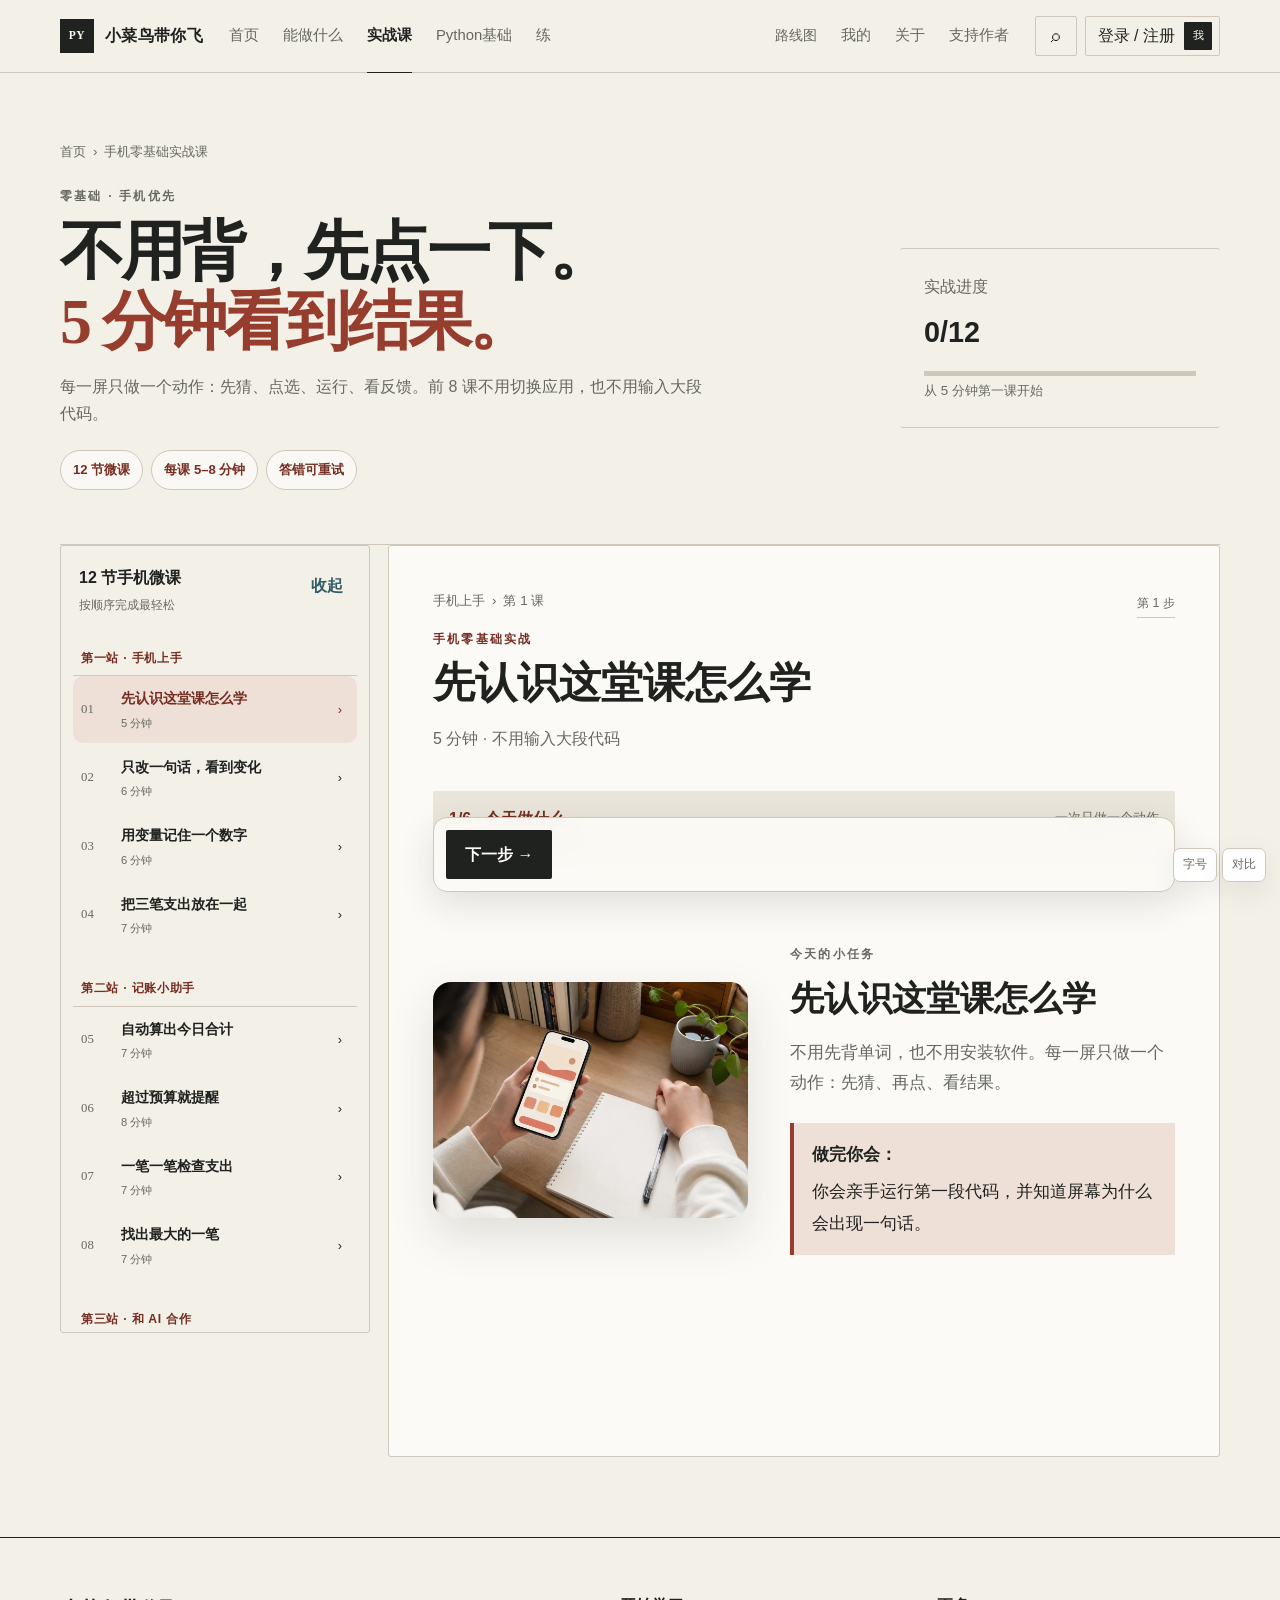
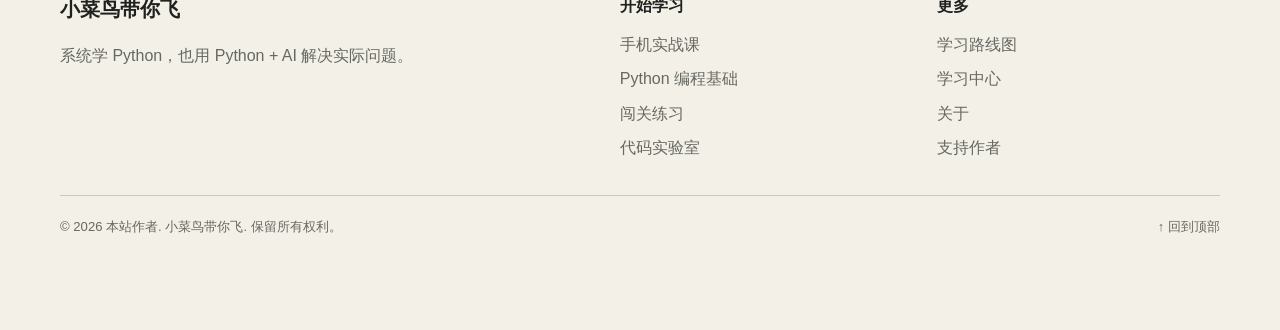
<file: tutorial.html>
<!doctype html>
<html lang="zh-CN">
<head>
  <meta charset="utf-8">
  <meta name="viewport" content="width=device-width,initial-scale=1,viewport-fit=cover">
  <meta name="theme-color" content="#f3f0e8">
  <meta name="description" content="真正适合零基础和手机操作的 Python+AI 实战课：每次只做一个动作，点选、运行、看反馈。">
  <meta property="og:title" content="手机零基础实战课｜小菜鸟带你飞">
  <meta property="og:description" content="12 节手机微课，从第一次运行到做出记账小助手。">
  <meta property="og:image" content="https://2002chen.github.io/assets/course/start-on-phone.webp">
  <title>手机零基础实战课｜小菜鸟带你飞</title>
  <link rel="icon" href="assets/site-icon.png">
  <link rel="stylesheet" href="site.css?v=20260803-mobile-course">
  <script type="application/ld+json">{"@context":"https://schema.org","@type":"Course","name":"手机零基础 Python+AI 实战课","description":"12 节手机微课，从第一次运行到做出记账小助手","provider":{"@type":"Person","name":"本站作者"}}</script>
</head>
<body data-page="tutorial">
  <header class="site-header">
    <nav class="site-nav shell" aria-label="主要导航">
      <a class="site-brand" href="index.html"><img src="assets/site-icon.png" alt="小菜鸟带你飞图标"><span>小菜鸟带你飞</span></a>
      <div class="site-links"><a href="index.html">首页</a><a href="scenes.html">能做什么</a><a class="active" href="tutorial.html">实战课</a><a href="python.html">Python基础</a><a href="quiz.html">练</a><a class="secondary-link" href="roadmap.html">路线图</a><a href="learning.html">我的</a><a href="about.html">关于</a></div>
      <div class="nav-actions"><button class="icon-button" type="button" data-open-search aria-label="打开全站搜索">⌕</button><div class="account-wrap"><button class="account-button" type="button" data-account><span>登录 / 注册</span></button><div class="account-menu" id="accountMenu"></div></div><button class="menu-toggle" type="button" aria-label="打开导航菜单" aria-expanded="false"><span></span><span></span><span></span></button></div>
    </nav>
  </header>

  <main id="main">
    <section class="page-hero shell mobile-course-hero">
      <div class="breadcrumbs"><a href="index.html">首页</a><span>›</span><span>手机零基础实战课</span></div>
      <div class="page-hero-grid">
        <div class="hero-copy">
          <p class="eyebrow">零基础 · 手机优先</p>
          <h1>不用背，先点一下。<br><em>5 分钟看到结果。</em></h1>
          <p>每一屏只做一个动作：先猜、点选、运行、看反馈。前 8 课不用切换应用，也不用输入大段代码。</p>
          <div class="course-promise-row"><span>12 节微课</span><span>每课 5–8 分钟</span><span>答错可重试</span></div>
        </div>
        <article class="card progress-card"><span class="muted">实战进度</span><b id="courseProgressText">0/12</b><div class="progress-track"><i id="courseProgressBar"></i></div><small id="courseAccessText" class="muted">从 5 分钟第一课开始</small></article>
      </div>
    </section>

    <section class="tutorial-layout shell mobile-course-layout">
      <aside class="catalog card" aria-label="课程目录">
        <div class="catalog-head"><div><b>12 节手机微课</b><small>按顺序完成最轻松</small></div><button class="text-button" id="collapseCatalog" type="button" aria-expanded="true">收起</button></div>
        <div id="chapterList"><p class="empty-state">正在加载课程...</p></div>
      </aside>

      <article class="reader card mobile-course-reader">
        <div class="reader-empty" id="readerEmpty"><p>正在准备第一课...</p></div>
        <div class="reader-content" id="readerContent" hidden>
          <div class="reader-topline">
            <div class="breadcrumbs" id="readerBreadcrumb"></div>
            <span class="pill" id="readerReadTime"></span>
          </div>
          <div class="reader-meta"><div><p class="eyebrow" id="readerType">手机零基础实战</p><h2 id="readerTitle"></h2><p class="muted" id="readerSummary"></p></div></div>
          <div class="lesson-stage-progress" aria-label="本课进度"><div><span id="lessonStageText">1/6</span><small>一次只做一个动作</small></div><div class="progress-track"><i id="lessonStageBar"></i></div></div>
          <div class="reader-body" id="tutorialBody"></div>
          <div class="reader-actions course-reader-actions">
            <button class="secondary" id="readerPrevious" type="button">← 上一步</button>
            <button class="primary" id="readerNext" type="button">下一步 →</button>
            <button class="primary" id="completeSection" type="button" hidden>完成本课 ✓</button>
          </div>
        </div>
      </article>
    </section>
  </main>

  <footer class="site-footer"><div class="shell"><div class="footer-grid"><div><div class="footer-brand">小菜鸟带你飞</div><p>系统学 Python，也用 Python + AI 解决实际问题。</p></div><div class="footer-links"><b>开始学习</b><a href="tutorial.html">手机实战课</a><a href="python.html">Python 编程基础</a><a href="quiz.html">闯关练习</a><a href="lab.html">代码实验室</a></div><div class="footer-links"><b>更多</b><a href="roadmap.html">学习路线图</a><a href="learning.html">学习中心</a><a href="about.html">关于</a></div></div><div class="footer-bottom"><span>© 2026 本站作者. 小菜鸟带你飞. 保留所有权利。</span><a href="#main">↑ 回到顶部</a></div></div></footer>

  <script src="assets/supabase.min.js?v=2.110.8"></script>
  <script src="supabase-config.js?v=20260725"></script>
  <script src="site.js?v=20260725-notifications"></script>
  <script src="mobile-course.js?v=20260803-mobile-first"></script>
  <script src="tutorial.js?v=20260803-mobile-first"></script>
  <script>
  if ('serviceWorker' in navigator && location.protocol === 'https:' && location.hostname !== 'localhost' && location.hostname !== '127.0.0.1') {
    window.addEventListener('load', function () {
      navigator.serviceWorker.register('/sw.js').catch(function () {});
    });
  }
  </script>
</body>
</html>
</file>
<file: site.css>
:root {
  --bg: #f3f0e8;
  --surface: #fbfaf6;
  --surface-alt: #eae5da;
  --brand: #963d2d;
  --brand-dark: #762d22;
  --brand-soft: #eee0d7;
  --blue: #315d67;
  --success: #3f7657;
  --warning: #8b641c;
  --danger: #a13f3a;
  --text: #20221f;
  --muted: #666862;
  --line: #cec7ba;
  --editor: #202724;
  --shadow: 0 10px 30px rgba(34, 32, 27, .08);
  --shadow-hover: 0 24px 70px rgba(34, 32, 27, .16);
  --radius: 3px;
  --shell: 1160px;
  --body-size: 16px;
}

html[data-font="small"] { --body-size: 14px; }
html[data-font="large"] { --body-size: 18px; }
html.high-contrast {
  --bg: #fff;
  --surface-alt: #f0f0f0;
  --text: #111;
  --muted: #333;
  --line: #555;
  --brand: #b93820;
  --blue: #004f9e;
}

* { box-sizing: border-box; }
[hidden] { display: none !important; }
html { scroll-behavior: smooth; }
body {
  margin: 0;
  color: var(--text);
  background: var(--bg);
  font-family: "PingFang SC", "Microsoft YaHei", "Noto Sans SC", sans-serif;
  font-size: var(--body-size);
  line-height: 1.7;
  -webkit-font-smoothing: antialiased;
}
h1, h2, .footer-brand { font-family: "Songti SC", SimSun, "Noto Serif SC", Georgia, serif; font-weight: 600; }
body.modal-open { overflow: hidden; }
a { color: inherit; text-decoration: none; }
button, input, select, textarea { font: inherit; }
button, a, input, select, textarea { transition: color .2s ease, background .2s ease, border-color .2s ease, box-shadow .2s ease, transform .2s ease; }
button { color: inherit; }
button:not(:disabled), select { cursor: pointer; }
button:disabled { cursor: not-allowed; opacity: .56; }
img { max-width: 100%; }
pre, code, textarea.code-editor { font-family: "JetBrains Mono", "Fira Code", Consolas, monospace; }
:focus-visible { outline: 3px solid rgba(57, 123, 191, .45); outline-offset: 3px; }
.shell { width: min(calc(100% - 40px), var(--shell)); margin-inline: auto; }
.sr-only { position: absolute; width: 1px; height: 1px; padding: 0; margin: -1px; overflow: hidden; clip: rect(0, 0, 0, 0); white-space: nowrap; border: 0; }
.skip-link { position: fixed; left: 18px; top: -60px; z-index: 200; background: var(--text); color: #fff; padding: 10px 16px; border-radius: 2px; }
.skip-link:focus { top: 18px; }
.eyebrow { margin: 0 0 10px; color: var(--brand-dark); font-size: .76rem; font-weight: 700; letter-spacing: .18em; }
.muted { color: var(--muted); }
.empty-state { padding: 28px; color: var(--muted); text-align: center; border: 1px solid var(--line); background: transparent; border-radius: 0; }

.site-header { position: sticky; top: 0; z-index: 80; border-bottom: 1px solid var(--line); background: rgba(243, 240, 232, .94); backdrop-filter: blur(14px); }
.site-nav { min-height: 72px; display: flex; align-items: center; gap: 26px; }
.site-brand { display: flex; align-items: center; gap: 11px; flex: 0 0 auto; font-weight: 750; letter-spacing: .02em; }
.site-brand::before { content: "PY"; display: grid; place-items: center; width: 34px; height: 34px; color: var(--surface); background: var(--text); font-family: Georgia, serif; font-size: .72rem; letter-spacing: .06em; }
.site-brand img { display: none; }
.site-links { display: flex; align-items: center; gap: 24px; flex: 1; }
.site-links a { position: relative; color: var(--muted); font-size: .93rem; white-space: nowrap; }
.site-links a.secondary-link { margin-left: auto; font-size: .86rem; }
.site-links a:hover, .site-links a.active { color: var(--text); }
.site-links a.active { font-weight: 750; }
.site-links a.active::after { content: ""; position: absolute; left: 0; right: 0; bottom: -24px; height: 1px; background: var(--text); }
.nav-actions { display: flex; align-items: center; gap: 8px; flex: 0 0 auto; }
.icon-button, .account-button, .menu-toggle { min-height: 40px; border: 1px solid var(--line); background: transparent; border-radius: 2px; }
.icon-button { width: 42px; font-size: 1.1rem; }
.account-button { display: flex; align-items: center; gap: 9px; padding: 5px 7px 5px 12px; }
.account-button i { display: grid; place-items: center; width: 28px; height: 28px; font-style: normal; font-size: .7rem; border-radius: 1px; color: #fff; background: var(--text); }
.account-button i { overflow: hidden; }
.account-button i img { width: 100%; height: 100%; object-fit: cover; }
.account-button { position: relative; }
.account-unread-badge { position: absolute; top: -7px; right: -7px; display: grid; min-width: 20px; height: 20px; place-items: center; padding: 0 5px; color: #fff; border: 2px solid var(--surface); border-radius: 999px; background: var(--brand); font-size: .65rem; font-style: normal; line-height: 1; }
.reply-notice-bar { border-bottom: 1px solid rgba(176, 92, 55, .32); background: #f8e9df; }
.reply-notice-bar a { display: flex; align-items: center; justify-content: space-between; gap: 18px; min-height: 48px; color: var(--text); }
.reply-notice-bar span { display: flex; align-items: center; gap: 10px; }
.reply-notice-bar span i { width: 9px; height: 9px; border-radius: 50%; background: var(--brand); box-shadow: 0 0 0 5px rgba(176, 92, 55, .13); }
.reply-notice-bar b { color: var(--brand-dark); font-size: .82rem; }
.account-wrap { position: relative; }
.account-menu { display: none; position: absolute; right: 0; top: calc(100% + 10px); width: 230px; padding: 10px; border: 1px solid var(--line); border-radius: 2px; background: var(--surface); box-shadow: var(--shadow); }
.account-menu.open { display: grid; }
.account-menu b { padding: 8px 10px 12px; overflow: hidden; color: var(--muted); font-size: .78rem; text-overflow: ellipsis; }
.account-menu a, .account-menu button { border: 0; border-radius: 8px; padding: 10px; text-align: left; background: transparent; }
.account-menu a:hover, .account-menu button:hover { background: var(--surface-alt); }
.menu-toggle { display: none; width: 42px; padding: 10px; }
.menu-toggle span { display: block; height: 2px; margin: 4px 0; border-radius: 2px; background: var(--text); }

.primary, .secondary, .ghost, .danger, .text-button { display: inline-flex; align-items: center; justify-content: center; gap: 8px; min-height: 44px; border-radius: 2px; padding: 10px 18px; font-weight: 700; border: 1px solid transparent; }
.primary { color: #fff; background: var(--text); }
.primary:hover { background: var(--brand-dark); }
.secondary { color: var(--text); border-color: var(--text); background: transparent; }
.secondary:hover, .ghost:hover { border-color: var(--brand); color: var(--brand-dark); }
.ghost { border-color: var(--line); background: transparent; }
.danger { color: var(--danger); border-color: rgba(184, 71, 71, .25); background: #fff7f7; }
.text-button { min-height: auto; padding: 8px; color: var(--blue); border: 0; background: none; }
.wide { width: 100%; }
.pill { display: inline-flex; align-items: center; gap: 6px; border-bottom: 1px solid var(--line); padding: 3px 0; color: var(--muted); background: transparent; font-size: .78rem; }

.announcement-shell { display: flex; align-items: center; justify-content: space-between; gap: 22px; padding: 14px 0; border-bottom: 1px solid var(--line); }
.announcement-shell.announcement-new { animation: announcement-arrive .7s ease both; }
@keyframes announcement-arrive { from { opacity: 0; transform: translateY(-12px); } to { opacity: 1; transform: translateY(0); } }
.announcement-content { display: grid; grid-template-columns: auto minmax(0, 1fr) auto; align-items: center; gap: 18px; min-width: 0; width: 100%; }
.announcement-shell > div > span { color: var(--brand-dark); font-size: .72rem; letter-spacing: .12em; white-space: nowrap; }
.announcement-trigger { display: grid; grid-template-columns: auto minmax(0, 1fr) auto; align-items: baseline; gap: 12px; min-width: 0; padding: 0; border: 0; color: var(--text); background: transparent; text-align: left; cursor: pointer; }
.announcement-trigger b { overflow: hidden; text-overflow: ellipsis; white-space: nowrap; }
.announcement-trigger > span { overflow: hidden; color: var(--muted); text-overflow: ellipsis; white-space: nowrap; }
.announcement-trigger i { color: var(--brand-dark); font-size: .78rem; font-style: normal; white-space: nowrap; }
.announcement-trigger:hover b, .announcement-trigger:focus-visible b { color: var(--brand-dark); }
.announcement-shell small { color: var(--muted); white-space: nowrap; }
.announcement-shell > button { flex: 0 0 auto; border: 0; background: transparent; font-size: 1.1rem; }
.announcement-dialog { display: none; position: fixed; inset: 0; z-index: 180; place-items: center; padding: 20px; }
.announcement-dialog.open { display: grid; }
.announcement-backdrop { position: absolute; inset: 0; background: rgba(26, 27, 24, .62); backdrop-filter: blur(4px); }
.announcement-dialog > section { position: relative; width: min(100%, 680px); max-height: min(78vh, 720px); overflow: auto; padding: clamp(28px, 5vw, 48px); border: 1px solid var(--line); background: var(--surface); box-shadow: var(--shadow-hover); }
.announcement-dialog .dialog-close { position: absolute; top: 14px; right: 14px; }
.announcement-dialog h2 { max-width: 90%; margin: 0 0 8px; font-size: clamp(1.7rem, 4vw, 2.35rem); }
.announcement-dialog time { color: var(--muted); font-size: .82rem; }
.announcement-dialog article { margin-top: 26px; color: var(--text); line-height: 1.9; white-space: pre-wrap; overflow-wrap: anywhere; }

.home-hero { display: grid; grid-template-columns: minmax(0, 1.2fr) minmax(320px, .8fr); align-items: end; gap: clamp(48px, 9vw, 120px); padding: clamp(82px, 11vw, 142px) 0 84px; }
body[data-page="404"] .home-hero { grid-template-columns: minmax(0, 760px); min-height: calc(100vh - 72px); align-content: center; }
.home-hero .hero-copy { padding-bottom: 10px; }
.home-hero h1 { max-width: 780px; margin: 0 0 25px; font-size: clamp(3rem, 6.2vw, 6rem); line-height: 1.04; letter-spacing: -.055em; }
.home-hero h1 em { color: var(--brand); font-style: normal; }
.hero-lead { max-width: 610px; margin: 0 0 30px; color: var(--muted); font-size: clamp(1rem, 1.8vw, 1.16rem); line-height: 1.9; }
.hero-actions { display: flex; justify-content: flex-start; gap: 10px; }
.hero-actions a { min-width: 148px; }
.trial-note { margin: 17px 0 0; color: var(--muted); font-size: .82rem; }
.hero-note { align-self: center; border-top: 1px solid var(--text); border-bottom: 1px solid var(--line); background: rgba(251,250,246,.35); }
.hero-note-head { display: flex; justify-content: space-between; padding: 11px 0; color: var(--muted); border-bottom: 1px solid var(--line); font-size: .78rem; letter-spacing: .08em; }
.hero-note pre { margin: 0; padding: 27px 0 22px; overflow: auto; color: #e7e6df; background: var(--editor); font-size: .9rem; line-height: 2; }
.hero-note code { display: block; padding: 0 25px; }
.hero-note code span { display: inline-block; width: 32px; color: #879089; user-select: none; }
.hero-note p { margin: 0; padding: 18px 0; color: var(--muted); font-size: .87rem; line-height: 1.8; }
.learning-entry { display: grid; grid-template-columns: minmax(190px, .34fr) minmax(0, 1fr); gap: clamp(35px, 7vw, 90px); padding: 46px 0 86px; border-top: 1px solid var(--line); }
.learning-entry h2 { margin: 0; font-size: clamp(1.7rem, 3vw, 2.4rem); }
.feature-grid { border-top: 1px solid var(--text); }
.feature-card, .card { border: 1px solid var(--line); border-radius: var(--radius); background: rgba(251, 250, 246, .72); box-shadow: none; }
.feature-card { display: grid; grid-template-columns: 54px minmax(0, 1fr) auto; align-items: center; gap: 22px; padding: 23px 0; border: 0; border-bottom: 1px solid var(--line); background: transparent; }
.feature-card:hover { padding-left: 9px; color: var(--brand-dark); }
.feature-number { align-self: start; color: var(--brand-dark); font-family: Georgia, serif; font-size: .8rem; }
.feature-card h3 { margin: 0 0 5px; color: var(--text); font-family: "Songti SC", SimSun, serif; font-size: 1.35rem; font-weight: 600; }
.feature-card p { margin: 0; color: var(--muted); }
.feature-card em { color: var(--muted); font-style: normal; font-size: .8rem; white-space: nowrap; }
.section-block { padding: 88px 0; border-top: 1px solid var(--line); }
.section-block.alt { background: var(--surface-alt); }
.section-head { display: flex; align-items: end; justify-content: space-between; gap: 30px; margin-bottom: 32px; }
.section-head h2 { margin: 0; font-size: clamp(1.9rem, 4vw, 3rem); letter-spacing: -.035em; }
.section-head p { max-width: 530px; margin: 0; color: var(--muted); }
.path-grid { display: grid; grid-template-columns: repeat(7, auto); align-items: center; justify-content: space-between; gap: 10px; border-top: 1px solid var(--text); }
.path-step { min-width: 160px; padding: 26px 0 8px; text-align: left; border: 0; background: transparent; }
.path-step i { display: block; width: auto; height: auto; margin: 0 0 30px; color: var(--brand-dark); background: transparent; border-radius: 0; font-family: Georgia, serif; font-style: normal; font-size: .78rem; font-weight: 400; }
.path-step b, .path-step small { display: block; }
.path-step small { margin-top: 4px; color: var(--muted); }
.path-arrow { color: var(--muted); opacity: .5; }
.home-data { display: grid; grid-template-columns: repeat(3, 1fr); border-top: 1px solid var(--text); border-bottom: 1px solid var(--line); }
.data-card { padding: 25px 24px 28px 0; border: 0; border-right: 1px solid var(--line); background: transparent; }
.data-card + .data-card { padding-left: 28px; }
.data-card:last-child { border-right: 0; }
.data-card span { color: var(--muted); }
.data-card b { display: block; margin-top: 8px; font-family: Georgia, serif; font-size: 2.15rem; font-weight: 400; }
.message-layout { display: grid; grid-template-columns: .85fr 1.15fr; gap: 28px; }
.message-intro, .message-form { padding: 30px; }
.template-buttons { display: flex; flex-wrap: wrap; gap: 8px; margin: 24px 0; }
.template-buttons button { border: 0; border-bottom: 1px solid var(--line); border-radius: 0; padding: 8px 2px; background: transparent; }
.form-grid { display: grid; grid-template-columns: 1fr 1fr; gap: 16px; }
.form-grid label, .auth-dialog label, .filter-field { display: grid; gap: 7px; color: var(--muted); font-size: .86rem; }
.form-grid .full { grid-column: 1 / -1; }
input, select, textarea { width: 100%; color: var(--text); border: 1px solid var(--line); border-radius: 2px; padding: 11px 12px; background: var(--surface); }
textarea { min-height: 130px; resize: vertical; }
input:focus, select:focus, textarea:focus { border-color: var(--blue); box-shadow: 0 0 0 3px rgba(57, 123, 191, .12); outline: 0; }

.page-hero { padding: 68px 0 44px; border-bottom: 1px solid var(--line); }
.breadcrumbs { display: flex; flex-wrap: wrap; gap: 7px; margin-bottom: 22px; color: var(--muted); font-size: .84rem; }
.breadcrumbs a:hover { color: var(--brand-dark); }
.page-hero h1 { max-width: 850px; margin: 0 0 16px; font-size: clamp(2.5rem, 5vw, 4.6rem); line-height: 1.1; letter-spacing: -.045em; }
.page-hero h1 em { color: var(--brand); font-style: normal; }
.page-hero > p, .page-hero .hero-copy p { max-width: 700px; color: var(--muted); }
.page-hero-grid { display: grid; grid-template-columns: 1fr 320px; align-items: center; gap: 48px; }
.progress-card { padding: 24px; border-width: 1px 0; background: transparent; }
.progress-card b { display: block; margin: 8px 0 14px; font-size: 1.8rem; }
.progress-track { height: 5px; overflow: hidden; border-radius: 0; background: var(--line); }
.progress-track i { display: block; width: 0; height: 100%; background: var(--brand); transition: width .4s ease; }

.tutorial-layout { display: grid; grid-template-columns: 290px minmax(0, 1fr); align-items: start; gap: 24px; padding-bottom: 80px; }
.catalog { position: sticky; top: 92px; max-height: calc(100vh - 112px); overflow: auto; padding: 16px; background: transparent; }
.catalog-head { display: flex; align-items: center; justify-content: space-between; padding: 6px 6px 14px; }
.chapter { border-top: 1px solid var(--line); }
.chapter > button { display: grid; grid-template-columns: 34px 1fr auto; align-items: center; gap: 10px; width: 100%; padding: 15px 6px; border: 0; text-align: left; background: none; }
.chapter > button i { display: grid; place-items: center; width: 30px; height: 30px; border-radius: 8px; font-style: normal; background: var(--surface-alt); }
.chapter > button small, .chapter > button b { display: block; }
.chapter > button small { color: var(--muted); }
.lesson-list { display: none; padding: 0 0 10px 44px; }
.chapter.open .lesson-list { display: grid; }
.lesson-list button { position: relative; padding: 8px 10px 8px 22px; border: 0; border-radius: 7px; text-align: left; background: transparent; color: var(--muted); }
.lesson-list button::before { content: ""; position: absolute; left: 6px; top: 16px; width: 7px; height: 7px; border: 1px solid var(--muted); border-radius: 50%; }
.lesson-list button.active { color: var(--brand-dark); background: var(--brand-soft); }
.lesson-list button.done::before { border-color: var(--success); background: var(--success); }
.reader { min-height: 680px; padding: clamp(24px, 5vw, 54px); background: var(--surface); }
.reader-empty { display: grid; min-height: 440px; place-items: center; text-align: center; color: var(--muted); }
.reader-content[hidden] { display: none; }
.reader-meta { display: flex; align-items: start; justify-content: space-between; gap: 16px; margin-bottom: 28px; }
.reader-meta h2 { margin: 5px 0 0; font-size: clamp(1.8rem, 4vw, 2.8rem); line-height: 1.2; }
.reader-body { font-size: 1.06rem; line-height: 1.85; }
.reader-body h3 { margin: 36px 0 10px; font-size: 1.35rem; }
.reader-body code { padding: 2px 5px; color: #a23f30; border-radius: 4px; background: var(--brand-soft); }
.reader-body .note, .reader-body .checkpoint, .reader-body .zero-card { margin: 22px 0; padding: 18px; border-left: 4px solid var(--brand); border-radius: 8px; background: var(--brand-soft); }
.code-sample { margin: 28px 0; overflow: hidden; border-radius: 0; background: var(--editor); color: #dbe5f4; }
.code-sample header { display: flex; justify-content: space-between; align-items: center; gap: 12px; padding: 10px 14px; background: rgba(255, 255, 255, .06); }
.code-sample header > div { display: flex; gap: 8px; }
.code-sample button { border: 0; color: #fff; background: none; }
.code-sample .code-run-button { padding: 5px 12px; color: var(--editor); background: #e8e4d8; }
.code-sample pre { margin: 0; padding: 20px; overflow: auto; }
.tutorial-output { border-top: 1px solid rgba(255, 255, 255, .14); background: #151a18; }
.tutorial-output > div { display: flex; align-items: center; justify-content: space-between; padding: 9px 14px; color: #9ca69f; font-size: .78rem; }
.tutorial-output pre { min-height: 56px; padding-top: 8px; color: #e8e7df; white-space: pre-wrap; }
.study-checks { display: grid; grid-template-columns: repeat(3, 1fr); gap: 10px; margin: 30px 0; }
.study-checks button { padding: 12px; border: 1px solid var(--line); border-radius: 8px; background: var(--surface-alt); }
.study-checks button.done { color: var(--success); border-color: rgba(56, 139, 97, .4); background: #effaf4; }
.lesson-practice { margin: 30px 0; padding-top: 24px; border-top: 1px solid var(--line); }
.beginner-guide { margin: 0 0 30px; padding: 24px; border-left: 3px solid var(--brand); background: #f6efe8; }
.beginner-guide h3 { margin: 4px 0 10px; }
.beginner-guide p:last-child { margin-bottom: 0; }
.lesson-walkthrough { margin: 34px 0; padding: 24px 0; border-top: 1px solid var(--line); border-bottom: 1px solid var(--line); }
.lesson-walkthrough ol { display: grid; gap: 13px; padding-left: 24px; }
.lesson-walkthrough li { padding-left: 5px; line-height: 1.75; }
.common-mistake { margin: 28px 0; padding: 20px 22px; background: var(--surface-alt); }
.common-mistake h3 { margin-top: 0; font-size: 1.15rem; }
.common-mistake p { margin-bottom: 0; }
.lesson-practice-head { display: flex; justify-content: space-between; align-items: start; gap: 14px; margin-bottom: 14px; }
.lesson-practice-head h3 { margin: 3px 0 0; font-size: 1.35rem; }
.lesson-practice-head > span { color: var(--muted); font-size: .78rem; }
#lessonPracticeList { display: grid; gap: 14px; }
.practice-item { display: grid; gap: 10px; padding: 16px; border: 1px solid var(--line); background: var(--surface-alt); }
.practice-meta { display: flex; align-items: center; gap: 9px; }
.practice-meta span { color: var(--brand-dark); font-size: .74rem; letter-spacing: .08em; }
.practice-meta b { font-weight: 600; }
.practice-item p { margin: 0; line-height: 1.65; }
.practice-code, .practice-answer { min-height: 116px; width: 100%; resize: vertical; font-family: Consolas, monospace; }
.practice-answer { font-family: inherit; }
.practice-actions { display: flex; align-items: center; flex-wrap: wrap; gap: 10px; }
.practice-result { color: var(--muted); font-size: .82rem; }
.practice-result[data-tone="success"] { color: var(--success); }
.practice-result[data-tone="error"] { color: var(--danger); }
.reader-actions { display: grid; grid-template-columns: auto 1fr auto; align-items: center; gap: 10px; padding-top: 26px; border-top: 1px solid var(--line); }
.reader-actions .primary { justify-self: center; }
.trial-callout { display: none; margin-top: 24px; padding: 20px; border-radius: var(--radius); background: var(--brand-soft); }
.trial-callout.show { display: block; }
.recommendation { margin-top: 30px; padding: 20px; border-radius: var(--radius); background: var(--surface-alt); }

.quiz-toolbar { position: sticky; top: 72px; z-index: 30; display: grid; grid-template-columns: repeat(3, minmax(120px, .7fr)) minmax(220px, 1.5fr); gap: 10px; padding: 14px; margin-bottom: 18px; background: var(--surface); }
.mode-tabs { display: flex; gap: 8px; margin-bottom: 18px; }
.mode-tabs button { min-height: 44px; border: 0; border-bottom: 1px solid var(--line); border-radius: 0; padding: 8px 14px; background: transparent; }
.mode-tabs button.active { color: var(--brand-dark); border-color: var(--brand); background: transparent; }
.quiz-layout { display: grid; grid-template-columns: minmax(0, 1fr) 270px; align-items: start; gap: 24px; padding-bottom: 96px; }
.quiz-card { padding: clamp(22px, 4vw, 42px); }
.quiz-head { display: flex; align-items: center; justify-content: space-between; color: var(--muted); }
.quiz-card h2 { margin: 28px 0; font-size: clamp(1.4rem, 3vw, 2rem); line-height: 1.45; }
.question-options { display: grid; gap: 12px; }
.question-options button { display: grid; grid-template-columns: 38px 1fr auto; align-items: center; gap: 12px; min-height: 54px; padding: 11px 14px; border: 1px solid var(--line); border-radius: 2px; text-align: left; background: var(--surface); }
.question-options button i { display: grid; place-items: center; width: 32px; height: 32px; border-radius: 8px; background: var(--surface-alt); font-style: normal; }
.question-options button:hover, .question-options button.selected { border-color: var(--blue); background: #f3f8fd; }
.question-options button.selected::after { content: "已选"; color: var(--blue); font-size: .75rem; font-weight: 850; }
.question-options button.correct { border-color: var(--success); background: #effaf4; }
.question-options button.wrong { border-color: var(--danger); background: #fff3f3; }
.question-options button.correct::after { content: "✓"; color: var(--success); font-size: 1rem; font-weight: 850; }
.question-options button.wrong::after { content: "×"; color: var(--danger); font-size: 1.2rem; font-weight: 850; }
.feedback { display: none; margin-top: 20px; padding: 20px; border-radius: var(--radius); background: var(--surface-alt); }
.feedback.show { display: block; }
.feedback.correct { border-left: 4px solid var(--success); }
.feedback.wrong { border-left: 4px solid var(--brand); }
.feedback h3 { margin: 0 0 6px; }
.quiz-actions { display: flex; justify-content: space-between; gap: 10px; margin-top: 24px; }
.quiz-stats { position: sticky; top: 176px; padding: 22px; }
.stat-ring { display: grid; place-items: center; width: 130px; height: 130px; margin: 0 auto 18px; border-radius: 50%; background: conic-gradient(var(--brand) var(--score, 0%), var(--line) 0); }
.stat-ring > span { display: grid; place-items: center; width: 100px; height: 100px; border-radius: 50%; background: var(--surface); }
.stat-ring b { font-size: 1.7rem; }
.stat-list { display: grid; gap: 10px; }
.stat-list div { display: flex; justify-content: space-between; padding: 9px 0; border-bottom: 1px solid var(--line); }
.streak-pop { position: fixed; z-index: 160; left: 50%; top: 24px; transform: translate(-50%, -120px); padding: 12px 20px; color: #fff; border-radius: 999px; background: var(--success); box-shadow: var(--shadow-hover); transition: transform .25s ease; }
.streak-pop.show { transform: translate(-50%, 0); }
.discussion { margin: -68px 0 90px; padding: 20px; }
.discussion summary { cursor: pointer; font-weight: 800; }
.discussion form { display: grid; grid-template-columns: 1fr auto; gap: 10px; margin-top: 14px; }
.discussion form textarea { min-height: 80px; }
#discussionList { display: grid; gap: 8px; margin: 14px 0; }
#discussionList article { padding: 12px; border: 1px solid var(--line); border-radius: 8px; }
#discussionList article p { margin: 3px 0; }
#discussionList article small { color: var(--muted); }

.lab-layout { display: grid; grid-template-columns: minmax(0, 1.35fr) minmax(300px, .65fr); overflow: hidden; margin-top: 34px; margin-bottom: 90px; }
.lab-editor { min-width: 0; color: #dfe7f4; background: var(--editor); }
.lab-toolbar, .output-head { display: flex; align-items: center; justify-content: space-between; gap: 10px; padding: 12px 16px; border-bottom: 1px solid rgba(255, 255, 255, .1); }
.lab-toolbar div { display: flex; gap: 6px; }
.lab-toolbar button { color: #dfe7f4; border: 1px solid rgba(255, 255, 255, .15); border-radius: 7px; padding: 6px 9px; background: rgba(255, 255, 255, .05); }
.editor-shell { display: grid; grid-template-columns: 46px 1fr; min-height: 430px; }
.line-numbers { padding: 18px 10px; overflow: hidden; color: #66718d; text-align: right; white-space: pre; background: rgba(0, 0, 0, .15); font-family: Consolas, monospace; line-height: 1.55; }
.code-editor { min-height: 430px; resize: vertical; padding: 18px; border: 0; border-radius: 0; color: #dfe7f4; caret-color: #fff; background: transparent; font-size: 16px; line-height: 1.55; tab-size: 4; }
.code-editor:focus { box-shadow: none; }
.code-tools { display: flex; gap: 6px; overflow-x: auto; padding: 8px 12px; border-top: 1px solid rgba(255, 255, 255, .1); }
.code-tools button { min-width: 40px; padding: 7px; color: #dfe7f4; border: 1px solid rgba(255, 255, 255, .14); border-radius: 6px; background: rgba(255, 255, 255, .05); }
.lab-side { display: grid; grid-template-rows: auto minmax(180px, 1fr) auto; background: var(--surface); }
.output-head { border-bottom-color: var(--line); }
.output-head > div { display: flex; align-items: center; gap: 7px; }
.output-head .primary { min-height: 36px; padding: 6px 12px; }
.lab-output { min-height: 240px; max-height: 420px; margin: 0; padding: 18px; overflow: auto; color: var(--text); white-space: pre-wrap; }
.run-panel { padding: 16px; border-top: 1px solid var(--line); }
.run-panel .primary { width: 100%; }
.snippets { display: grid; grid-template-columns: 1fr 1fr; gap: 8px; margin-top: 14px; }
.snippets button { padding: 10px; border: 1px solid var(--line); border-radius: 7px; text-align: left; background: var(--surface-alt); }
.project-templates { display: grid; grid-template-columns: repeat(4, 1fr); gap: 14px; margin: 26px 0 80px; }
.project-templates button { min-height: 110px; padding: 18px; border: 1px solid var(--line); border-radius: 2px; text-align: left; background: transparent; }
.project-templates button:hover { color: var(--brand-dark); border-color: var(--brand); }
.lab-onboarding { display: none; position: fixed; inset: 0; z-index: 150; place-items: center; padding: 20px; background: rgba(30, 34, 51, .58); }
.lab-onboarding.open { display: grid; }
.onboarding-card { width: min(100%, 520px); padding: 30px; border-radius: 16px; background: var(--surface); box-shadow: var(--shadow-hover); animation: pop .25s cubic-bezier(.34, 1.56, .64, 1); }
.onboarding-card h2 { margin: 6px 0; }
.onboard-tasks { display: grid; gap: 10px; margin: 22px 0; }
.onboard-tasks div { display: grid; grid-template-columns: 32px 1fr auto; align-items: center; gap: 10px; padding: 12px; border-radius: 9px; background: var(--surface-alt); }
.onboard-tasks div.done { color: var(--success); }
@keyframes pop { from { opacity: 0; transform: scale(.94); } }

.learning-overview { display: grid; grid-template-columns: repeat(5, 1fr); margin-top: 34px; border-top: 1px solid var(--text); border-bottom: 1px solid var(--line); }
.metric-card { padding: 22px; }
.metric-card { border-width: 0 1px 0 0; background: transparent; }
.metric-card:last-child { border-right: 0; }
.metric-card i { display: none; }
.metric-card span, .metric-card b { display: block; }
.metric-card span { margin-top: 12px; color: var(--muted); }
.metric-card b { margin: 2px 0 8px; font-size: 1.8rem; }
.dashboard-grid { display: grid; grid-template-columns: 1.2fr .8fr; gap: 14px; margin: 28px 0 80px; }
.dashboard-card { padding: 24px; }
.dashboard-card h2 { margin-top: 0; font-size: 1.3rem; }
.heatmap { display: grid; grid-template-columns: repeat(14, 1fr); gap: 6px; }
.heatmap i { aspect-ratio: 1; border-radius: 3px; background: var(--line); }
.heatmap i[data-level="1"] { background: #ccebd9; }
.heatmap i[data-level="2"] { background: #87cfa5; }
.heatmap i[data-level="3"] { background: var(--success); }
.ability-list { display: grid; gap: 12px; }
.ability-list div { display: grid; grid-template-columns: 72px 1fr 40px; gap: 10px; align-items: center; }
.ability-list i { display: block; height: 8px; border-radius: 99px; background: var(--line); overflow: hidden; }
.ability-list i::after { content: ""; display: block; width: var(--ability); height: 100%; background: var(--blue); }
.badges { display: grid; grid-template-columns: repeat(2, 1fr); gap: 10px; }
.badge { padding: 14px; border: 1px solid var(--line); border-radius: 9px; opacity: .45; }
.badge.unlocked { opacity: 1; background: #fff9e9; border-color: #ead99e; }
.message-history { display: grid; gap: 10px; }
.message-history article { padding: 14px; border: 1px solid var(--line); border-radius: 8px; }

.roadmap { position: relative; display: grid; grid-template-columns: 1fr; gap: 0; padding-top: 34px; padding-bottom: 90px; }
.roadmap::before { content: ""; position: absolute; top: 34px; bottom: 90px; left: 30px; width: 1px; background: var(--line); }
.stage { display: grid; grid-template-columns: 62px minmax(180px, .45fr) 1fr auto; align-items: center; gap: 18px; min-height: 108px; padding: 20px 0; text-align: left; border-width: 0 0 1px; background: transparent; }
.stage i { z-index: 1; display: grid; place-items: center; width: 34px; height: 34px; margin: 0 0 0 13px; color: var(--surface); border-radius: 50%; background: var(--muted); font-family: Georgia, serif; font-style: normal; }
.stage h2, .stage p { margin: 0; }
.stage br { display: none; }
.stage.current { border-color: var(--line); }
.stage.current i, .stage.done i { background: var(--brand); }
.stage.locked { opacity: .62; }

.site-footer { padding: 54px 0 92px; color: var(--muted); border-top: 1px solid var(--text); background: var(--bg); }
.footer-grid { display: grid; grid-template-columns: 1.3fr .7fr .7fr; gap: 34px; }
.footer-brand { color: var(--text); font-size: 1.25rem; font-weight: 600; }
.footer-links { display: grid; gap: 7px; }
.footer-links b { margin-bottom: 5px; color: var(--text); }
.footer-bottom { display: flex; justify-content: space-between; gap: 20px; margin-top: 34px; padding-top: 20px; border-top: 1px solid var(--line); font-size: .82rem; }

.toast { position: fixed; left: 50%; bottom: 82px; z-index: 220; max-width: min(420px, calc(100% - 32px)); padding: 11px 18px; color: #fff; border-radius: 999px; background: var(--text); box-shadow: var(--shadow-hover); opacity: 0; transform: translate(-50%, 20px); pointer-events: none; }
.toast.show { opacity: 1; transform: translate(-50%, 0); }
.toast[data-tone="success"] { background: var(--success); }
.toast[data-tone="error"] { background: var(--danger); }
.offline-banner { display: none; position: fixed; z-index: 210; top: 0; left: 0; right: 0; padding: 8px 18px; color: #fff; text-align: center; background: var(--danger); }
.offline-banner.show { display: block; }
.access-tools { position: fixed; z-index: 70; right: 14px; bottom: 18px; display: flex; gap: 5px; }
.access-tools button { padding: 6px 9px; border: 1px solid var(--line); border-radius: 7px; color: var(--muted); background: rgba(255,255,255,.92); box-shadow: var(--shadow); font-size: .72rem; }
.mobile-tabs { display: none; }
.search-dialog, .auth-dialog, .profile-dialog, .support-dialog, .admin-panel { display: none; position: fixed; inset: 0; z-index: 170; place-items: start center; padding: 10vh 20px 20px; }
.search-dialog.open, .auth-dialog.open, .profile-dialog.open, .support-dialog.open, .admin-panel.open { display: grid; }
.search-backdrop, .auth-backdrop, .profile-backdrop, .support-backdrop, .admin-backdrop { position: absolute; inset: 0; background: rgba(26, 27, 24, .62); backdrop-filter: blur(4px); }
.search-dialog > section, .auth-dialog > section { position: relative; width: min(100%, 640px); max-height: 78vh; overflow: auto; padding: 24px; border: 1px solid var(--line); border-radius: 2px; background: var(--surface); box-shadow: var(--shadow-hover); }
.search-dialog > section > div:first-child { display: flex; align-items: center; justify-content: space-between; }
.search-dialog h2 { margin: 0 0 14px; }
.search-dialog [data-close-search], .dialog-close { width: 36px; height: 36px; border: 1px solid var(--line); border-radius: 0; background: transparent; font-size: 1.3rem; }
.search-results { display: grid; gap: 5px; margin-top: 12px; }
.search-results a { display: grid; padding: 12px; border-radius: 8px; }
.search-results a:hover { background: var(--surface-alt); }
.search-results span { color: var(--muted); font-size: .86rem; }
.auth-dialog > section { width: min(100%, 440px); }
.auth-dialog .dialog-close { position: absolute; top: 16px; right: 16px; }
.auth-dialog h2 { margin: 0; }
.auth-tabs { display: flex; gap: 4px; padding: 4px; margin: 20px 0; border-radius: 9px; background: var(--surface-alt); }
.auth-tabs button { flex: 1; padding: 8px; border: 0; border-radius: 7px; background: transparent; }
.auth-tabs button.active { background: var(--surface); box-shadow: 0 2px 8px rgba(44,62,80,.08); }
.auth-dialog form { display: grid; gap: 13px; }
.auth-dialog .register-field { display: none; }
.auth-dialog.registering .register-field { display: grid; }
.form-error { min-height: 22px; margin: 0; color: var(--danger); font-size: .84rem; }

.profile-dialog { place-items: center; padding: 20px; }
.profile-dialog > section { position: relative; width: min(100%, 500px); max-height: calc(100vh - 40px); overflow: auto; padding: 34px; border: 1px solid var(--line); background: var(--surface); box-shadow: var(--shadow-hover); }
.profile-dialog .dialog-close { position: absolute; top: 14px; right: 14px; }
.profile-dialog h2 { margin: 0 0 5px; font-size: 2rem; }
.profile-avatar-editor { display: grid; place-items: center; gap: 11px; margin: 25px 0; }
.profile-avatar-preview { display: grid; place-items: center; width: 104px; height: 104px; overflow: hidden; color: var(--surface); background: var(--text); font-size: 1.7rem; font-weight: 700; }
.profile-avatar-preview img { width: 100%; height: 100%; object-fit: cover; }
.profile-avatar-editor label { padding: 7px 2px; color: var(--brand-dark); border-bottom: 1px solid var(--brand); cursor: pointer; font-size: .85rem; }
.profile-avatar-editor input { display: none; }
.profile-dialog form { display: grid; gap: 14px; }
.profile-dialog form label { display: grid; gap: 7px; color: var(--muted); font-size: .85rem; }
.profile-email { padding: 11px 12px; color: var(--muted); border: 1px solid var(--line); overflow-wrap: anywhere; }

.support-dialog { place-items: center; padding: 20px; }
.support-dialog > section { position: relative; display: grid; grid-template-columns: minmax(230px, .8fr) minmax(280px, 1fr); gap: clamp(28px, 6vw, 64px); align-items: center; width: min(100%, 780px); max-height: calc(100vh - 40px); overflow: auto; padding: clamp(28px, 5vw, 52px); border: 1px solid var(--line); background: var(--surface); box-shadow: var(--shadow-hover); }
.support-dialog .dialog-close { position: absolute; top: 14px; right: 14px; z-index: 1; }
.support-copy h2 { margin: 0 0 20px; font-size: clamp(2rem, 3.4vw, 2.65rem); line-height: 1.15; }
.support-copy p { margin: 0 0 22px; color: var(--muted); }
.support-copy small { color: var(--muted); }
.support-dialog figure { margin: 0; padding: 10px 10px 0; border: 1px solid var(--line); background: #fff; }
.support-dialog figure img { display: block; width: 100%; max-height: 440px; object-fit: contain; }
.support-dialog figcaption { padding: 10px 0 1px; color: var(--muted); text-align: center; font-size: .78rem; letter-spacing: .08em; }

.admin-panel { place-items: stretch end; padding: 0; }
.admin-drawer { position: relative; width: min(850px, 94vw); height: 100%; overflow: auto; padding: 24px; background: var(--surface); }
.admin-head { display: flex; justify-content: space-between; align-items: center; }
.admin-tabs { display: flex; gap: 8px; margin: 18px 0; }
.admin-tabs button { padding: 9px 13px; border: 1px solid var(--line); border-radius: 8px; background: var(--surface-alt); }
.admin-tabs button.active { color: #fff; background: var(--brand); }
.admin-view { display: none; }
.admin-view.active { display: block; }
.question-form { display: grid; grid-template-columns: 1fr 1fr; gap: 12px; padding: 18px; background: var(--surface-alt); border-radius: var(--radius); }
.question-form label { display: grid; gap: 5px; }
.question-form .wide { grid-column: 1 / -1; }
.admin-form-actions { display: flex; justify-content: end; gap: 8px; }
.admin-list { display: grid; gap: 10px; margin-top: 18px; }
.admin-item, .admin-message { padding: 14px; border: 1px solid var(--line); border-radius: 9px; }
.admin-item { display: flex; justify-content: space-between; gap: 12px; }
.admin-item div:first-child { display: grid; }
.admin-message { display: grid; gap: 13px; border-radius: 2px; }
.admin-message[data-status="new"] { border-left: 3px solid var(--brand); }
.admin-message-head { display: grid; grid-template-columns: auto 1fr auto; align-items: center; gap: 10px; }
.admin-message-head span { color: var(--brand-dark); font-size: .76rem; }
.admin-message-head em { color: var(--muted); font-size: .75rem; font-style: normal; }
.admin-message label { display: grid; gap: 5px; color: var(--muted); font-size: .82rem; }
.admin-message textarea { min-height: 90px; }
.admin-message-actions { display: flex; flex-wrap: wrap; gap: 8px; }
.admin-message-actions button { min-height: 38px; padding: 7px 12px; border: 1px solid var(--line); background: transparent; }
.admin-message-actions .primary { color: #fff; background: var(--text); }
.analytics-toolbar { display: flex; align-items: end; gap: 12px; flex-wrap: wrap; margin-bottom: 18px; }
.analytics-toolbar > div { flex: 1 1 240px; }
.analytics-toolbar h3, .analytics-chart-head h3, .analytics-section-head h3 { margin: 0; }
.analytics-toolbar label { display: grid; gap: 5px; color: var(--muted); font-size: .78rem; }
.analytics-stats { display: grid; grid-template-columns: repeat(3, 1fr); gap: 1px; margin-bottom: 22px; border: 1px solid var(--line); background: var(--line); }
.analytics-stat { display: grid; gap: 6px; min-height: 110px; padding: 16px; background: var(--surface); }
.analytics-stat span, .analytics-stat small, .analytics-chart-head p, .analytics-section-head span { color: var(--muted); }
.analytics-stat b { font-family: Georgia, serif; font-size: 1.9rem; font-weight: 400; }
.analytics-stat small { font-size: .74rem; }
.analytics-chart-wrap { padding: 18px 0 14px; border-top: 1px solid var(--text); border-bottom: 1px solid var(--line); }
.analytics-chart-head, .analytics-section-head, .dashboard-card-head { display: flex; justify-content: space-between; align-items: start; gap: 12px; }
.analytics-chart-head p { margin: 4px 0 0; font-size: .8rem; }
.analytics-chart-head > span { color: var(--muted); font-size: .75rem; }
.analytics-chart { height: 210px; padding-top: 15px; }
.analytics-bars { display: flex; align-items: end; gap: 5px; height: 172px; border-bottom: 1px solid var(--line); }
.analytics-bar-item { display: flex; flex: 1; min-width: 0; height: 100%; flex-direction: column; justify-content: end; align-items: center; gap: 7px; }
.analytics-bar { width: min(100%, 22px); min-height: 4px; background: var(--brand); transition: height .3s ease; }
.analytics-bar i { display: block; width: 100%; height: 4px; background: var(--blue); transform: translateY(-4px); }
.analytics-bar-item small { color: var(--muted); font-size: .65rem; transform: rotate(-35deg); transform-origin: top center; white-space: nowrap; }
.analytics-axis { display: flex; justify-content: space-between; color: var(--muted); font-size: .7rem; }
.analytics-lower { display: grid; grid-template-columns: 1fr 1fr; gap: 28px; margin-top: 26px; }
.analytics-pages, .analytics-recent { margin-top: 12px; }
.analytics-page-row, .analytics-recent-row { display: flex; align-items: center; gap: 10px; min-height: 38px; border-bottom: 1px solid var(--line); }
.analytics-page-row span, .analytics-recent-row span { flex: 1; min-width: 0; overflow: hidden; text-overflow: ellipsis; white-space: nowrap; }
.analytics-page-row b { font-weight: 500; }
.analytics-recent-row small { color: var(--muted); font-size: .72rem; }
.analytics-recent-row em { color: var(--blue); font-size: .7rem; font-style: normal; }
.message-count { color: var(--brand-dark); font-size: .78rem; }
.message-notifications { display: grid; gap: 10px; margin-top: 16px; }
.message-notice-card.has-unread { border-color: var(--brand); box-shadow: 0 0 0 3px rgba(176, 92, 55, .12); }
.message-notification { display: flex; align-items: start; justify-content: space-between; gap: 15px; padding: 12px 0; border-bottom: 1px solid var(--line); }
.message-notification > div { display: grid; gap: 5px; min-width: 0; }
.message-notification small { color: var(--muted); font-size: .74rem; }
.message-notification p { margin: 2px 0 0; color: var(--muted); }
.message-notification button { flex: 0 0 auto; min-height: 34px; padding: 6px 10px; }
.account-learning-link { display: flex !important; justify-content: space-between; align-items: center; gap: 10px; }
.account-learning-link em { display: inline-grid; min-width: 20px; height: 20px; place-items: center; padding: 0 5px; color: #fff; border-radius: 10px; background: var(--brand); font-size: .7rem; font-style: normal; }
.mobile-unread-badge { position: absolute; top: 4px; right: calc(50% - 24px); display: grid; min-width: 17px; height: 17px; place-items: center; padding: 0 4px; color: #fff; border: 2px solid #fff; border-radius: 999px; background: var(--brand); font-size: .58rem; font-style: normal; line-height: 1; }
.announcement-admin-item { display: grid; grid-template-columns: 1fr auto; gap: 15px; padding: 16px 0; border-bottom: 1px solid var(--line); }
.announcement-admin-item p { margin: 5px 0; color: var(--muted); }
.announcement-admin-item div:last-child { display: flex; align-items: center; gap: 7px; }

.skeleton { position: relative; overflow: hidden; color: transparent !important; background: var(--line) !important; }
.skeleton::after { content: ""; position: absolute; inset: 0; transform: translateX(-100%); background: linear-gradient(90deg, transparent, rgba(255,255,255,.55), transparent); animation: shimmer 1.5s linear infinite; }
@keyframes shimmer { to { transform: translateX(100%); } }

/* V4 scene cards */
.scene-cards-section { padding: 46px 0 86px; border-top: 1px solid var(--line); }
.scene-cards-section h2 { margin: 0 0 32px; font-size: clamp(1.7rem, 3vw, 2.4rem); }
.scene-card-grid { display: grid; grid-template-columns: repeat(2, 1fr); gap: 16px; }
.scene-card { display: grid; gap: 6px; padding: 22px; border: 1px solid var(--line); border-radius: 4px; background: var(--surface); box-shadow: none; transition: box-shadow .2s, transform .2s; }
.scene-card:hover { box-shadow: var(--shadow); transform: translateY(-2px); }
.scene-icon { font-size: 1.8rem; }
.scene-card h3 { margin: 0; font-size: 1rem; font-weight: 700; }
.scene-desc { margin: 0; color: var(--muted); font-size: .82rem; }
.scene-tag { display: inline-block; padding: 2px 8px; font-size: .7rem; border-radius: 2px; background: var(--brand-soft); color: var(--brand-dark); justify-self: start; }
.scene-tag.both { background: #dae8e4; color: var(--blue); }

/* Contrast block */
.contrast-block { background: var(--surface-alt); }
.contrast-grid { display: grid; grid-template-columns: 1fr 1fr; gap: 12px; }
.contrast-card { padding: 18px; border: 1px solid var(--line); border-radius: 4px; background: var(--surface); }
.contrast-card.highlight { border-color: var(--brand); background: #fef9f5; }
.contrast-old { display: block; margin-bottom: 6px; color: var(--muted); font-size: .78rem; font-weight: 700; }
.contrast-new { display: block; margin-bottom: 6px; color: var(--brand-dark); font-size: .78rem; font-weight: 700; }
.contrast-card p { margin: 0; font-size: .86rem; line-height: 1.6; color: var(--text); }

/* Audience tags */
.audience-tags { display: flex; flex-wrap: wrap; gap: 10px; justify-content: center; }
.audience-tag { padding: 10px 18px; border: 1px solid var(--line); border-radius: 999px; background: var(--surface); font-size: .9rem; }

@media (max-width: 640px) {
  .scene-card-grid { grid-template-columns: 1fr; }
  .contrast-grid { grid-template-columns: 1fr; }
}

/* Scenes page */
.scene-grid { display: grid; gap: 14px; padding: 36px 0 60px; }
.scene-full-card { display: grid; grid-template-columns: auto 1fr auto; align-items: center; gap: 16px; padding: 20px; border: 1px solid var(--line); border-radius: 4px; background: var(--surface); transition: box-shadow .2s, transform .2s; }
.scene-full-card:hover { box-shadow: var(--shadow); transform: translateY(-2px); }
.scene-full-emoji { font-size: 1.8rem; }
.scene-full-body h3 { margin: 0 0 4px; font-size: 1.05rem; }
.scene-full-pain { margin: 0; color: var(--muted); font-size: .84rem; }
.device-tag { padding: 4px 10px; border-radius: 2px; font-size: .75rem; white-space: nowrap; background: var(--brand-soft); color: var(--brand-dark); }
.device-tag.both { background: #dae8e4; color: var(--blue); }
.device-tag.computer { background: #e8e0d0; color: #6b5a3e; }

/* Lab mobile notice */
.lab-mobile-notice { margin-top: 16px; padding: 12px 16px; border: 1px solid #d4c5a8; border-radius: 4px; background: #fcf9f2; font-size: .85rem; line-height: 1.6; }
.lab-mobile-notice a { color: var(--brand-dark); text-decoration: underline; }

/* Lesson reader */
.lesson-nav-item { display: grid; grid-template-columns: auto 1fr auto; align-items: center; gap: 10px; width: 100%; padding: 12px 8px; border: 0; border-bottom: 1px solid var(--line); background: transparent; text-align: left; cursor: pointer; }
.lesson-nav-item:hover { background: var(--surface-alt); }
.lesson-nav-item.done { opacity: .7; }
.lesson-nav-num { font-family: Georgia, serif; font-size: .8rem; color: var(--muted); }
.lesson-nav-title { font-size: .88rem; }
.lesson-nav-status { font-size: .8rem; }
.lesson-goals { margin-bottom: 24px; padding: 20px; border: 1px solid var(--brand); border-radius: 4px; background: #fef9f5; }
.lesson-goals ul { margin: 8px 0 0; padding-left: 20px; }
.lesson-goals li { margin-bottom: 4px; font-size: .9rem; }
.lesson-block { margin-bottom: 22px; }
.lesson-block h3 { margin: 0 0 10px; font-size: 1.1rem; }
.pain-block { padding: 16px; border-left: 3px solid var(--brand); background: var(--surface-alt); }
.result-block { padding: 16px; border-left: 3px solid var(--success); background: #f0f7f2; }
.code-block pre { padding: 16px; background: var(--editor); color: #e7e6df; border-radius: 3px; overflow-x: auto; line-height: 1.8; font-size: .9rem; }
.lesson-plain-talk { margin-top: 10px; padding: 12px; border: 1px solid var(--line); border-radius: 3px; background: var(--surface); font-size: .9rem; }
.lesson-output { margin-top: 12px; padding: 14px 16px; color: #dfe7f4; background: #151a18; }
.lesson-output b { display: block; margin-bottom: 7px; color: #9ca69f; font-size: .76rem; letter-spacing: .08em; }
.lesson-output pre { margin: 0; overflow: auto; color: #e8e7df; white-space: pre-wrap; }
.prompt-card-block { padding: 16px; border: 1px solid #d4c5a8; border-radius: 4px; background: #fcf9f2; }
.prompt-example { margin-bottom: 12px; }
.prompt-example.bad { opacity: .7; }
.prompt-example.bad p { color: var(--muted); font-style: italic; font-size: .88rem; }
.prompt-example.good { border-top: 1px solid var(--line); padding-top: 12px; }
.prompt-text { padding: 12px; background: var(--surface); border: 1px solid var(--line); border-radius: 3px; font-family: inherit; font-size: .88rem; line-height: 1.7; white-space: pre-wrap; overflow-wrap: break-word; }
.prompt-copy-btn { margin-top: 8px; }
.summary-block { padding: 16px; border: 1px solid var(--success); border-radius: 4px; background: #f0f7f2; }
.summary-block ul { margin: 8px 0 0; padding-left: 20px; }
.computer-extra { padding: 12px; border: 1px solid var(--line); border-radius: 4px; background: var(--surface-alt); }
.computer-extra summary { cursor: pointer; font-weight: 700; }
.quiz-inline-block { padding: 16px; border: 1px solid var(--line); border-radius: 4px; background: var(--surface); }
.inline-quiz-item { margin-bottom: 18px; padding-bottom: 14px; border-bottom: 1px solid var(--line); }
.inline-quiz-item:last-child { border-bottom: 0; margin-bottom: 0; padding-bottom: 0; }
.iq-stem { margin-bottom: 10px; font-size: .92rem; line-height: 1.7; }
.iq-options { display: grid; gap: 6px; }
.iq-option { display: block; width: 100%; padding: 10px 14px; border: 1px solid var(--line); border-radius: 3px; background: var(--surface); text-align: left; font-size: .88rem; cursor: pointer; }
.iq-option:hover:not(:disabled) { border-color: var(--brand); }
.iq-option.selected { border-color: var(--blue); background: #eaf0f2; }
.iq-option.correct { border-color: var(--success); background: #e2f0e8; }
.iq-option.wrong { border-color: var(--danger); background: #f7e8e7; }
.iq-option:disabled { cursor: default; }
.iq-feedback { margin-top: 8px; }
.iq-result { font-weight: 700; margin: 0 0 6px; }
.iq-result.correct { color: var(--success); }
.iq-result.wrong { color: var(--danger); }
.iq-explain { font-size: .85rem; color: var(--muted); margin: 0; }

/* 独立 Python 编程基础课程 */
.course-track-intro { display: grid; grid-template-columns: repeat(2, minmax(0, 1fr)); gap: 1px; margin-bottom: 42px; border: 1px solid var(--line); background: var(--line); }
.course-track-intro article { padding: clamp(24px, 4vw, 42px); background: var(--surface); }
.course-track-intro h2 { margin: 0 0 12px; font-size: clamp(1.45rem, 3vw, 2rem); }
.course-track-intro p { color: var(--muted); line-height: 1.75; }
.course-track-intro a { color: var(--brand-dark); font-weight: 700; }
.python-course-layout { display: grid; grid-template-columns: minmax(270px, .74fr) minmax(0, 1.75fr); align-items: start; gap: 22px; padding-bottom: 80px; }
.python-catalog { position: sticky; top: 92px; max-height: calc(100vh - 112px); overflow: auto; padding: 16px; }
.python-chapter { border-top: 1px solid var(--line); }
.python-chapter:first-child { border-top: 0; }
.python-chapter-toggle { display: grid; grid-template-columns: 38px 1fr auto; align-items: center; gap: 10px; width: 100%; padding: 14px 4px; border: 0; color: var(--text); text-align: left; background: transparent; }
.python-chapter-toggle > i { display: grid; width: 34px; height: 34px; place-items: center; color: var(--brand-dark); border: 1px solid var(--line); font-family: Georgia, serif; font-size: .75rem; font-style: normal; }
.python-chapter-toggle b, .python-chapter-toggle small { display: block; }
.python-chapter-toggle small { margin-top: 2px; color: var(--muted); }
.python-chapter-toggle em { color: var(--muted); font-size: .72rem; font-style: normal; }
.python-section-list { display: none; padding: 0 0 12px 48px; }
.python-chapter.open .python-section-list { display: grid; }
.python-section-list button { display: flex; justify-content: space-between; gap: 8px; padding: 9px 10px; border: 0; color: var(--muted); text-align: left; background: transparent; }
.python-section-list button.active { color: var(--brand-dark); background: var(--brand-soft); }
.python-section-list button.done > i { color: var(--success); }
.python-section-list button > i { font-style: normal; }
.python-example { margin: 30px 0; padding: 0 0 18px; color: #dfe7f4; background: var(--editor); }
.python-example-head { display: flex; align-items: center; justify-content: space-between; gap: 12px; padding: 12px 16px; background: rgba(255,255,255,.06); }
.python-example-head h3 { margin: 0; color: #fff; font-size: 1rem; }
.python-example-head .secondary { color: #fff; border-color: rgba(255,255,255,.28); }
.python-example > pre { margin: 0; padding: 20px; overflow: auto; line-height: 1.75; }
.python-example > p, .python-example > a { margin-right: 18px; margin-left: 18px; }
.python-example > a { color: #fff; }
.python-practices { margin: 34px 0; }
.python-practices > h3 { margin-top: 0; }
#pythonPracticeList { display: grid; gap: 14px; }
.python-practice-card { padding: 18px; border: 1px solid var(--line); background: var(--surface-alt); }
.python-practice-card > span { color: var(--brand-dark); font-size: .76rem; font-weight: 700; letter-spacing: .08em; }
.python-practice-card p { line-height: 1.7; }
.python-practice-card textarea { min-height: 110px; width: 100%; resize: vertical; }
.python-practice-card pre { overflow: auto; padding: 14px; color: #e8e7df; background: var(--editor); }

@media (prefers-reduced-motion: reduce) {
  *, *::before, *::after { scroll-behavior: auto !important; animation-duration: .01ms !important; animation-iteration-count: 1 !important; transition-duration: .01ms !important; }
}

@media (max-width: 900px) {
  .site-nav { min-height: 64px; }
  .menu-toggle { display: block; }
  .site-links { display: none; position: absolute; left: 20px; right: 20px; top: 70px; padding: 14px; border: 1px solid var(--line); border-radius: var(--radius); background: var(--surface); box-shadow: var(--shadow-hover); }
  .site-links.open { display: grid; }
  .site-links a.secondary-link { margin-left: 0; }
  .site-links a.active::after { display: none; }
  .home-hero { grid-template-columns: 1fr; align-items: start; }
  .python-course-layout { grid-template-columns: 1fr; }
  .python-catalog { position: static; max-height: none; }
  .hero-note { max-width: 620px; }
  .learning-entry { grid-template-columns: 1fr; gap: 28px; }
  .learning-overview { grid-template-columns: repeat(2, 1fr); }
  .path-grid { grid-template-columns: 1fr 1fr; }
  .path-arrow { display: none; }
  .message-layout, .page-hero-grid, .tutorial-layout, .quiz-layout, .dashboard-grid { grid-template-columns: 1fr; }
  .catalog, .quiz-stats { position: static; max-height: none; }
  .catalog { max-height: 430px; }
  .quiz-toolbar { top: 64px; grid-template-columns: 1fr 1fr; }
  .lab-layout { grid-template-columns: 1fr; }
  .project-templates { grid-template-columns: repeat(2, 1fr); }
}

@media (max-width: 640px) {
  body { padding-bottom: 64px; }
  .shell { width: min(calc(100% - 28px), var(--shell)); }
  .site-brand span { display: none; }
  .account-button > span { display: none; }
  .home-hero { gap: 48px; padding: 66px 0 58px; }
  .course-track-intro { grid-template-columns: 1fr; }
  .python-course-layout { gap: 14px; padding-bottom: 56px; }
  .python-section-list { padding-left: 18px; }
  .announcement-content { grid-template-columns: 1fr auto; gap: 4px 12px; }
  .announcement-content > span { grid-column: 1 / -1; }
  .announcement-trigger { grid-template-columns: 1fr; gap: 2px; }
  .announcement-trigger b, .announcement-trigger > span { white-space: normal; }
  .announcement-trigger i { display: inline-block; margin-top: 3px; }
  .home-hero h1 { font-size: clamp(2.8rem, 13vw, 4rem); }
  .hero-actions { flex-direction: column; align-items: stretch; }
  .hero-note code { padding: 0 17px; }
  .learning-entry { padding-bottom: 64px; }
  .feature-card { grid-template-columns: 34px minmax(0, 1fr); gap: 12px; }
  .feature-card em { grid-column: 2; }
  .home-data, .learning-overview, .project-templates { grid-template-columns: 1fr; }
  .data-card, .data-card + .data-card { padding: 22px 0; border-right: 0; border-bottom: 1px solid var(--line); }
  .data-card:last-child { border-bottom: 0; }
  .path-grid { display: grid; grid-template-columns: 1fr; overflow: visible; padding-bottom: 0; }
  .path-step { min-width: 0; padding: 20px 0; border-bottom: 1px solid var(--line); }
  .path-step i { margin-bottom: 12px; }
  .section-head { align-items: start; flex-direction: column; }
  .form-grid, .question-form { grid-template-columns: 1fr; }
  .form-grid .full, .question-form .wide { grid-column: auto; }
  .page-hero { padding-top: 42px; }
  .page-hero h1 { font-size: 2.6rem; }
  .reader { padding: 22px 17px; }
  .study-checks { grid-template-columns: 1fr; }
  .reader-actions { grid-template-columns: 1fr 1fr; }
  .reader-actions .primary { grid-column: 1 / -1; grid-row: 1; justify-self: stretch; }
  .quiz-toolbar { position: static; grid-template-columns: 1fr; }
  .mode-tabs { overflow-x: auto; }
  .question-options button { min-height: 52px; }
  .quiz-actions { position: sticky; bottom: 62px; z-index: 20; padding: 10px; border: 1px solid var(--line); border-radius: 10px; background: rgba(255,255,255,.94); backdrop-filter: blur(12px); }
  .discussion { margin-top: -72px; }
  .discussion form { grid-template-columns: 1fr; }
  .editor-shell, .code-editor { min-height: 240px; }
  .code-tools { position: sticky; bottom: 62px; z-index: 20; background: var(--editor); }
  .snippets { grid-template-columns: 1fr; }
  .footer-grid { grid-template-columns: 1fr; }
  .support-dialog > section { grid-template-columns: 1fr; padding: 54px 22px 24px; }
  .support-dialog figure { width: min(100%, 380px); margin-inline: auto; }
  .auth-dialog, .profile-dialog { place-items: center; padding: 8px; }
  .auth-dialog > section, .profile-dialog > section { width: 100%; max-height: calc(100dvh - 16px); padding: 52px 18px 22px; }
  .auth-dialog .dialog-close, .profile-dialog .dialog-close { top: 10px; right: 10px; }
  .profile-avatar-preview { width: 86px; height: 86px; }
  .account-menu { position: fixed; left: 14px; right: 14px; top: 66px; width: auto; max-height: calc(100dvh - 144px); overflow: auto; }
  .reply-notice-bar a { align-items: start; flex-direction: column; gap: 3px; padding-block: 11px; }
  .admin-drawer { width: 100%; padding: 18px 14px 80px; }
  .admin-tabs { overflow-x: auto; }
  .analytics-stats { grid-template-columns: repeat(2, 1fr); }
  .analytics-lower { grid-template-columns: 1fr; gap: 20px; }
  .admin-message-head { grid-template-columns: 1fr; }
  .analytics-stats { grid-template-columns: 1fr; }
  .analytics-toolbar { align-items: stretch; }
  .analytics-toolbar label, .analytics-toolbar button { width: 100%; }
  .message-notification { flex-direction: column; }
  .access-tools { bottom: 72px; }
  .mobile-tabs { position: fixed; left: 0; right: 0; bottom: 0; z-index: 100; display: grid; grid-template-columns: repeat(5, 1fr); height: 62px; padding-bottom: env(safe-area-inset-bottom); border-top: 1px solid var(--line); background: rgba(255,255,255,.96); backdrop-filter: blur(16px); }
  .mobile-tabs a { display: grid; place-items: center; align-content: center; gap: 1px; color: var(--muted); font-size: .68rem; }
  .mobile-tabs i { font-style: normal; font-size: 1.2rem; line-height: 1; }
  .mobile-tabs a.active { color: var(--brand); font-weight: 800; }
  .site-footer { padding-bottom: 80px; }
  .stage { grid-template-columns: 52px 1fr; gap: 10px; }
  .stage p, .stage small, .stage .pill { grid-column: 2; }
  .roadmap::before { left: 24px; }
  .stage i { margin-left: 7px; }
}
/* Mobile install guide */
.install-hero{padding:70px 0;background:linear-gradient(135deg,#f3f0e8 0%,#fff8f3 100%);border-bottom:1px solid var(--border)}
.install-hero-inner{display:grid;grid-template-columns:1.15fr .85fr;align-items:center;gap:70px}
.install-hero h1{font-size:clamp(42px,6vw,78px);line-height:1.05;margin:12px 0 22px}.install-hero h1 em{color:var(--accent);font-style:normal}
.install-hero p{max-width:620px;font-size:18px;line-height:1.8}.install-hero-inner>img{width:min(100%,310px);justify-self:center;border-radius:34px;box-shadow:0 24px 60px rgba(36,37,33,.18)}
.install-jump{display:flex;gap:10px;margin-top:28px;flex-wrap:wrap}.install-jump a{padding:10px 18px;border:1px solid var(--border);border-radius:999px;background:#fff;font-weight:700}
.install-platform{padding-top:80px;padding-bottom:90px;scroll-margin-top:90px}.install-platform-alt{background:#ebe7de;padding:80px 0 90px}
.install-platform-head{display:flex;align-items:flex-start;gap:22px;margin-bottom:36px}.install-platform-head>span{display:grid;place-items:center;width:54px;height:54px;border-radius:16px;background:var(--accent);color:#fff;font-size:20px;font-weight:800;flex:0 0 auto}
.install-platform-head h2{font-size:clamp(28px,4vw,44px);margin:2px 0 8px}.install-platform-head p{margin:0;color:var(--muted)}
.install-steps{display:grid;grid-template-columns:repeat(4,1fr);gap:22px}.install-steps-three{grid-template-columns:repeat(3,1fr);max-width:980px;margin:auto}
.install-steps figure{margin:0;background:#fff;border:1px solid rgba(36,37,33,.12);border-radius:24px;overflow:hidden;box-shadow:0 12px 32px rgba(36,37,33,.08)}
.install-steps img{display:block;width:100%;aspect-ratio:1/2;object-fit:cover;object-position:top;background:#f5f5f7}
.install-steps figcaption{display:flex;gap:12px;padding:18px 16px 20px;line-height:1.55}.install-steps figcaption b{display:grid;place-items:center;width:28px;height:28px;border-radius:50%;background:var(--accent);color:#fff;flex:0 0 auto}.install-steps figcaption strong{display:block;margin-bottom:3px}
.install-help{padding:55px 0;background:#20221f;color:#fff}.install-help-inner{display:flex;justify-content:space-between;align-items:center;gap:35px}.install-help h2{font-size:32px;margin:6px 0 10px}.install-help p{margin:0;color:#d9d7cf}.install-help .primary{white-space:nowrap}
@media(max-width:850px){.install-hero{padding:45px 0}.install-hero-inner{grid-template-columns:1fr;gap:32px}.install-hero-inner>img{width:230px}.install-steps,.install-steps-three{grid-template-columns:repeat(2,1fr)}.install-help-inner{align-items:flex-start;flex-direction:column}}
@media(max-width:520px){.install-hero h1{font-size:42px}.install-platform,.install-platform-alt{padding-top:55px;padding-bottom:60px}.install-platform-head{gap:14px}.install-platform-head>span{width:44px;height:44px;border-radius:13px}.install-steps,.install-steps-three{grid-template-columns:1fr;gap:18px}.install-steps figure{display:grid;grid-template-columns:42% 58%;border-radius:18px}.install-steps img{aspect-ratio:1/2}.install-steps figcaption{align-self:center;padding:14px 12px}.install-help{padding:42px 0}}

/* Mobile-first practical course */
.mobile-course-hero { padding-bottom: 54px; }
.mobile-course-hero .hero-copy > p { max-width: 650px; }
.course-promise-row { display: flex; flex-wrap: wrap; gap: 8px; margin-top: 22px; }
.course-promise-row span { padding: 8px 12px; border: 1px solid var(--line); border-radius: 999px; color: var(--brand-dark); background: rgba(255, 255, 255, .55); font-size: .82rem; font-weight: 700; }
.mobile-course-layout { grid-template-columns: 310px minmax(0, 1fr); gap: 18px; }
.mobile-course-layout .catalog { padding: 12px; }
.mobile-course-layout .catalog-head { align-items: start; }
.mobile-course-layout .catalog-head b, .mobile-course-layout .catalog-head small { display: block; }
.mobile-course-layout .catalog-head small { margin-top: 4px; color: var(--muted); font-size: .75rem; }
.course-module { margin-top: 8px; }
.course-module + .course-module { margin-top: 20px; }
.course-module-label { margin: 0; padding: 10px 8px 7px; color: var(--brand-dark); border-bottom: 1px solid var(--line); font-size: .76rem; font-weight: 800; letter-spacing: .06em; }
.mobile-course-layout .lesson-nav-item { grid-template-columns: 30px minmax(0, 1fr) 18px; min-height: 58px; padding: 10px 8px; border-radius: 10px; border-bottom: 0; }
.mobile-course-layout .lesson-nav-item + .lesson-nav-item { margin-top: 2px; }
.mobile-course-layout .lesson-nav-item.active { color: var(--brand-dark); background: var(--brand-soft); }
.mobile-course-layout .lesson-nav-title { font-size: .9rem; font-weight: 700; }
.mobile-course-layout .lesson-nav-title small { display: block; margin-top: 3px; color: var(--muted); font-size: .7rem; font-weight: 400; }
.mobile-course-layout .lesson-nav-status { text-align: center; }
.mobile-course-reader { min-height: 720px; padding: clamp(24px, 4vw, 44px); }
.reader-topline { display: flex; align-items: start; justify-content: space-between; gap: 12px; }
.reader-topline .breadcrumbs { margin-bottom: 16px; }
.mobile-course-reader .reader-meta { margin-bottom: 22px; }
.mobile-course-reader .reader-meta h2 { font-size: clamp(1.8rem, 4vw, 2.6rem); }
.lesson-stage-progress { margin-bottom: 24px; padding: 14px 16px; background: var(--surface-alt); }
.lesson-stage-progress > div:first-child { display: flex; align-items: center; justify-content: space-between; gap: 12px; margin-bottom: 10px; }
.lesson-stage-progress span { color: var(--brand-dark); font-weight: 800; }
.lesson-stage-progress small { color: var(--muted); }
.course-stage { min-height: 430px; }
.course-stage h3 { margin: 8px 0 14px; font-size: clamp(1.55rem, 4vw, 2.15rem); line-height: 1.3; }
.course-stage > p { color: var(--muted); }
.stage-intro { display: grid; grid-template-columns: minmax(260px, .9fr) minmax(0, 1.1fr); align-items: center; gap: clamp(22px, 4vw, 42px); }
.course-stage-cover { width: 100%; aspect-ratio: 4 / 3; object-fit: cover; border-radius: 18px; box-shadow: 0 18px 46px rgba(36, 37, 33, .13); }
.course-stage-copy > p { color: var(--muted); line-height: 1.8; }
.stage-result { margin-top: 24px; padding: 16px 18px; border-left: 4px solid var(--brand); background: var(--brand-soft); }
.stage-result p { margin: 6px 0 0; }
.tap-options { display: grid; gap: 12px; margin-top: 24px; }
.tap-option { display: grid; grid-template-columns: 40px minmax(0, 1fr); align-items: center; gap: 12px; width: 100%; min-height: 62px; padding: 12px 16px; border: 1px solid var(--line); border-radius: 12px; text-align: left; background: var(--surface); }
.tap-option span { display: grid; width: 34px; height: 34px; place-items: center; border-radius: 10px; background: var(--surface-alt); font-weight: 800; }
.tap-option:hover { border-color: var(--brand); }
.tap-option.correct { border-color: var(--success); background: #effaf4; }
.tap-option.correct span { color: #fff; background: var(--success); }
.tap-option.wrong { border-color: var(--brand); background: #fff3ef; }
.stage-feedback { margin-top: 16px; padding: 14px 16px; border-left: 4px solid var(--brand); background: var(--brand-soft); }
.stage-feedback.success { border-color: var(--success); background: #effaf4; }
.stage-feedback p { margin: 5px 0 0; color: var(--muted); }
.code-choice-row { display: flex; gap: 8px; overflow-x: auto; padding: 4px 0 12px; scrollbar-width: thin; }
.code-choice-row button { flex: 0 0 auto; min-height: 42px; padding: 8px 13px; border: 1px solid var(--line); border-radius: 999px; color: var(--muted); background: var(--surface); }
.code-choice-row button.active { color: #fff; border-color: var(--brand); background: var(--brand); }
.phone-code-card { overflow: hidden; margin-top: 10px; border-radius: 16px; color: #e8eee9; background: var(--editor); box-shadow: 0 16px 40px rgba(28, 35, 32, .14); }
.phone-code-head { display: flex; justify-content: space-between; align-items: center; padding: 11px 15px; color: #aab5ae; border-bottom: 1px solid rgba(255,255,255,.1); font-size: .78rem; }
.phone-code-head button { padding: 5px 10px; border: 1px solid rgba(255,255,255,.16); color: #e8eee9; background: transparent; }
.phone-code-card > pre { min-height: 138px; margin: 0; padding: 18px; overflow: auto; color: #f4f2e9; font-size: clamp(.82rem, 2.4vw, .95rem); line-height: 1.7; white-space: pre-wrap; }
.mobile-run-button { width: calc(100% - 28px); margin: 0 14px 14px; border-color: #f1ede4; color: var(--editor); background: #f1ede4; }
.mobile-code-output { padding: 14px 18px 18px; border-top: 1px solid rgba(255,255,255,.1); background: #151a18; }
.mobile-code-output span { color: #96a098; font-size: .75rem; }
.mobile-code-output pre { margin: 8px 0 0; color: #fff; white-space: pre-wrap; }
.plain-language { margin-top: 16px; padding: 14px 16px; border: 1px solid var(--line); background: var(--surface-alt); }
.plain-language p { margin: 5px 0 0; color: var(--muted); }
.phone-step-list { display: grid; gap: 12px; margin-top: 24px; }
.phone-step-list article { display: grid; grid-template-columns: 44px minmax(0, 1fr); gap: 14px; padding: 16px; border: 1px solid var(--line); border-radius: 12px; background: var(--surface); }
.phone-step-list i { display: grid; width: 40px; height: 40px; place-items: center; border-radius: 12px; color: #fff; background: var(--brand); font-style: normal; font-weight: 800; }
.phone-step-list b { display: block; margin-bottom: 4px; }
.phone-step-list p { margin: 0; color: var(--muted); line-height: 1.65; }
.zero-pressure-note, .privacy-note { margin-top: 18px; padding: 14px 16px; color: var(--muted); background: #f7f4ec; }
.mobile-prompt-card { overflow: hidden; margin-top: 22px; border: 1px solid var(--line); border-radius: 14px; background: var(--surface-alt); }
.mobile-prompt-card pre { max-height: 300px; margin: 0; padding: 18px; overflow: auto; color: var(--text); font-family: inherit; font-size: .92rem; line-height: 1.75; white-space: pre-wrap; }
.mobile-prompt-card button { width: calc(100% - 28px); margin: 0 14px 14px; }
.quiz-mini-progress { display: inline-block; margin: 0 0 16px; padding: 7px 11px; color: var(--brand-dark) !important; border-radius: 999px; background: var(--brand-soft); font-size: .78rem; font-weight: 800; }
.mobile-quiz-list { display: grid; gap: 18px; }
.mobile-quiz-item { padding: 18px; border: 1px solid var(--line); border-radius: 14px; background: var(--surface-alt); }
.mobile-quiz-title { display: grid; grid-template-columns: 32px minmax(0, 1fr); gap: 10px; align-items: start; }
.mobile-quiz-title > span { display: grid; width: 28px; height: 28px; place-items: center; border-radius: 9px; color: #fff; background: var(--brand); font-size: .78rem; font-weight: 800; }
.mobile-quiz-title h4 { margin: 0; font-size: 1.02rem; line-height: 1.6; }
.mobile-quiz-title code { padding: 2px 5px; color: var(--brand-dark); background: var(--brand-soft); }
.mobile-quiz-options { display: grid; gap: 8px; margin-top: 14px; }
.mobile-quiz-options button { display: grid; grid-template-columns: 30px minmax(0, 1fr); align-items: center; gap: 9px; min-height: 48px; padding: 9px 12px; border: 1px solid var(--line); border-radius: 10px; text-align: left; background: var(--surface); }
.mobile-quiz-options button span { display: grid; width: 26px; height: 26px; place-items: center; border-radius: 8px; background: var(--surface-alt); font-size: .76rem; font-weight: 800; }
.mobile-quiz-options button.correct { border-color: var(--success); background: #effaf4; }
.mobile-quiz-options button.wrong { border-color: var(--brand); background: #fff3ef; }
.quiz-answer-note { margin-top: 10px; padding: 10px 12px; border-left: 3px solid var(--brand); background: #fff3ef; }
.quiz-answer-note.correct { border-color: var(--success); background: #effaf4; }
.quiz-answer-note p { margin: 3px 0 0; color: var(--muted); font-size: .86rem; }
.stage-summary { display: grid; align-content: center; min-height: 430px; text-align: center; }
.summary-check { display: grid; width: 72px; height: 72px; margin: 0 auto 18px; place-items: center; border-radius: 50%; color: #fff; background: var(--success); font-size: 2rem; }
.stage-summary h3 { max-width: 660px; margin-inline: auto; }
.lesson-finish-card { max-width: 600px; margin: 20px auto 0; padding: 18px; border: 1px solid var(--line); background: var(--surface-alt); }
.lesson-finish-card span, .lesson-finish-card b { display: block; }
.lesson-finish-card b { margin: 6px 0; }
.lesson-finish-card p, .next-preview { color: var(--muted); }
.course-reader-actions { grid-template-columns: auto 1fr; position: sticky; bottom: 8px; z-index: 25; margin-top: 22px; padding: 12px; border: 1px solid var(--line); border-radius: 14px; background: rgba(251, 250, 246, .94); box-shadow: 0 12px 35px rgba(36,37,33,.12); backdrop-filter: blur(14px); }
.course-reader-actions .primary { justify-self: stretch; }
.course-reader-actions #completeSection { grid-column: 1 / -1; }

@media (max-width: 900px) {
  .mobile-course-layout { grid-template-columns: 1fr; }
  .mobile-course-layout .catalog { position: static; max-height: none; }
  .mobile-course-layout .catalog.catalog-collapsed #chapterList { display: none; }
  .stage-intro { grid-template-columns: 1fr; }
  .course-stage-cover { max-height: 420px; }
}

@media (max-width: 640px) {
  .mobile-course-hero { padding-top: 34px; padding-bottom: 30px; }
  .mobile-course-hero .breadcrumbs { margin-bottom: 14px; }
  .mobile-course-hero h1 { font-size: clamp(2.35rem, 11vw, 3.1rem); }
  .mobile-course-hero .page-hero-grid { gap: 24px; }
  .mobile-course-hero .progress-card { padding: 14px 0; }
  .course-promise-row { gap: 6px; }
  .course-promise-row span { padding: 7px 9px; font-size: .72rem; }
  .mobile-course-layout { width: 100%; gap: 10px; padding-bottom: 36px; }
  .mobile-course-layout .catalog { width: calc(100% - 28px); margin-inline: auto; border-radius: 12px; }
  .mobile-course-reader { min-height: 0; padding: 18px 14px 96px; border-width: 1px 0; }
  .reader-topline { align-items: center; }
  .reader-topline .breadcrumbs { margin-bottom: 8px; font-size: .76rem; }
  .mobile-course-reader .reader-meta { margin-bottom: 16px; }
  .mobile-course-reader .reader-meta h2 { font-size: 1.65rem; }
  .mobile-course-reader .reader-meta .eyebrow { margin-bottom: 3px; }
  .lesson-stage-progress { margin: 0 -14px 18px; padding: 12px 14px; }
  .lesson-stage-progress small { font-size: .72rem; }
  .course-stage { min-height: 0; }
  .course-stage h3 { font-size: 1.48rem; }
  .course-stage-cover { max-height: none; border-radius: 12px; }
  .tap-option { min-height: 58px; padding: 10px 12px; }
  .tap-option b { font-size: .92rem; line-height: 1.5; }
  .phone-code-card > pre { min-height: 126px; padding: 15px; font-size: .78rem; }
  .phone-step-list article { padding: 14px 12px; }
  .mobile-prompt-card pre { max-height: 270px; font-size: .86rem; }
  .mobile-quiz-item { padding: 14px 12px; }
  .stage-summary { min-height: 360px; }
  .stage-summary h3 { font-size: 1.36rem; }
  .course-reader-actions { position: sticky; left: auto; right: auto; bottom: calc(62px + env(safe-area-inset-bottom)); z-index: 90; margin: 20px -14px 0; padding: 9px 14px; border-width: 1px 0 0; border-radius: 0; background: rgba(251,250,246,.97); }
  .course-reader-actions button { min-height: 48px; }
}

/* Truthful install guide */
.real-screen { width: min(100%, 300px); margin: 0; justify-self: center; }
.real-screen img { display: block; width: 100%; border: 1px solid var(--line); border-radius: 26px; box-shadow: 0 24px 60px rgba(36,37,33,.18); }
.real-screen figcaption { margin-top: 10px; color: var(--muted); text-align: center; font-size: .76rem; }
.install-truth { display: flex; align-items: center; gap: 16px; margin-top: 32px; margin-bottom: -10px; padding: 18px; border: 1px solid var(--line); background: var(--surface); }
.install-truth img { width: 58px; height: 58px; border-radius: 14px; }
.install-truth b { display: block; }
.install-truth p { margin: 5px 0 0; color: var(--muted); }
.install-real-steps { display: grid; grid-template-columns: repeat(4, 1fr); gap: 12px; margin: 0; padding: 0; list-style: none; }
.install-real-steps li { min-height: 178px; padding: 20px; border: 1px solid var(--line); border-radius: 14px; background: var(--surface); }
.install-platform-alt .install-real-steps li { background: #fff; }
.install-real-steps i { display: grid; width: 38px; height: 38px; margin-bottom: 18px; place-items: center; border-radius: 12px; color: #fff; background: var(--brand); font-style: normal; font-weight: 800; }
.install-real-steps b { display: block; margin-bottom: 7px; }
.install-real-steps p { margin: 0; color: var(--muted); line-height: 1.65; }
@media (max-width: 850px) { .install-real-steps { grid-template-columns: repeat(2, 1fr); } }
@media (max-width: 520px) { .real-screen { width: 220px; } .install-truth { margin-inline: 14px; } .install-real-steps { grid-template-columns: 1fr; } .install-real-steps li { min-height: 0; display: grid; grid-template-columns: 44px 1fr; gap: 12px; } .install-real-steps i { margin-bottom: 0; } }
</file>
